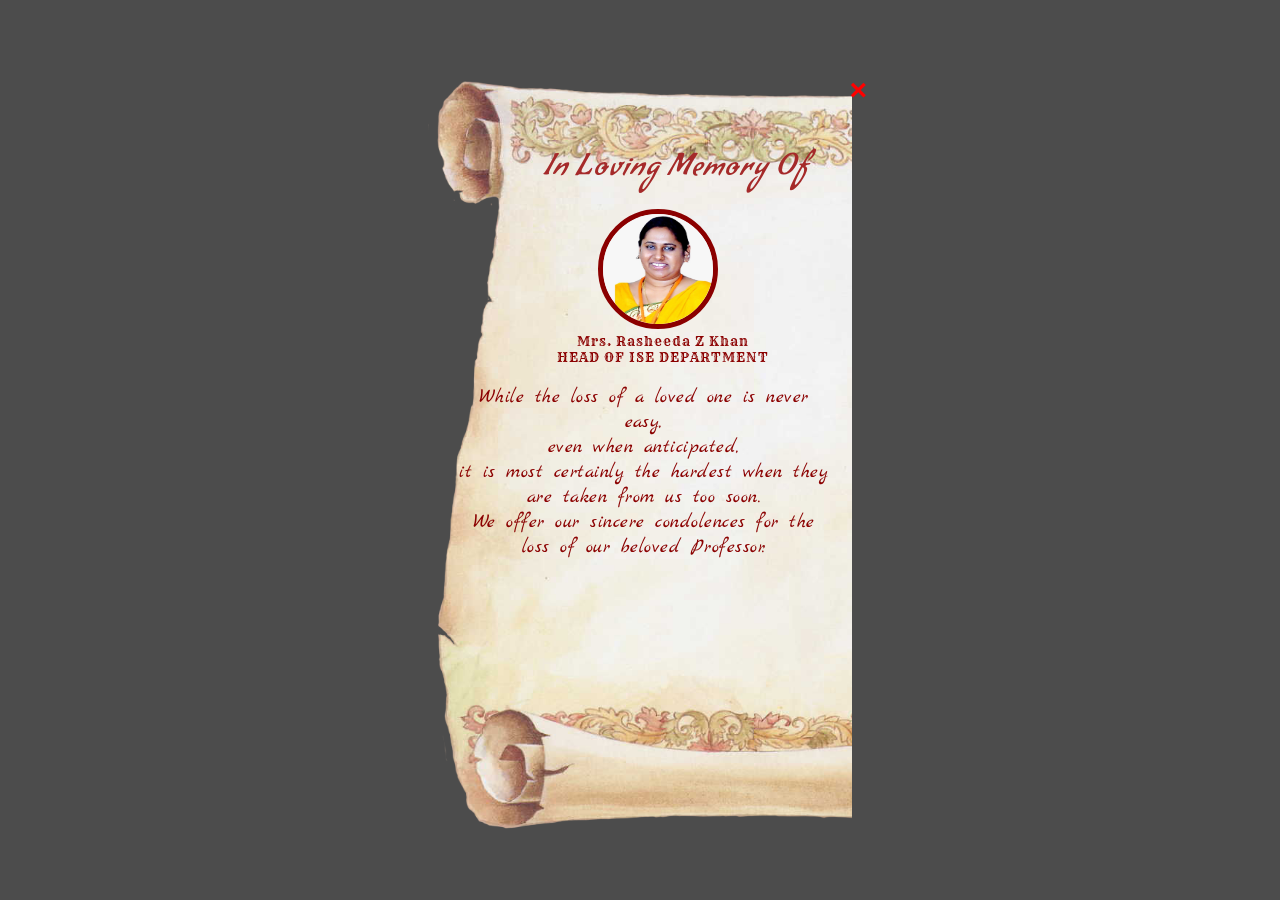
<file: index.html>
<!DOCTYPE html>
<html>
<head>
	<title>pop</title>
	<link rel="stylesheet" href="pop/fonts/font.css">
     <link rel="stylesheet" href="pop/popup.css">
     <script src="pop/script.js"></script>
</head>
<body onload="pop()">
<div id="popup1" class="foreground">
        <div class="popup">
            <div class="popupcontainer">
            <h7>In Loving Memory Of</h7>
            <a class="close" href="index1.php">&times;</a>
            <div class="popupcontent">
                <figure style="text-align: center">
                    <img src="pop/pic.jpg" alt="IMAGE"/>
                    <figcaption>Mrs. Rasheeda Z Khan<br/>HEAD OF ISE DEPARTMENT
                    </figcaption>
                </figure>
                <p>While the loss of a loved one is never easy,<br/> even when anticipated,
                <br/>it is most certainly the hardest when they are taken from us too soon.<br/>
                    We offer our sincere condolences for the loss of our beloved Professor.</p>
            </div>
            </div>
        </div>
    </div>
</body>
</html>
</file>
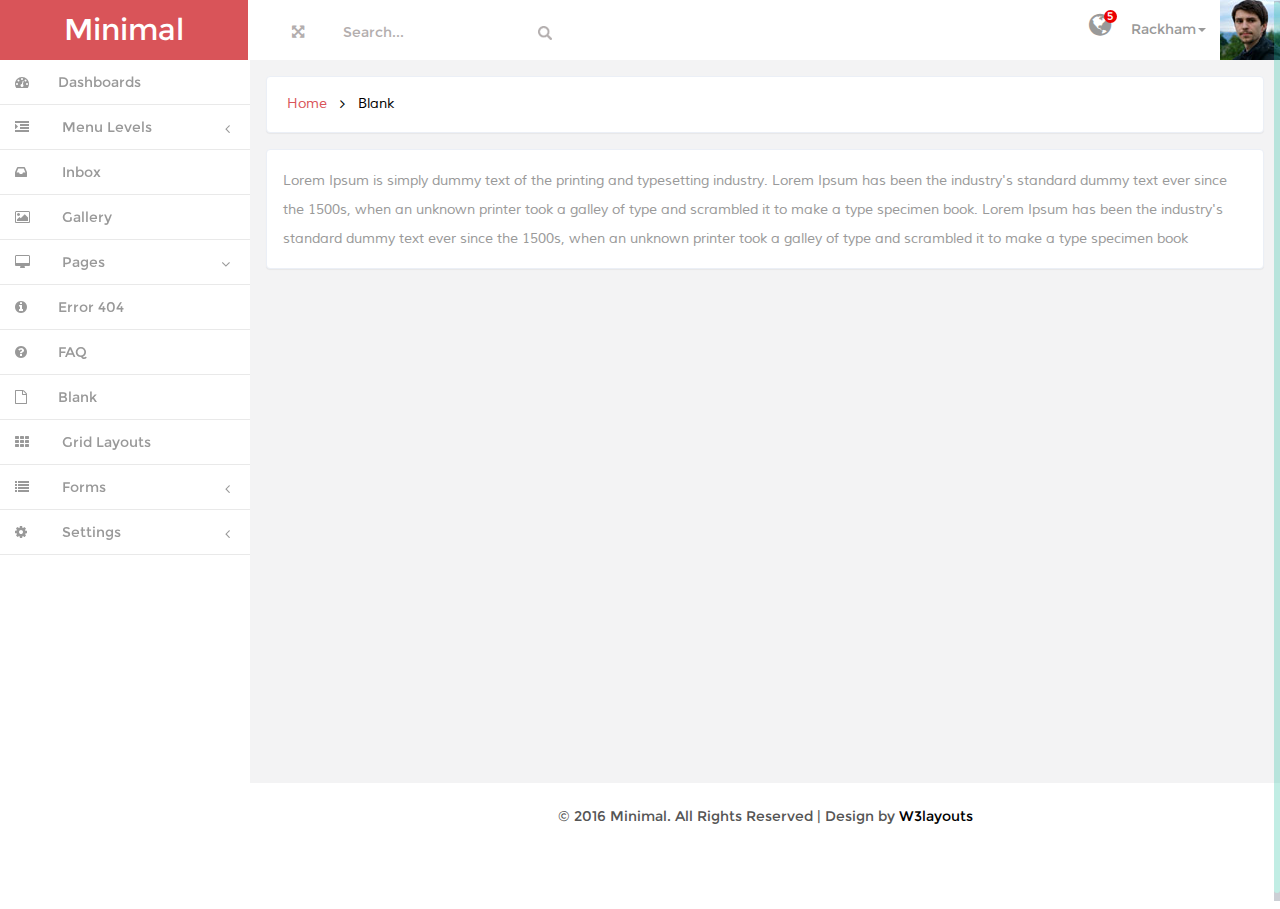
<file: admin/blank.html>
<!DOCTYPE HTML>
<html>
<head>
<title>blank</title>
<meta name="viewport" content="width=device-width, initial-scale=1">
<meta http-equiv="Content-Type" content="text/html; charset=utf-8" />
<meta name="keywords" content="Minimal Responsive web template, Bootstrap Web Templates, Flat Web Templates, Android Compatible web template, 
Smartphone Compatible web template, free webdesigns for Nokia, Samsung, LG, SonyEricsson, Motorola web design" />
<script type="application/x-javascript"> addEventListener("load", function() { setTimeout(hideURLbar, 0); }, false); function hideURLbar(){ window.scrollTo(0,1); } </script>
<link href="css/bootstrap.min.css" rel='stylesheet' type='text/css' />
<!-- Custom Theme files -->
<link href="css/style.css" rel='stylesheet' type='text/css' />
<link href="css/font-awesome.css" rel="stylesheet"> 
<script src="js/jquery.min.js"> </script>
<script src="js/bootstrap.min.js"> </script>
  
<!-- Mainly scripts -->
<script src="js/jquery.metisMenu.js"></script>
<script src="js/jquery.slimscroll.min.js"></script>
<!-- Custom and plugin javascript -->
<link href="css/custom.css" rel="stylesheet">
<script src="js/custom.js"></script>
<script src="js/screenfull.js"></script>
		<script>
		$(function () {
			$('#supported').text('Supported/allowed: ' + !!screenfull.enabled);

			if (!screenfull.enabled) {
				return false;
			}

			

			$('#toggle').click(function () {
				screenfull.toggle($('#container')[0]);
			});
			

			
		});
		</script>



</head>
<body>
<div id="wrapper">
       <!----->
        <nav class="navbar-default navbar-static-top" role="navigation">
             <div class="navbar-header">
                <button type="button" class="navbar-toggle" data-toggle="collapse" data-target=".navbar-collapse">
                    <span class="sr-only">Toggle navigation</span>
                    <span class="icon-bar"></span>
                    <span class="icon-bar"></span>
                    <span class="icon-bar"></span>
                </button>
               <h1> <a class="navbar-brand" href="index.html">Minimal</a></h1>         
			   </div>
			 <div class=" border-bottom">
        	<div class="full-left">
        	  <section class="full-top">
				<button id="toggle"><i class="fa fa-arrows-alt"></i></button>	
			</section>
			<form class=" navbar-left-right">
              <input type="text"  value="Search..." onfocus="this.value = '';" onblur="if (this.value == '') {this.value = 'Search...';}">
              <input type="submit" value="" class="fa fa-search">
            </form>
            <div class="clearfix"> </div>
           </div>
     
       
            <!-- Brand and toggle get grouped for better mobile display -->
		 
		   <!-- Collect the nav links, forms, and other content for toggling -->
		    <div class="drop-men" >
		        <ul class=" nav_1">
		           
		    		<li class="dropdown at-drop">
		              <a href="#" class="dropdown-toggle dropdown-at " data-toggle="dropdown"><i class="fa fa-globe"></i> <span class="number">5</span></a>
		              <ul class="dropdown-menu menu1 " role="menu">
		                <li><a href="#">
		               
		                	<div class="user-new">
		                	<p>New user registered</p>
		                	<span>40 seconds ago</span>
		                	</div>
		                	<div class="user-new-left">
		                
		                	<i class="fa fa-user-plus"></i>
		                	</div>
		                	<div class="clearfix"> </div>
		                	</a></li>
		                <li><a href="#">
		                	<div class="user-new">
		                	<p>Someone special liked this</p>
		                	<span>3 minutes ago</span>
		                	</div>
		                	<div class="user-new-left">
		                
		                	<i class="fa fa-heart"></i>
		                	</div>
		                	<div class="clearfix"> </div>
		                </a></li>
		                <li><a href="#">
		                	<div class="user-new">
		                	<p>John cancelled the event</p>
		                	<span>4 hours ago</span>
		                	</div>
		                	<div class="user-new-left">
		                
		                	<i class="fa fa-times"></i>
		                	</div>
		                	<div class="clearfix"> </div>
		                </a></li>
		                <li><a href="#">
		                	<div class="user-new">
		                	<p>The server is status is stable</p>
		                	<span>yesterday at 08:30am</span>
		                	</div>
		                	<div class="user-new-left">
		                
		                	<i class="fa fa-info"></i>
		                	</div>
		                	<div class="clearfix"> </div>
		                </a></li>
		                <li><a href="#">
		                	<div class="user-new">
		                	<p>New comments waiting approval</p>
		                	<span>Last Week</span>
		                	</div>
		                	<div class="user-new-left">
		                
		                	<i class="fa fa-rss"></i>
		                	</div>
		                	<div class="clearfix"> </div>
		                </a></li>
		                <li><a href="#" class="view">View all messages</a></li>
		              </ul>
		            </li>
					<li class="dropdown">
		              <a href="#" class="dropdown-toggle dropdown-at" data-toggle="dropdown"><span class=" name-caret">Rackham<i class="caret"></i></span><img src="images/wo.jpg"></a>
		              <ul class="dropdown-menu " role="menu">
		                <li><a href="profile.html"><i class="fa fa-user"></i>Edit Profile</a></li>
		                <li><a href="inbox.html"><i class="fa fa-envelope"></i>Inbox</a></li>
		                <li><a href="calendar.html"><i class="fa fa-calendar"></i>Calender</a></li>
		                <li><a href="inbox.html"><i class="fa fa-clipboard"></i>Tasks</a></li>
		              </ul>
		            </li>
		           
		        </ul>
		     </div><!-- /.navbar-collapse -->
			<div class="clearfix">
       
     </div>
	  
		    <div class="navbar-default sidebar" role="navigation">
                <div class="sidebar-nav navbar-collapse">
                <ul class="nav" id="side-menu">
				
                    <li>
                        <a href="index.html" class=" hvr-bounce-to-right"><i class="fa fa-dashboard nav_icon "></i><span class="nav-label">Dashboards</span> </a>
                    </li>
                   
                    <li>
                        <a href="#" class=" hvr-bounce-to-right"><i class="fa fa-indent nav_icon"></i> <span class="nav-label">Menu Levels</span><span class="fa arrow"></span></a>
                        <ul class="nav nav-second-level">
                            <li><a href="graphs.html" class=" hvr-bounce-to-right"> <i class="fa fa-area-chart nav_icon"></i>Graphs</a></li>
                            
                            <li><a href="maps.html" class=" hvr-bounce-to-right"><i class="fa fa-map-marker nav_icon"></i>Maps</a></li>
			
						<li><a href="typography.html" class=" hvr-bounce-to-right"><i class="fa fa-file-text-o nav_icon"></i>Typography</a></li>

					   </ul>
                    </li>
					 <li>
                        <a href="inbox.html" class=" hvr-bounce-to-right"><i class="fa fa-inbox nav_icon"></i> <span class="nav-label">Inbox</span> </a>
                    </li>
                    
                    <li>
                        <a href="gallery.html" class=" hvr-bounce-to-right"><i class="fa fa-picture-o nav_icon"></i> <span class="nav-label">Gallery</span> </a>
                    </li>
                     <li>
                        <a href="#" class=" hvr-bounce-to-right"><i class="fa fa-desktop nav_icon"></i> <span class="nav-label">Pages</span><span class="fa arrow"></span></a>
                        <ul class="nav nav-second-level">
                            <li><a href="404.html" class=" hvr-bounce-to-right"> <i class="fa fa-info-circle nav_icon"></i>Error 404</a></li>
                            <li><a href="faq.html" class=" hvr-bounce-to-right"><i class="fa fa-question-circle nav_icon"></i>FAQ</a></li>
                            <li><a href="blank.html" class=" hvr-bounce-to-right"><i class="fa fa-file-o nav_icon"></i>Blank</a></li>
                       </ul>
                    </li>
                     <li>
                        <a href="layout.html" class=" hvr-bounce-to-right"><i class="fa fa-th nav_icon"></i> <span class="nav-label">Grid Layouts</span> </a>
                    </li>
                   
                    <li>
                        <a href="#" class=" hvr-bounce-to-right"><i class="fa fa-list nav_icon"></i> <span class="nav-label">Forms</span><span class="fa arrow"></span></a>
                        <ul class="nav nav-second-level">
                            <li><a href="forms.html" class=" hvr-bounce-to-right"><i class="fa fa-align-left nav_icon"></i>Basic forms</a></li>
                            <li><a href="validation.html" class=" hvr-bounce-to-right"><i class="fa fa-check-square-o nav_icon"></i>Validation</a></li>
                        </ul>
                    </li>
                   
                    <li>
                        <a href="#" class=" hvr-bounce-to-right"><i class="fa fa-cog nav_icon"></i> <span class="nav-label">Settings</span><span class="fa arrow"></span></a>
                        <ul class="nav nav-second-level">
                            <li><a href="signin.html" class=" hvr-bounce-to-right"><i class="fa fa-sign-in nav_icon"></i>Signin</a></li>
                            <li><a href="signup.html" class=" hvr-bounce-to-right"><i class="fa fa-sign-in nav_icon"></i>Singup</a></li>
                        </ul>
                    </li>
                </ul>
            </div>
			</div>
        </nav>
		 <div id="page-wrapper" class="gray-bg dashbard-1">
       <div class="content-main">
 
 	<!--banner-->	
		     <div class="banner">
		    	<h2>
				<a href="index.html">Home</a>
				<i class="fa fa-angle-right"></i>
				<span>Blank</span>
				</h2>
		    </div>
		<!--//banner-->
 	 <!--faq-->
 	<div class="blank">
	

			<div class="blank-page">
				
	        	<p>Lorem Ipsum is simply dummy text of the printing and typesetting industry. Lorem Ipsum has been the industry's standard dummy text ever since the 1500s, when an unknown printer took a galley of type and scrambled it to make a type specimen book.
	        		Lorem Ipsum has been the industry's standard dummy text ever since the 1500s, when an unknown printer took a galley of type and scrambled it to make a type specimen book</p>
	        </div>
	       </div>
	
	<!--//faq-->
		<!---->
<div class="copy">
            <p> &copy; 2016 Minimal. All Rights Reserved | Design by <a href="http://w3layouts.com/" target="_blank">W3layouts</a> </p>	    </div>
		</div>
		</div>
		<div class="clearfix"> </div>
       </div>
     
<!---->
<!--scrolling js-->
	<script src="js/jquery.nicescroll.js"></script>
	<script src="js/scripts.js"></script>
	<!--//scrolling js-->
</body>
</html>
</file>
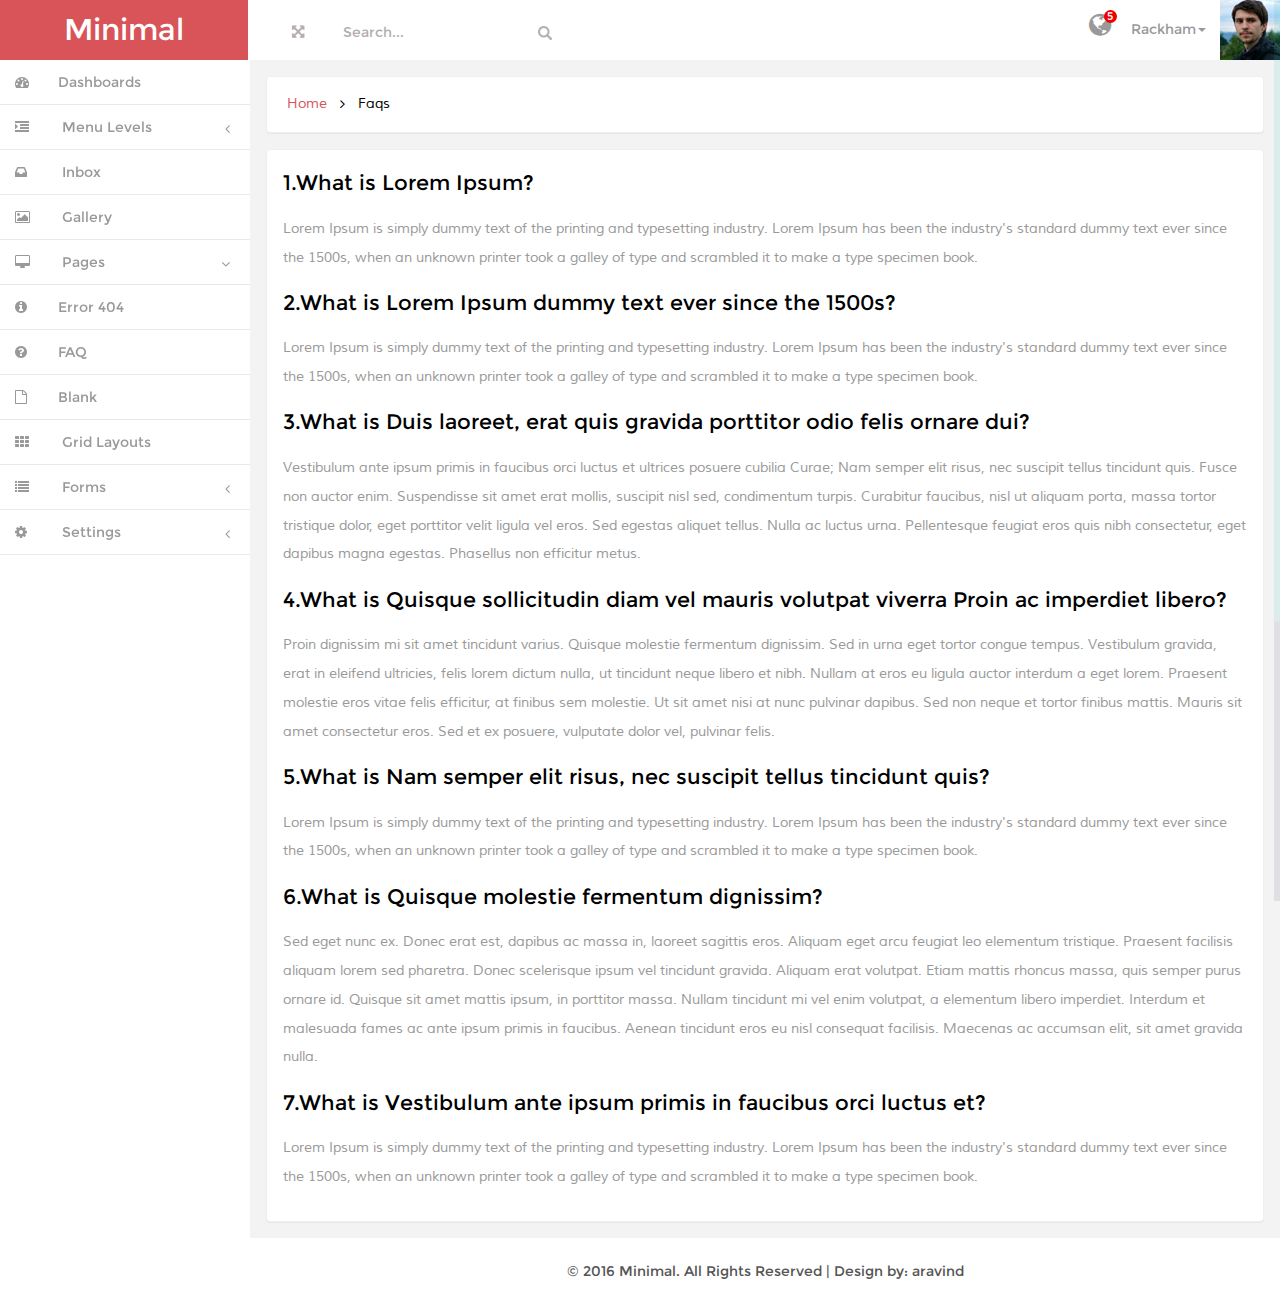
<file: admin/faq.html>
<!DOCTYPE HTML>
<html>
<head>
<title>faq</title>
<meta name="viewport" content="width=device-width, initial-scale=1">
<meta http-equiv="Content-Type" content="text/html; charset=utf-8" />
<meta name="keywords" content="Minimal Responsive web template, Bootstrap Web Templates, Flat Web Templates, Android Compatible web template, 
Smartphone Compatible web template, free webdesigns for Nokia, Samsung, LG, SonyEricsson, Motorola web design" />
<script type="application/x-javascript"> addEventListener("load", function() { setTimeout(hideURLbar, 0); }, false); function hideURLbar(){ window.scrollTo(0,1); } </script>
<link href="css/bootstrap.min.css" rel='stylesheet' type='text/css' />
<!-- Custom Theme files -->
<link href="css/style.css" rel='stylesheet' type='text/css' />
<link href="css/font-awesome.css" rel="stylesheet"> 
<script src="js/jquery.min.js"> </script>
<script src="js/bootstrap.min.js"> </script>
  
<!-- Mainly scripts -->
<script src="js/jquery.metisMenu.js"></script>
<script src="js/jquery.slimscroll.min.js"></script>
<!-- Custom and plugin javascript -->
<link href="css/custom.css" rel="stylesheet">
<script src="js/custom.js"></script>
<script src="js/screenfull.js"></script>
		<script>
		$(function () {
			$('#supported').text('Supported/allowed: ' + !!screenfull.enabled);

			if (!screenfull.enabled) {
				return false;
			}

			

			$('#toggle').click(function () {
				screenfull.toggle($('#container')[0]);
			});
			

			
		});
		</script>



</head>
<body>
<div id="wrapper">
       <!----->
        <nav class="navbar-default navbar-static-top" role="navigation">
             <div class="navbar-header">
                <button type="button" class="navbar-toggle" data-toggle="collapse" data-target=".navbar-collapse">
                    <span class="sr-only">Toggle navigation</span>
                    <span class="icon-bar"></span>
                    <span class="icon-bar"></span>
                    <span class="icon-bar"></span>
                </button>
               <h1> <a class="navbar-brand" href="index.html">Minimal</a></h1>         
			   </div>
			 <div class=" border-bottom">
        	<div class="full-left">
        	  <section class="full-top">
				<button id="toggle"><i class="fa fa-arrows-alt"></i></button>	
			</section>
			<form class=" navbar-left-right">
              <input type="text"  value="Search..." onfocus="this.value = '';" onblur="if (this.value == '') {this.value = 'Search...';}">
              <input type="submit" value="" class="fa fa-search">
            </form>
            <div class="clearfix"> </div>
           </div>
     
       
            <!-- Brand and toggle get grouped for better mobile display -->
		 
		   <!-- Collect the nav links, forms, and other content for toggling -->
		    <div class="drop-men" >
		        <ul class=" nav_1">
		           
		    		<li class="dropdown at-drop">
		              <a href="#" class="dropdown-toggle dropdown-at " data-toggle="dropdown"><i class="fa fa-globe"></i> <span class="number">5</span></a>
		              <ul class="dropdown-menu menu1 " role="menu">
		                <li><a href="#">
		               
		                	<div class="user-new">
		                	<p>New user registered</p>
		                	<span>40 seconds ago</span>
		                	</div>
		                	<div class="user-new-left">
		                
		                	<i class="fa fa-user-plus"></i>
		                	</div>
		                	<div class="clearfix"> </div>
		                	</a></li>
		                <li><a href="#">
		                	<div class="user-new">
		                	<p>Someone special liked this</p>
		                	<span>3 minutes ago</span>
		                	</div>
		                	<div class="user-new-left">
		                
		                	<i class="fa fa-heart"></i>
		                	</div>
		                	<div class="clearfix"> </div>
		                </a></li>
		                <li><a href="#">
		                	<div class="user-new">
		                	<p>John cancelled the event</p>
		                	<span>4 hours ago</span>
		                	</div>
		                	<div class="user-new-left">
		                
		                	<i class="fa fa-times"></i>
		                	</div>
		                	<div class="clearfix"> </div>
		                </a></li>
		                <li><a href="#">
		                	<div class="user-new">
		                	<p>The server is status is stable</p>
		                	<span>yesterday at 08:30am</span>
		                	</div>
		                	<div class="user-new-left">
		                
		                	<i class="fa fa-info"></i>
		                	</div>
		                	<div class="clearfix"> </div>
		                </a></li>
		                <li><a href="#">
		                	<div class="user-new">
		                	<p>New comments waiting approval</p>
		                	<span>Last Week</span>
		                	</div>
		                	<div class="user-new-left">
		                
		                	<i class="fa fa-rss"></i>
		                	</div>
		                	<div class="clearfix"> </div>
		                </a></li>
		                <li><a href="#" class="view">View all messages</a></li>
		              </ul>
		            </li>
					<li class="dropdown">
		              <a href="#" class="dropdown-toggle dropdown-at" data-toggle="dropdown"><span class=" name-caret">Rackham<i class="caret"></i></span><img src="images/wo.jpg"></a>
		              <ul class="dropdown-menu " role="menu">
		                <li><a href="profile.html"><i class="fa fa-user"></i>Edit Profile</a></li>
		                <li><a href="inbox.html"><i class="fa fa-envelope"></i>Inbox</a></li>
		                <li><a href="calendar.html"><i class="fa fa-calendar"></i>Calender</a></li>
		                <li><a href="inbox.html"><i class="fa fa-clipboard"></i>Tasks</a></li>
		              </ul>
		            </li>
		           
		        </ul>
		     </div><!-- /.navbar-collapse -->
			<div class="clearfix">
       
     </div>
	  
		    <div class="navbar-default sidebar" role="navigation">
                <div class="sidebar-nav navbar-collapse">
                <ul class="nav" id="side-menu">
				
                    <li>
                        <a href="index.html" class=" hvr-bounce-to-right"><i class="fa fa-dashboard nav_icon "></i><span class="nav-label">Dashboards</span> </a>
                    </li>
                   
                    <li>
                        <a href="#" class=" hvr-bounce-to-right"><i class="fa fa-indent nav_icon"></i> <span class="nav-label">Menu Levels</span><span class="fa arrow"></span></a>
                        <ul class="nav nav-second-level">
                            <li><a href="graphs.html" class=" hvr-bounce-to-right"> <i class="fa fa-area-chart nav_icon"></i>Graphs</a></li>
                            
                            <li><a href="maps.html" class=" hvr-bounce-to-right"><i class="fa fa-map-marker nav_icon"></i>Maps</a></li>
			
						<li><a href="typography.html" class=" hvr-bounce-to-right"><i class="fa fa-file-text-o nav_icon"></i>Typography</a></li>

					   </ul>
                    </li>
					 <li>
                        <a href="inbox.html" class=" hvr-bounce-to-right"><i class="fa fa-inbox nav_icon"></i> <span class="nav-label">Inbox</span> </a>
                    </li>
                    
                    <li>
                        <a href="gallery.html" class=" hvr-bounce-to-right"><i class="fa fa-picture-o nav_icon"></i> <span class="nav-label">Gallery</span> </a>
                    </li>
                     <li>
                        <a href="#" class=" hvr-bounce-to-right"><i class="fa fa-desktop nav_icon"></i> <span class="nav-label">Pages</span><span class="fa arrow"></span></a>
                        <ul class="nav nav-second-level">
                            <li><a href="404.html" class=" hvr-bounce-to-right"> <i class="fa fa-info-circle nav_icon"></i>Error 404</a></li>
                            <li><a href="faq.html" class=" hvr-bounce-to-right"><i class="fa fa-question-circle nav_icon"></i>FAQ</a></li>
                            <li><a href="blank.html" class=" hvr-bounce-to-right"><i class="fa fa-file-o nav_icon"></i>Blank</a></li>
                       </ul>
                    </li>
                     <li>
                        <a href="layout.html" class=" hvr-bounce-to-right"><i class="fa fa-th nav_icon"></i> <span class="nav-label">Grid Layouts</span> </a>
                    </li>
                   
                    <li>
                        <a href="#" class=" hvr-bounce-to-right"><i class="fa fa-list nav_icon"></i> <span class="nav-label">Forms</span><span class="fa arrow"></span></a>
                        <ul class="nav nav-second-level">
                            <li><a href="forms.html" class=" hvr-bounce-to-right"><i class="fa fa-align-left nav_icon"></i>Basic forms</a></li>
                            <li><a href="validation.html" class=" hvr-bounce-to-right"><i class="fa fa-check-square-o nav_icon"></i>Validation</a></li>
                        </ul>
                    </li>
                   
                    <li>
                        <a href="#" class=" hvr-bounce-to-right"><i class="fa fa-cog nav_icon"></i> <span class="nav-label">Settings</span><span class="fa arrow"></span></a>
                        <ul class="nav nav-second-level">
                            <li><a href="signin.html" class=" hvr-bounce-to-right"><i class="fa fa-sign-in nav_icon"></i>Signin</a></li>
                            <li><a href="signup.html" class=" hvr-bounce-to-right"><i class="fa fa-sign-in nav_icon"></i>Singup</a></li>
                        </ul>
                    </li>
                </ul>
            </div>
			</div>
        </nav>
		 <div id="page-wrapper" class="gray-bg dashbard-1">
       <div class="content-main">
 
 	<!--banner-->	
		   <div class="banner">
				<h2>
				<a href="index.html">Home</a>
				<i class="fa fa-angle-right"></i>
				<span>Faqs</span>
				</h2>
		    </div>
		<!--//banner-->
 	 <!--faq-->
 	<div class="asked">
	

			<div class="questions">
				<h5>1.What is Lorem Ipsum?</h5>
	        	<p>Lorem Ipsum is simply dummy text of the printing and typesetting industry. Lorem Ipsum has been the industry's standard dummy text ever since the 1500s, when an unknown printer took a galley of type and scrambled it to make a type specimen book.</p>
	        </div>
			 <div class="questions">
				<h5>2.What is Lorem Ipsum dummy text ever since the 1500s?</h5>
			    <p>Lorem Ipsum is simply dummy text of the printing and typesetting industry. Lorem Ipsum has been the industry's standard dummy text ever since the 1500s, when an unknown printer took a galley of type and scrambled it to make a type specimen book.</p>
			 </div>	
			  <div class="questions">
				<h5>3.What is Duis laoreet, erat quis gravida porttitor odio felis ornare dui?</h5>
				<p>Vestibulum ante ipsum primis in faucibus orci luctus et ultrices posuere cubilia Curae; Nam semper elit risus, nec suscipit tellus tincidunt quis. Fusce non auctor enim. Suspendisse sit amet erat mollis, suscipit nisl sed, condimentum turpis. Curabitur faucibus, nisl ut aliquam porta, massa tortor tristique dolor, eget porttitor velit ligula vel eros. Sed egestas aliquet tellus. Nulla ac luctus urna. Pellentesque feugiat eros quis nibh consectetur, eget dapibus magna egestas. Phasellus non efficitur metus.</p>
			 </div>	
			  <div class="questions">
				<h5>4.What is Quisque sollicitudin diam vel mauris volutpat viverra Proin ac imperdiet libero?</h5>
				<p>Proin dignissim mi sit amet tincidunt varius. Quisque molestie fermentum dignissim. Sed in urna eget tortor congue tempus. Vestibulum gravida, erat in eleifend ultricies, felis lorem dictum nulla, ut tincidunt neque libero et nibh. Nullam at eros eu ligula auctor interdum a eget lorem. Praesent molestie eros vitae felis efficitur, at finibus sem molestie. Ut sit amet nisi at nunc pulvinar dapibus. Sed non neque et tortor finibus mattis. Mauris sit amet consectetur eros. Sed et ex posuere, vulputate dolor vel, pulvinar felis. </p>
			 </div>	
			 
			  <div class="questions">
				<h5>5.What is Nam semper elit risus, nec suscipit tellus tincidunt quis?</h5>
			    <p>Lorem Ipsum is simply dummy text of the printing and typesetting industry. Lorem Ipsum has been the industry's standard dummy text ever since the 1500s, when an unknown printer took a galley of type and scrambled it to make a type specimen book.</p>
			 </div>	
			  <div class="questions">
				<h5>6.What is Quisque molestie fermentum dignissim?</h5>
				<p>Sed eget nunc ex. Donec erat est, dapibus ac massa in, laoreet sagittis eros. Aliquam eget arcu feugiat leo elementum tristique. Praesent facilisis aliquam lorem sed pharetra. Donec scelerisque ipsum vel tincidunt gravida. Aliquam erat volutpat. Etiam mattis rhoncus massa, quis semper purus ornare id. Quisque sit amet mattis ipsum, in porttitor massa. Nullam tincidunt mi vel enim volutpat, a elementum libero imperdiet. Interdum et malesuada fames ac ante ipsum primis in faucibus. Aenean tincidunt eros eu nisl consequat facilisis. Maecenas ac accumsan elit, sit amet gravida nulla.</p>
			 </div>	
			  <div class="questions">
				<h5>7.What is Vestibulum ante ipsum primis in faucibus orci luctus et?</h5>
			    <p>Lorem Ipsum is simply dummy text of the printing and typesetting industry. Lorem Ipsum has been the industry's standard dummy text ever since the 1500s, when an unknown printer took a galley of type and scrambled it to make a type specimen book.</p>
			 </div>				    

</div>
	<!--//faq-->
		<!---->
<div class="copy">
            <p> &copy; 2016 Minimal. All Rights Reserved | Design by: aravind</p>	    </div>
		</div>
		</div>
		<div class="clearfix"> </div>
       </div>
     
<!---->
<!--scrolling js-->
	<script src="js/jquery.nicescroll.js"></script>
	<script src="js/scripts.js"></script>
	<!--//scrolling js-->
</body>
</html>
</file>
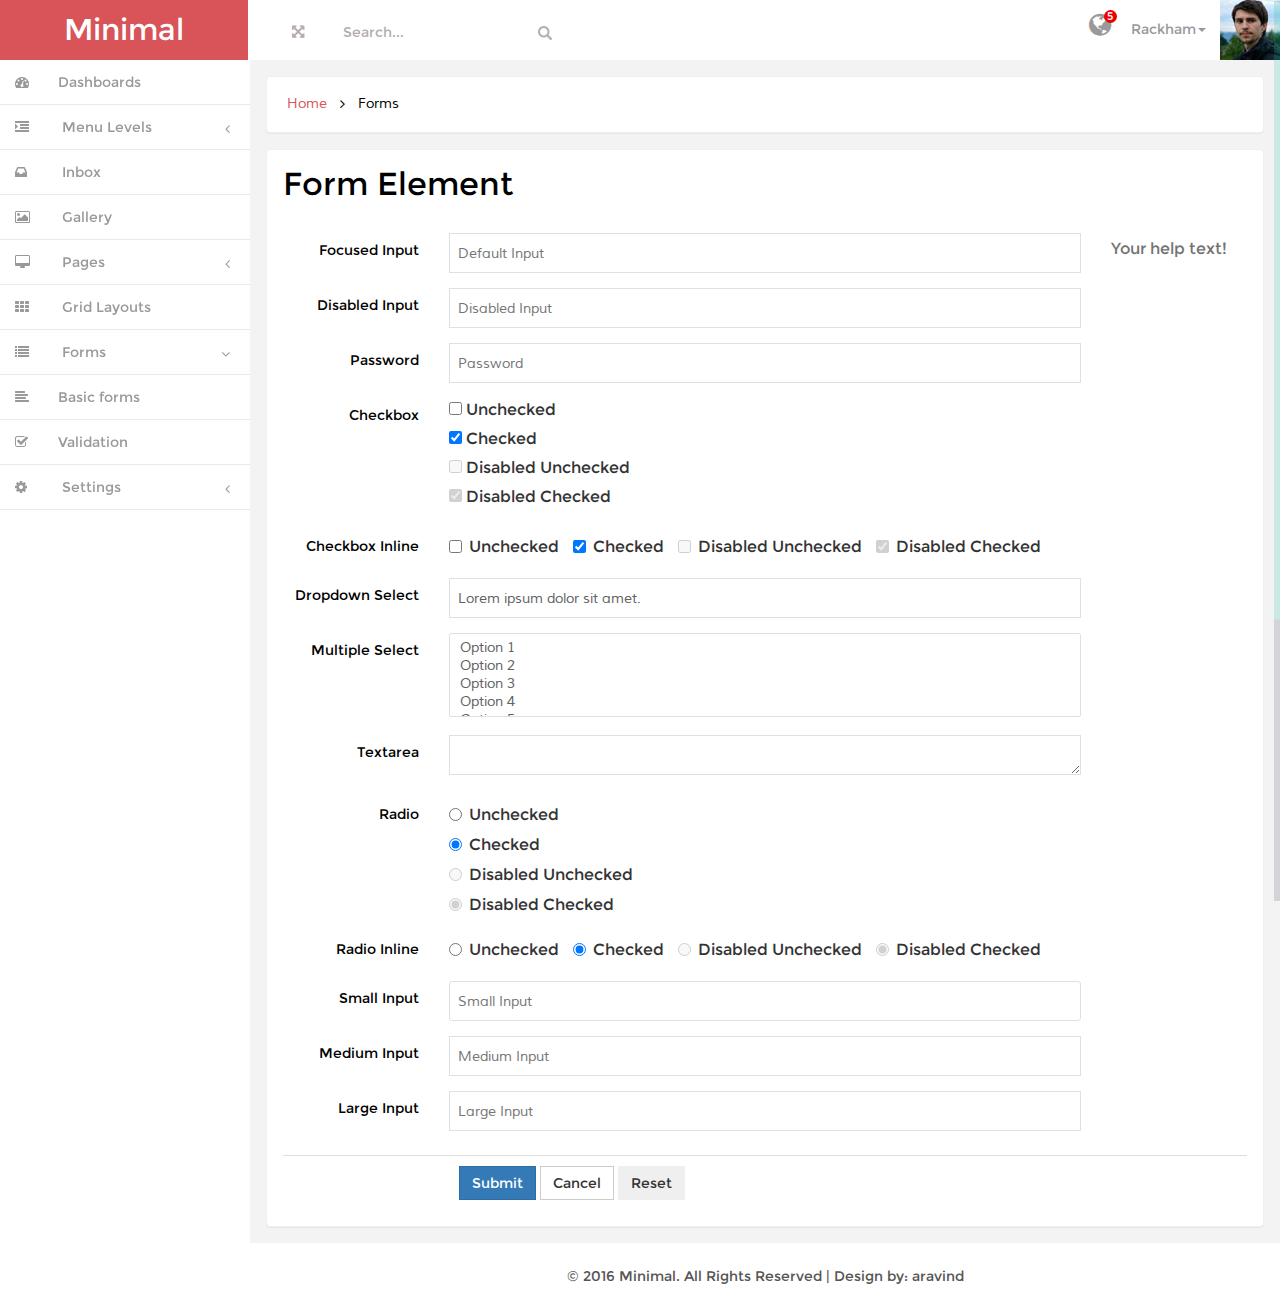
<file: admin/forms.html>
<!DOCTYPE HTML>
<html>
<head>
<title>forms</title>
<meta name="viewport" content="width=device-width, initial-scale=1">
<meta http-equiv="Content-Type" content="text/html; charset=utf-8" />
<meta name="keywords" content="Minimal Responsive web template, Bootstrap Web Templates, Flat Web Templates, Android Compatible web template, 
Smartphone Compatible web template, free webdesigns for Nokia, Samsung, LG, SonyEricsson, Motorola web design" />
<script type="application/x-javascript"> addEventListener("load", function() { setTimeout(hideURLbar, 0); }, false); function hideURLbar(){ window.scrollTo(0,1); } </script>
<link href="css/bootstrap.min.css" rel='stylesheet' type='text/css' />
<!-- Custom Theme files -->
<link href="css/style.css" rel='stylesheet' type='text/css' />
<link href="css/font-awesome.css" rel="stylesheet"> 
<script src="js/jquery.min.js"> </script>
<script src="js/bootstrap.min.js"> </script>
  
<!-- Mainly scripts -->
<script src="js/jquery.metisMenu.js"></script>
<script src="js/jquery.slimscroll.min.js"></script>
<!-- Custom and plugin javascript -->
<link href="css/custom.css" rel="stylesheet">
<script src="js/custom.js"></script>
<script src="js/screenfull.js"></script>
		<script>
		$(function () {
			$('#supported').text('Supported/allowed: ' + !!screenfull.enabled);

			if (!screenfull.enabled) {
				return false;
			}

			

			$('#toggle').click(function () {
				screenfull.toggle($('#container')[0]);
			});
			

			
		});
		</script>

<!----->

</head>
<body>
<div id="wrapper">
     <!----->
        <nav class="navbar-default navbar-static-top" role="navigation">
             <div class="navbar-header">
                <button type="button" class="navbar-toggle" data-toggle="collapse" data-target=".navbar-collapse">
                    <span class="sr-only">Toggle navigation</span>
                    <span class="icon-bar"></span>
                    <span class="icon-bar"></span>
                    <span class="icon-bar"></span>
                </button>
               <h1> <a class="navbar-brand" href="index.html">Minimal</a></h1>         
			   </div>
			 <div class=" border-bottom">
        	<div class="full-left">
        	  <section class="full-top">
				<button id="toggle"><i class="fa fa-arrows-alt"></i></button>	
			</section>
			<form class=" navbar-left-right">
              <input type="text"  value="Search..." onfocus="this.value = '';" onblur="if (this.value == '') {this.value = 'Search...';}">
              <input type="submit" value="" class="fa fa-search">
            </form>
            <div class="clearfix"> </div>
           </div>
     
       
            <!-- Brand and toggle get grouped for better mobile display -->
		 
		   <!-- Collect the nav links, forms, and other content for toggling -->
		    <div class="drop-men" >
		        <ul class=" nav_1">
		           
		    		<li class="dropdown at-drop">
		              <a href="#" class="dropdown-toggle dropdown-at " data-toggle="dropdown"><i class="fa fa-globe"></i> <span class="number">5</span></a>
		              <ul class="dropdown-menu menu1 " role="menu">
		                <li><a href="#">
		               
		                	<div class="user-new">
		                	<p>New user registered</p>
		                	<span>40 seconds ago</span>
		                	</div>
		                	<div class="user-new-left">
		                
		                	<i class="fa fa-user-plus"></i>
		                	</div>
		                	<div class="clearfix"> </div>
		                	</a></li>
		                <li><a href="#">
		                	<div class="user-new">
		                	<p>Someone special liked this</p>
		                	<span>3 minutes ago</span>
		                	</div>
		                	<div class="user-new-left">
		                
		                	<i class="fa fa-heart"></i>
		                	</div>
		                	<div class="clearfix"> </div>
		                </a></li>
		                <li><a href="#">
		                	<div class="user-new">
		                	<p>John cancelled the event</p>
		                	<span>4 hours ago</span>
		                	</div>
		                	<div class="user-new-left">
		                
		                	<i class="fa fa-times"></i>
		                	</div>
		                	<div class="clearfix"> </div>
		                </a></li>
		                <li><a href="#">
		                	<div class="user-new">
		                	<p>The server is status is stable</p>
		                	<span>yesterday at 08:30am</span>
		                	</div>
		                	<div class="user-new-left">
		                
		                	<i class="fa fa-info"></i>
		                	</div>
		                	<div class="clearfix"> </div>
		                </a></li>
		                <li><a href="#">
		                	<div class="user-new">
		                	<p>New comments waiting approval</p>
		                	<span>Last Week</span>
		                	</div>
		                	<div class="user-new-left">
		                
		                	<i class="fa fa-rss"></i>
		                	</div>
		                	<div class="clearfix"> </div>
		                </a></li>
		                <li><a href="#" class="view">View all messages</a></li>
		              </ul>
		            </li>
					<li class="dropdown">
		              <a href="#" class="dropdown-toggle dropdown-at" data-toggle="dropdown"><span class=" name-caret">Rackham<i class="caret"></i></span><img src="images/wo.jpg"></a>
		              <ul class="dropdown-menu " role="menu">
		                <li><a href="profile.html"><i class="fa fa-user"></i>Edit Profile</a></li>
		                <li><a href="inbox.html"><i class="fa fa-envelope"></i>Inbox</a></li>
		                <li><a href="calendar.html"><i class="fa fa-calendar"></i>Calender</a></li>
		                <li><a href="inbox.html"><i class="fa fa-clipboard"></i>Tasks</a></li>
		              </ul>
		            </li>
		           
		        </ul>
		     </div><!-- /.navbar-collapse -->
			<div class="clearfix">
       
     </div>
	  
		    <div class="navbar-default sidebar" role="navigation">
                <div class="sidebar-nav navbar-collapse">
                <ul class="nav" id="side-menu">
				
                    <li>
                        <a href="index.html" class=" hvr-bounce-to-right"><i class="fa fa-dashboard nav_icon "></i><span class="nav-label">Dashboards</span> </a>
                    </li>
                   
                    <li>
                        <a href="#" class=" hvr-bounce-to-right"><i class="fa fa-indent nav_icon"></i> <span class="nav-label">Menu Levels</span><span class="fa arrow"></span></a>
                        <ul class="nav nav-second-level">
                            <li><a href="graphs.html" class=" hvr-bounce-to-right"> <i class="fa fa-area-chart nav_icon"></i>Graphs</a></li>
                            
                            <li><a href="maps.html" class=" hvr-bounce-to-right"><i class="fa fa-map-marker nav_icon"></i>Maps</a></li>
			
						<li><a href="typography.html" class=" hvr-bounce-to-right"><i class="fa fa-file-text-o nav_icon"></i>Typography</a></li>

					   </ul>
                    </li>
					 <li>
                        <a href="inbox.html" class=" hvr-bounce-to-right"><i class="fa fa-inbox nav_icon"></i> <span class="nav-label">Inbox</span> </a>
                    </li>
                    
                    <li>
                        <a href="gallery.html" class=" hvr-bounce-to-right"><i class="fa fa-picture-o nav_icon"></i> <span class="nav-label">Gallery</span> </a>
                    </li>
                     <li>
                        <a href="#" class=" hvr-bounce-to-right"><i class="fa fa-desktop nav_icon"></i> <span class="nav-label">Pages</span><span class="fa arrow"></span></a>
                        <ul class="nav nav-second-level">
                            <li><a href="404.html" class=" hvr-bounce-to-right"> <i class="fa fa-info-circle nav_icon"></i>Error 404</a></li>
                            <li><a href="faq.html" class=" hvr-bounce-to-right"><i class="fa fa-question-circle nav_icon"></i>FAQ</a></li>
                            <li><a href="blank.html" class=" hvr-bounce-to-right"><i class="fa fa-file-o nav_icon"></i>Blank</a></li>
                       </ul>
                    </li>
                     <li>
                        <a href="layout.html" class=" hvr-bounce-to-right"><i class="fa fa-th nav_icon"></i> <span class="nav-label">Grid Layouts</span> </a>
                    </li>
                   
                    <li>
                        <a href="#" class=" hvr-bounce-to-right"><i class="fa fa-list nav_icon"></i> <span class="nav-label">Forms</span><span class="fa arrow"></span></a>
                        <ul class="nav nav-second-level">
                            <li><a href="forms.html" class=" hvr-bounce-to-right"><i class="fa fa-align-left nav_icon"></i>Basic forms</a></li>
                            <li><a href="validation.html" class=" hvr-bounce-to-right"><i class="fa fa-check-square-o nav_icon"></i>Validation</a></li>
                        </ul>
                    </li>
                   
                    <li>
                        <a href="#" class=" hvr-bounce-to-right"><i class="fa fa-cog nav_icon"></i> <span class="nav-label">Settings</span><span class="fa arrow"></span></a>
                        <ul class="nav nav-second-level">
                            <li><a href="signin.html" class=" hvr-bounce-to-right"><i class="fa fa-sign-in nav_icon"></i>Signin</a></li>
                            <li><a href="signup.html" class=" hvr-bounce-to-right"><i class="fa fa-sign-in nav_icon"></i>Singup</a></li>
                        </ul>
                    </li>
                </ul>
            </div>
			</div>
        </nav>
		 <div id="page-wrapper" class="gray-bg dashbard-1">
       <div class="content-main">
 
 	<!--banner-->	
		     <div class="banner">
		    	<h2>
				<a href="index.html">Home</a>
				<i class="fa fa-angle-right"></i>
				<span>Forms</span>
				</h2>
		    </div>
		<!--//banner-->
 	<!--grid-->
 	<div class="grid-form">
 		


<!---->



<!---->
  <div class="grid-form1">
  	       <h3>Form Element</h3>
  	         <div class="tab-content">
						<div class="tab-pane active" id="horizontal-form">
							<form class="form-horizontal">
								<div class="form-group">
									<label for="focusedinput" class="col-sm-2 control-label">Focused Input</label>
									<div class="col-sm-8">
										<input type="text" class="form-control1" id="focusedinput" placeholder="Default Input">
									</div>
									<div class="col-sm-2">
										<p class="help-block">Your help text!</p>
									</div>
								</div>
								<div class="form-group">
									<label for="disabledinput" class="col-sm-2 control-label">Disabled Input</label>
									<div class="col-sm-8">
										<input disabled="" type="text" class="form-control1" id="disabledinput" placeholder="Disabled Input">
									</div>
								</div>
								<div class="form-group">
									<label for="inputPassword" class="col-sm-2 control-label">Password</label>
									<div class="col-sm-8">
										<input type="password" class="form-control1" id="inputPassword" placeholder="Password">
									</div>
								</div>
								<div class="form-group">
									<label for="checkbox" class="col-sm-2 control-label">Checkbox</label>
									<div class="col-sm-8">
										<div class="checkbox-inline1"><label><input type="checkbox"> Unchecked</label></div>
										<div class="checkbox-inline1"><label><input type="checkbox" checked=""> Checked</label></div>
										<div class="checkbox-inline1"><label><input type="checkbox" disabled=""> Disabled Unchecked</label></div>
										<div class="checkbox-inline1"><label><input type="checkbox" disabled="" checked=""> Disabled Checked</label></div>
									</div>
								</div>
								<div class="form-group">
									<label for="checkbox" class="col-sm-2 control-label">Checkbox Inline</label>
									<div class="col-sm-8">
										<div class="checkbox-inline"><label><input type="checkbox"> Unchecked</label></div>
										<div class="checkbox-inline"><label><input type="checkbox" checked=""> Checked</label></div>
										<div class="checkbox-inline"><label><input type="checkbox" disabled=""> Disabled Unchecked</label></div>
										<div class="checkbox-inline"><label><input type="checkbox" disabled="" checked=""> Disabled Checked</label></div>
									</div>
								</div>
								<div class="form-group">
									<label for="selector1" class="col-sm-2 control-label">Dropdown Select</label>
									<div class="col-sm-8"><select name="selector1" id="selector1" class="form-control1">
										<option>Lorem ipsum dolor sit amet.</option>
										<option>Dolore, ab unde modi est!</option>
										<option>Illum, fuga minus sit eaque.</option>
										<option>Consequatur ducimus maiores voluptatum minima.</option>
									</select></div>
								</div>
								<div class="form-group">
									<label class="col-sm-2 control-label">Multiple Select</label>
									<div class="col-sm-8">
										<select multiple="" class="form-control1">
											<option>Option 1</option>
											<option>Option 2</option>
											<option>Option 3</option>
											<option>Option 4</option>
											<option>Option 5</option>
										</select>
									</div>
								</div>
								<div class="form-group">
									<label for="txtarea1" class="col-sm-2 control-label">Textarea</label>
									<div class="col-sm-8"><textarea name="txtarea1" id="txtarea1" cols="50" rows="4" class="form-control1"></textarea></div>
								</div>
								<div class="form-group">
									<label for="radio" class="col-sm-2 control-label">Radio</label>
									<div class="col-sm-8">
										<div class="radio block"><label><input type="radio"> Unchecked</label></div>
										<div class="radio block"><label><input type="radio" checked=""> Checked</label></div>
										<div class="radio block"><label><input type="radio" disabled=""> Disabled Unchecked</label></div>
										<div class="radio block"><label><input type="radio" disabled="" checked=""> Disabled Checked</label></div>
									</div>
								</div>
								<div class="form-group">
									<label for="radio" class="col-sm-2 control-label">Radio Inline</label>
									<div class="col-sm-8">
										<div class="radio-inline"><label><input type="radio"> Unchecked</label></div>
										<div class="radio-inline"><label><input type="radio" checked=""> Checked</label></div>
										<div class="radio-inline"><label><input type="radio" disabled=""> Disabled Unchecked</label></div>
										<div class="radio-inline"><label><input type="radio" disabled="" checked=""> Disabled Checked</label></div>
									</div>
								</div>
								<div class="form-group">
									<label for="smallinput" class="col-sm-2 control-label label-input-sm">Small Input</label>
									<div class="col-sm-8">
										<input type="text" class="form-control1 input-sm" id="smallinput" placeholder="Small Input">
									</div>
								</div>
								<div class="form-group">
									<label for="mediuminput" class="col-sm-2 control-label">Medium Input</label>
									<div class="col-sm-8">
										<input type="text" class="form-control1" id="mediuminput" placeholder="Medium Input">
									</div>
								</div>
								<div class="form-group mb-n">
									<label for="largeinput" class="col-sm-2 control-label label-input-lg">Large Input</label>
									<div class="col-sm-8">
										<input type="text" class="form-control1 input-lg" id="largeinput" placeholder="Large Input">
									</div>
								</div>
							</form>
						</div>
					</div>
					
					<div class="bs-example" data-example-id="form-validation-states">
   
  </div>
  
	
      
      <div class="panel-footer">
		<div class="row">
			<div class="col-sm-8 col-sm-offset-2">
				<button class="btn-primary btn">Submit</button>
				<button class="btn-default btn">Cancel</button>
				<button class="btn-inverse btn">Reset</button>
			</div>
		</div>
	 </div>
    </form>
  </div>
 	</div>
 	<!--//grid-->
		<!---->
<div class="copy">
            <p> &copy; 2016 Minimal. All Rights Reserved | Design by: aravind</p>	    </div>
		</div>
		</div>
		<div class="clearfix"> </div>
       </div>
     <!--scrolling js-->
	<script src="js/jquery.nicescroll.js"></script>
	<script src="js/scripts.js"></script>
	<!--//scrolling js-->
<!---->

</body>
</html>
</file>
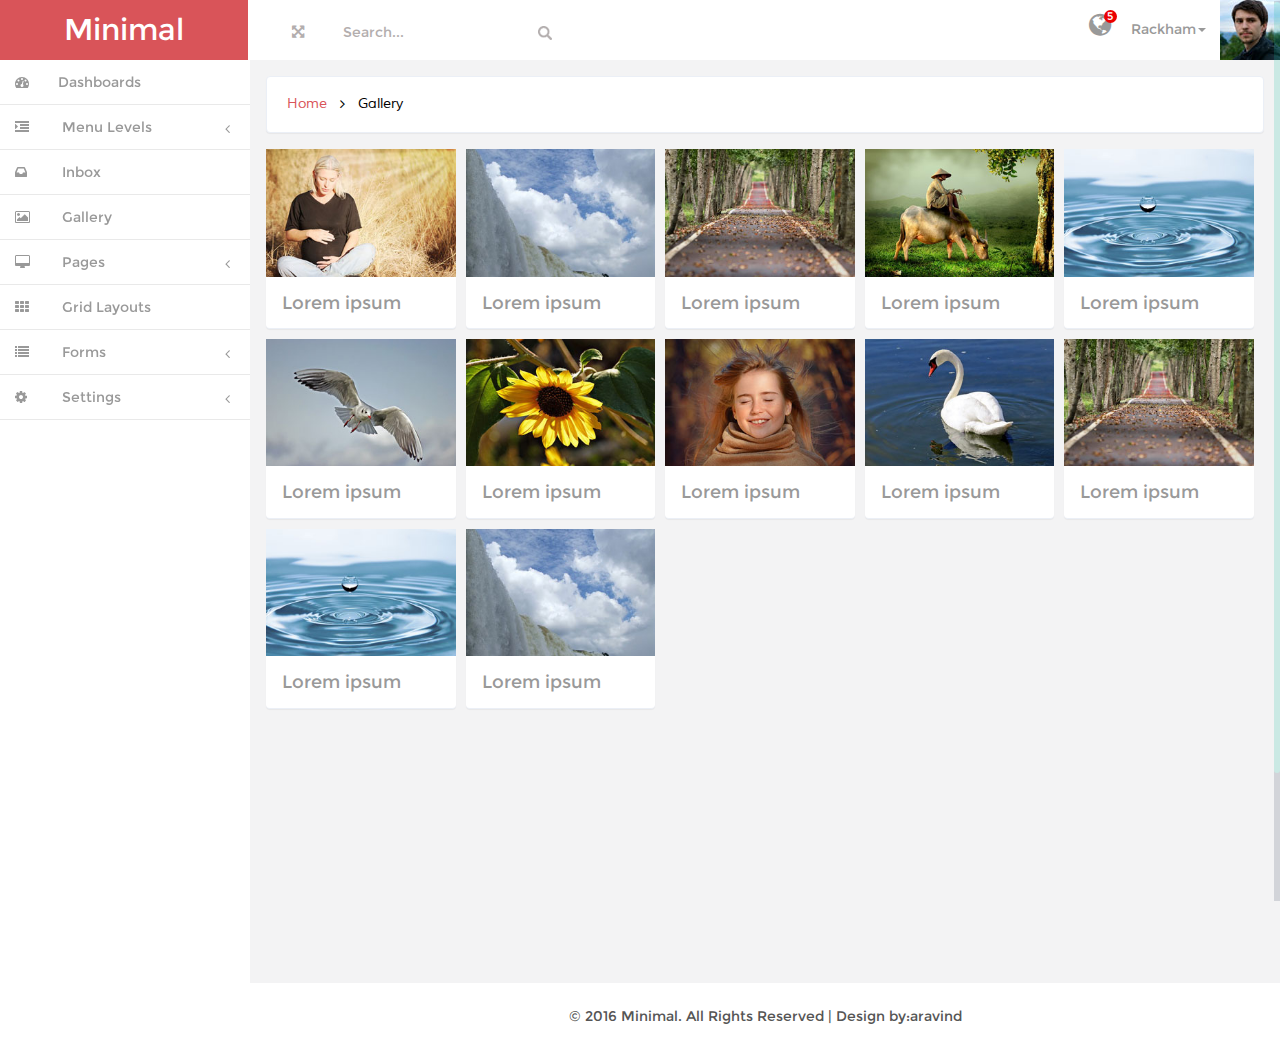
<file: admin/gallery.html>
<!DOCTYPE HTML>
<html>
<head>
<title>gallery</title>
<meta name="viewport" content="width=device-width, initial-scale=1">
<meta http-equiv="Content-Type" content="text/html; charset=utf-8" />
<meta name="keywords" content="Minimal Responsive web template, Bootstrap Web Templates, Flat Web Templates, Android Compatible web template, 
Smartphone Compatible web template, free webdesigns for Nokia, Samsung, LG, SonyEricsson, Motorola web design" />
<script type="application/x-javascript"> addEventListener("load", function() { setTimeout(hideURLbar, 0); }, false); function hideURLbar(){ window.scrollTo(0,1); } </script>
<link href="css/bootstrap.min.css" rel='stylesheet' type='text/css' />
<!--<link href="css/bootstrap.css" rel='stylesheet' type='text/css' />-->
<!-- Custom Theme files -->
<link href="css/style.css" rel='stylesheet' type='text/css' />
<link href="css/font-awesome.css" rel="stylesheet"> 
<script src="js/jquery.min.js"> </script>
<script src="js/bootstrap.min.js"> </script>
  
<!-- Mainly scripts -->
<script src="js/jquery.metisMenu.js"></script>
<script src="js/jquery.slimscroll.min.js"></script>
<!-- Custom and plugin javascript -->
<link href="css/custom.css" rel="stylesheet">
<script src="js/custom.js"></script>
<script src="js/screenfull.js"></script>
		<script>
		$(function () {
			$('#supported').text('Supported/allowed: ' + !!screenfull.enabled);

			if (!screenfull.enabled) {
				return false;
			}

			

			$('#toggle').click(function () {
				screenfull.toggle($('#container')[0]);
			});
			

			
		});
		</script>



</head>
<body>
<div id="wrapper">
        <!----->
        <nav class="navbar-default navbar-static-top" role="navigation">
             <div class="navbar-header">
                <button type="button" class="navbar-toggle" data-toggle="collapse" data-target=".navbar-collapse">
                    <span class="sr-only">Toggle navigation</span>
                    <span class="icon-bar"></span>
                    <span class="icon-bar"></span>
                    <span class="icon-bar"></span>
                </button>
               <h1> <a class="navbar-brand" href="index.html">Minimal</a></h1>         
			   </div>
			 <div class=" border-bottom">
        	<div class="full-left">
        	  <section class="full-top">
				<button id="toggle"><i class="fa fa-arrows-alt"></i></button>	
			</section>
			<form class=" navbar-left-right">
              <input type="text"  value="Search..." onfocus="this.value = '';" onblur="if (this.value == '') {this.value = 'Search...';}">
              <input type="submit" value="" class="fa fa-search">
            </form>
            <div class="clearfix"> </div>
           </div>
     
       
            <!-- Brand and toggle get grouped for better mobile display -->
		 
		   <!-- Collect the nav links, forms, and other content for toggling -->
		    <div class="drop-men" >
		        <ul class=" nav_1">
		           
		    		<li class="dropdown at-drop">
		              <a href="#" class="dropdown-toggle dropdown-at " data-toggle="dropdown"><i class="fa fa-globe"></i> <span class="number">5</span></a>
		              <ul class="dropdown-menu menu1 " role="menu">
		                <li><a href="#">
		               
		                	<div class="user-new">
		                	<p>New user registered</p>
		                	<span>40 seconds ago</span>
		                	</div>
		                	<div class="user-new-left">
		                
		                	<i class="fa fa-user-plus"></i>
		                	</div>
		                	<div class="clearfix"> </div>
		                	</a></li>
		                <li><a href="#">
		                	<div class="user-new">
		                	<p>Someone special liked this</p>
		                	<span>3 minutes ago</span>
		                	</div>
		                	<div class="user-new-left">
		                
		                	<i class="fa fa-heart"></i>
		                	</div>
		                	<div class="clearfix"> </div>
		                </a></li>
		                <li><a href="#">
		                	<div class="user-new">
		                	<p>John cancelled the event</p>
		                	<span>4 hours ago</span>
		                	</div>
		                	<div class="user-new-left">
		                
		                	<i class="fa fa-times"></i>
		                	</div>
		                	<div class="clearfix"> </div>
		                </a></li>
		                <li><a href="#">
		                	<div class="user-new">
		                	<p>The server is status is stable</p>
		                	<span>yesterday at 08:30am</span>
		                	</div>
		                	<div class="user-new-left">
		                
		                	<i class="fa fa-info"></i>
		                	</div>
		                	<div class="clearfix"> </div>
		                </a></li>
		                <li><a href="#">
		                	<div class="user-new">
		                	<p>New comments waiting approval</p>
		                	<span>Last Week</span>
		                	</div>
		                	<div class="user-new-left">
		                
		                	<i class="fa fa-rss"></i>
		                	</div>
		                	<div class="clearfix"> </div>
		                </a></li>
		                <li><a href="#" class="view">View all messages</a></li>
		              </ul>
		            </li>
					<li class="dropdown">
		              <a href="#" class="dropdown-toggle dropdown-at" data-toggle="dropdown"><span class=" name-caret">Rackham<i class="caret"></i></span><img src="images/wo.jpg"></a>
		              <ul class="dropdown-menu " role="menu">
		                <li><a href="profile.html"><i class="fa fa-user"></i>Edit Profile</a></li>
		                <li><a href="inbox.html"><i class="fa fa-envelope"></i>Inbox</a></li>
		                <li><a href="calendar.html"><i class="fa fa-calendar"></i>Calender</a></li>
		                <li><a href="inbox.html"><i class="fa fa-clipboard"></i>Tasks</a></li>
		              </ul>
		            </li>
		           
		        </ul>
		     </div><!-- /.navbar-collapse -->
			<div class="clearfix">
       
     </div>
	  
		    <div class="navbar-default sidebar" role="navigation">
                <div class="sidebar-nav navbar-collapse">
                <ul class="nav" id="side-menu">
				
                    <li>
                        <a href="index.html" class=" hvr-bounce-to-right"><i class="fa fa-dashboard nav_icon "></i><span class="nav-label">Dashboards</span> </a>
                    </li>
                   
                    <li>
                        <a href="#" class=" hvr-bounce-to-right"><i class="fa fa-indent nav_icon"></i> <span class="nav-label">Menu Levels</span><span class="fa arrow"></span></a>
                        <ul class="nav nav-second-level">
                            <li><a href="graphs.html" class=" hvr-bounce-to-right"> <i class="fa fa-area-chart nav_icon"></i>Graphs</a></li>
                            
                            <li><a href="maps.html" class=" hvr-bounce-to-right"><i class="fa fa-map-marker nav_icon"></i>Maps</a></li>
			
						<li><a href="typography.html" class=" hvr-bounce-to-right"><i class="fa fa-file-text-o nav_icon"></i>Typography</a></li>

					   </ul>
                    </li>
					 <li>
                        <a href="inbox.html" class=" hvr-bounce-to-right"><i class="fa fa-inbox nav_icon"></i> <span class="nav-label">Inbox</span> </a>
                    </li>
                    
                    <li>
                        <a href="gallery.html" class=" hvr-bounce-to-right"><i class="fa fa-picture-o nav_icon"></i> <span class="nav-label">Gallery</span> </a>
                    </li>
                     <li>
                        <a href="#" class=" hvr-bounce-to-right"><i class="fa fa-desktop nav_icon"></i> <span class="nav-label">Pages</span><span class="fa arrow"></span></a>
                        <ul class="nav nav-second-level">
                            <li><a href="404.html" class=" hvr-bounce-to-right"> <i class="fa fa-info-circle nav_icon"></i>Error 404</a></li>
                            <li><a href="faq.html" class=" hvr-bounce-to-right"><i class="fa fa-question-circle nav_icon"></i>FAQ</a></li>
                            <li><a href="blank.html" class=" hvr-bounce-to-right"><i class="fa fa-file-o nav_icon"></i>Blank</a></li>
                       </ul>
                    </li>
                     <li>
                        <a href="layout.html" class=" hvr-bounce-to-right"><i class="fa fa-th nav_icon"></i> <span class="nav-label">Grid Layouts</span> </a>
                    </li>
                   
                    <li>
                        <a href="#" class=" hvr-bounce-to-right"><i class="fa fa-list nav_icon"></i> <span class="nav-label">Forms</span><span class="fa arrow"></span></a>
                        <ul class="nav nav-second-level">
                            <li><a href="forms.html" class=" hvr-bounce-to-right"><i class="fa fa-align-left nav_icon"></i>Basic forms</a></li>
                            <li><a href="validation.html" class=" hvr-bounce-to-right"><i class="fa fa-check-square-o nav_icon"></i>Validation</a></li>
                        </ul>
                    </li>
                   
                    <li>
                        <a href="#" class=" hvr-bounce-to-right"><i class="fa fa-cog nav_icon"></i> <span class="nav-label">Settings</span><span class="fa arrow"></span></a>
                        <ul class="nav nav-second-level">
                            <li><a href="signin.html" class=" hvr-bounce-to-right"><i class="fa fa-sign-in nav_icon"></i>Signin</a></li>
                            <li><a href="signup.html" class=" hvr-bounce-to-right"><i class="fa fa-sign-in nav_icon"></i>Singup</a></li>
                        </ul>
                    </li>
                </ul>
            </div>
			</div>
        </nav>
		 <div id="page-wrapper" class="gray-bg dashbard-1">
       <div class="content-main">
 
 	<!--banner-->	
		    <div class="banner">
		    	<h2>
			<a href="index.html">Home</a>
			<i class="fa fa-angle-right"></i>
				<span>Gallery</span>
				</h2>
		    </div>
		<!--//banner-->
 	 <!--gallery-->
 	 <div class="gallery">
 	 	<div class="col-md">
 	 		<div class="gallery-img">
 	 		<a href="images/ga.jpg" class="b-link-stripe b-animate-go  swipebox"  title="Image Title" >
				 <img class="img-responsive " src="images/ga.jpg" alt="" />   
					<span class="zoom-icon"> </span> </a>
			</a>
			</div>	
 	 		<div class="text-gallery">
 	 			<h6>Lorem ipsum</h6>
 	 		</div>
 	 	</div>
 	 	<div class="col-md">
 	 		<div class="gallery-img">
 	 		<a href="images/ga1.jpg" class="b-link-stripe b-animate-go  swipebox"  title="Image Title" >
				 <img class="img-responsive " src="images/ga1.jpg" alt="" />   
					<span class="zoom-icon"> </span> </a>
			</a>
			</div>	
 	 		<div class="text-gallery">
 	 			<h6>Lorem ipsum</h6>
 	 		</div>
 	 	</div>
 	 	<div class="col-md">
 	 		<div class="gallery-img">
 	 		<a href="images/ga2.jpg" class="b-link-stripe b-animate-go  swipebox"  title="Image Title" >
				 <img class="img-responsive " src="images/ga2.jpg" alt="" />   
					<span class="zoom-icon"> </span> </a>
			</a>
			</div>	
 	 		<div class="text-gallery">
 	 			<h6>Lorem ipsum</h6>
 	 		</div>
 	 	</div>
 	 	<div class="col-md">
 	 		<div class="gallery-img">
 	 		<a href="images/ga3.jpg" class="b-link-stripe b-animate-go  swipebox"  title="Image Title" >
				 <img class="img-responsive " src="images/ga3.jpg" alt="" />   
					<span class="zoom-icon"> </span> </a>
			</a>
			</div>	
 	 		<div class="text-gallery">
 	 			<h6>Lorem ipsum</h6>
 	 		</div>
 	 	</div>
 	 	<div class="col-md">
 	 		<div class="gallery-img">
 	 		<a href="images/ga4.jpg" class="b-link-stripe b-animate-go  swipebox"  title="Image Title" >
				 <img class="img-responsive " src="images/ga4.jpg" alt="" />   
					<span class="zoom-icon"> </span> </a>
			</a>
			</div>	
 	 		<div class="text-gallery">
 	 			<h6>Lorem ipsum</h6>
 	 		</div>
 	 	</div>
 	 	<div class="col-md">
 	 		<div class="gallery-img">
 	 		<a href="images/ga5.jpg" class="b-link-stripe b-animate-go  swipebox"  title="Image Title" >
				 <img class="img-responsive " src="images/ga5.jpg" alt="" />   
					<span class="zoom-icon"> </span> </a>
			</a>
			</div>	
 	 		<div class="text-gallery">
 	 			<h6>Lorem ipsum</h6>
 	 		</div>
 	 	</div>
 	 	<div class="col-md">
 	 		<div class="gallery-img">
 	 		<a href="images/ga6.jpg" class="b-link-stripe b-animate-go  swipebox"  title="Image Title" >
				 <img class="img-responsive " src="images/ga6.jpg" alt="" />   
					<span class="zoom-icon"> </span> </a>
			</a>
			</div>	
 	 		<div class="text-gallery">
 	 			<h6>Lorem ipsum</h6>
 	 		</div>
 	 	</div>
 	 	<div class="col-md">
 	 		<div class="gallery-img">
 	 		<a href="images/ga7.jpg" class="b-link-stripe b-animate-go  swipebox"  title="Image Title" >
				 <img class="img-responsive " src="images/ga7.jpg" alt="" />   
					<span class="zoom-icon"> </span> </a>
			</a>
			</div>	
 	 		<div class="text-gallery">
 	 			<h6>Lorem ipsum</h6>
 	 		</div>
 	 	</div>
 	 	<div class="col-md">
 	 		<div class="gallery-img">
 	 		<a href="images/ga8.jpg" class="b-link-stripe b-animate-go  swipebox"  title="Image Title" >
				 <img class="img-responsive " src="images/ga8.jpg" alt="" />   
					<span class="zoom-icon"> </span> </a>
			</a>
			</div>	
 	 		<div class="text-gallery">
 	 			<h6>Lorem ipsum</h6>
 	 		</div>
 	 	</div>
 	 	<div class="col-md">
 	 		<div class="gallery-img">
 	 		<a href="images/ga2.jpg" class="b-link-stripe b-animate-go  swipebox"  title="Image Title" >
				 <img class="img-responsive " src="images/ga2.jpg" alt="" />   
					<span class="zoom-icon"> </span> </a>
			</a>
			</div>	
 	 		<div class="text-gallery">
 	 			<h6>Lorem ipsum</h6>
 	 		</div>
 	 	</div>
 	 	<div class="col-md">
 	 		<div class="gallery-img">
 	 		<a href="images/ga4.jpg" class="b-link-stripe b-animate-go  swipebox"  title="Image Title" >
				 <img class="img-responsive " src="images/ga4.jpg" alt="" />   
					<span class="zoom-icon"> </span> </a>
			</a>
			</div>	
 	 		<div class="text-gallery">
 	 			<h6>Lorem ipsum</h6>
 	 		</div>
 	 	</div>
 	 	<div class="col-md">
 	 		<div class="gallery-img">
 	 		<a href="images/ga1.jpg" class="b-link-stripe b-animate-go  swipebox"  title="Image Title" >
				 <img class="img-responsive " src="images/ga1.jpg" alt="" />   
					<span class="zoom-icon"> </span> </a>
			</a>
			</div>	
 	 		<div class="text-gallery">
 	 			<h6>Lorem ipsum</h6>
 	 		</div>
 	 	</div>
 	 	
 	 	 <div class="clearfix"> </div>
 	 </div>
	<!--//gallery-->
		<!---->
<div class="copy">
            <p> &copy; 2016 Minimal. All Rights Reserved | Design by:aravind</p>	    </div>
		</div>
		</div>
		<div class="clearfix"> </div>
       </div>
     
<!---->
<link rel="stylesheet" href="css/swipebox.css">
	<script src="js/jquery.swipebox.min.js"></script> 
	    <script type="text/javascript">
			jQuery(function($) {
				$(".swipebox").swipebox();
			});
</script>
<!--scrolling js-->
	<script src="js/jquery.nicescroll.js"></script>
	<script src="js/scripts.js"></script>
	<!--//scrolling js-->

</body>
</html>
</file>
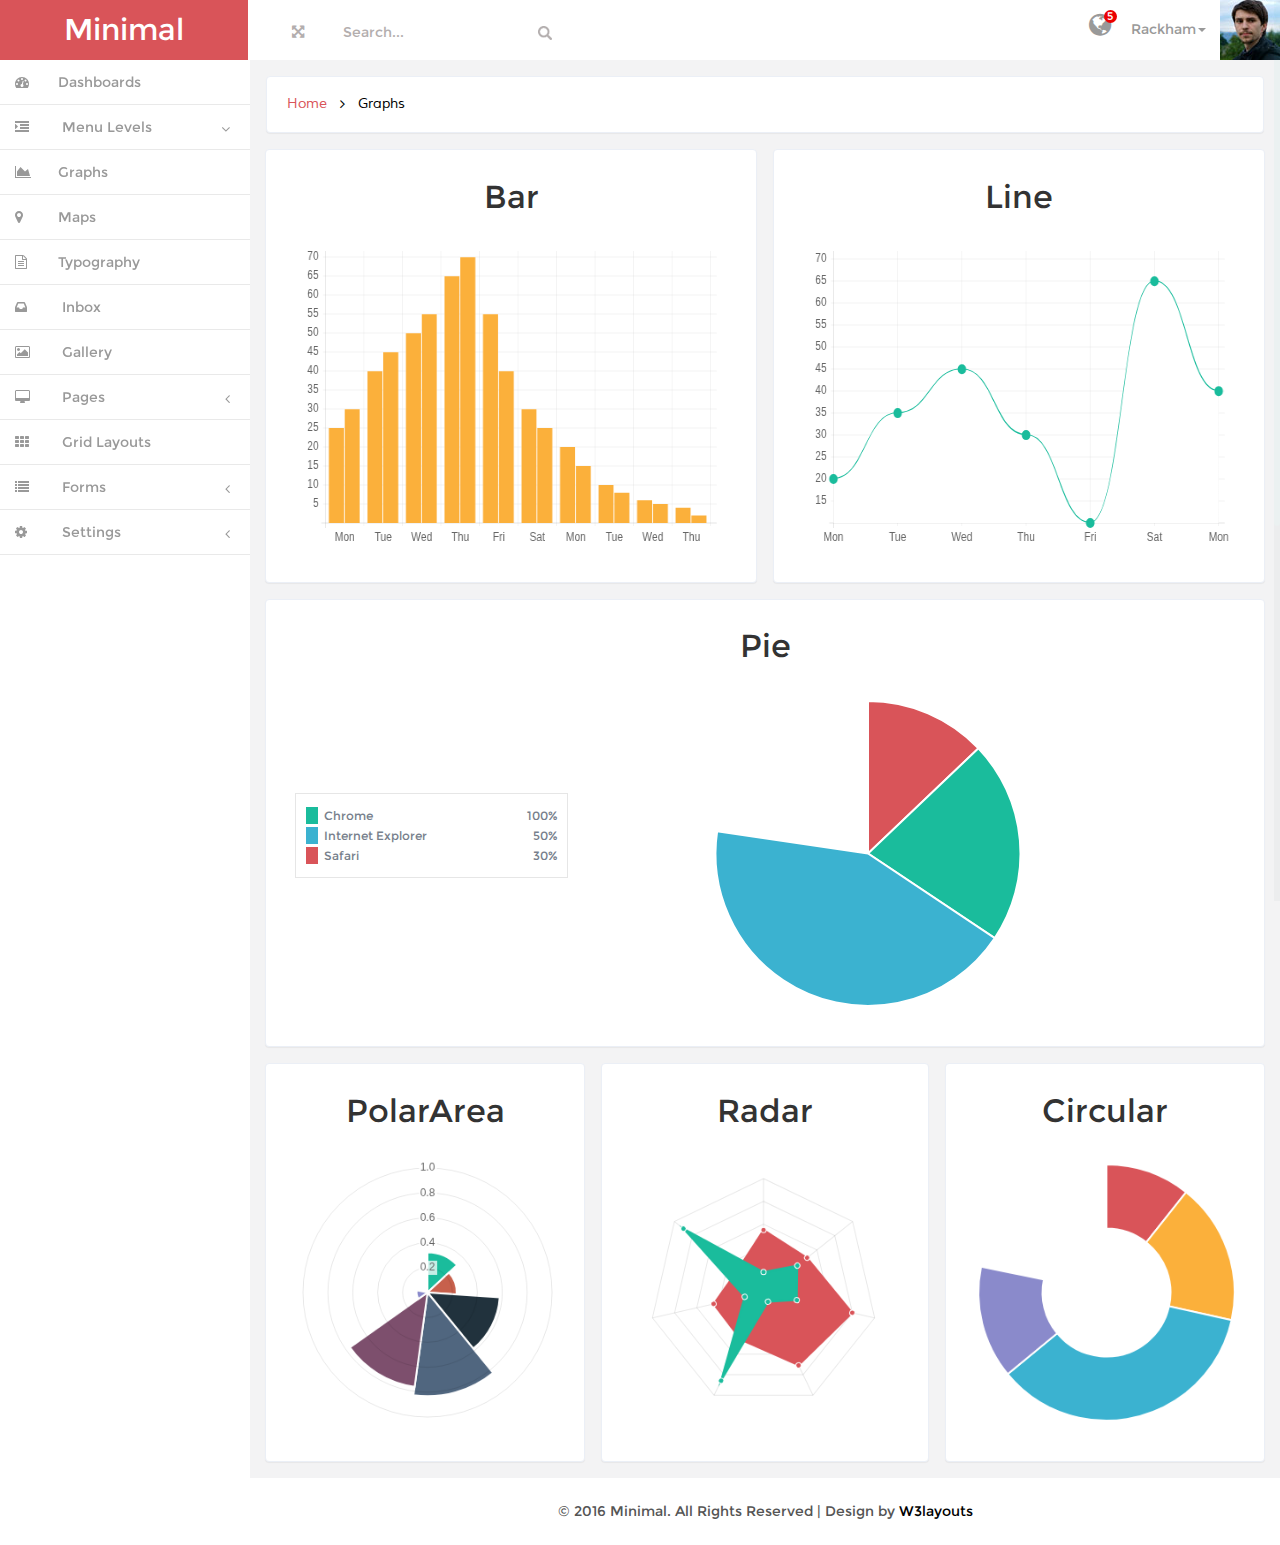
<file: admin/graphs.html>
<!DOCTYPE HTML>
<html>
<head>
<title>Minimal an Admin Panel Category Flat Bootstrap Resposive Website Template | Graphs :: w3layouts</title>
<meta name="viewport" content="width=device-width, initial-scale=1">
<meta http-equiv="Content-Type" content="text/html; charset=utf-8" />
<meta name="keywords" content="Minimal Responsive web template, Bootstrap Web Templates, Flat Web Templates, Android Compatible web template, 
Smartphone Compatible web template, free webdesigns for Nokia, Samsung, LG, SonyEricsson, Motorola web design" />
<script type="application/x-javascript"> addEventListener("load", function() { setTimeout(hideURLbar, 0); }, false); function hideURLbar(){ window.scrollTo(0,1); } </script>
<link href="css/bootstrap.min.css" rel='stylesheet' type='text/css' />
<!-- Custom Theme files -->
<link href="css/style.css" rel='stylesheet' type='text/css' />
<link href="css/font-awesome.css" rel="stylesheet"> 
<script src="js/jquery.min.js"> </script>
<script src="js/Chart.js"></script>
</head>
<body>
<div id="wrapper">
       <!----->
        <nav class="navbar-default navbar-static-top" role="navigation">
             <div class="navbar-header">
                <button type="button" class="navbar-toggle" data-toggle="collapse" data-target=".navbar-collapse">
                    <span class="sr-only">Toggle navigation</span>
                    <span class="icon-bar"></span>
                    <span class="icon-bar"></span>
                    <span class="icon-bar"></span>
                </button>
               <h1> <a class="navbar-brand" href="index.html">Minimal</a></h1>         
			   </div>
			 <div class=" border-bottom">
        	<div class="full-left">
        	  <section class="full-top">
				<button id="toggle"><i class="fa fa-arrows-alt"></i></button>	
			</section>
			<form class=" navbar-left-right">
              <input type="text"  value="Search..." onfocus="this.value = '';" onblur="if (this.value == '') {this.value = 'Search...';}">
              <input type="submit" value="" class="fa fa-search">
            </form>
            <div class="clearfix"> </div>
           </div>
     
       
            <!-- Brand and toggle get grouped for better mobile display -->
		 
		   <!-- Collect the nav links, forms, and other content for toggling -->
		    <div class="drop-men" >
		        <ul class=" nav_1">
		           
		    		<li class="dropdown at-drop">
		              <a href="#" class="dropdown-toggle dropdown-at " data-toggle="dropdown"><i class="fa fa-globe"></i> <span class="number">5</span></a>
		              <ul class="dropdown-menu menu1 " role="menu">
		                <li><a href="#">
		               
		                	<div class="user-new">
		                	<p>New user registered</p>
		                	<span>40 seconds ago</span>
		                	</div>
		                	<div class="user-new-left">
		                
		                	<i class="fa fa-user-plus"></i>
		                	</div>
		                	<div class="clearfix"> </div>
		                	</a></li>
		                <li><a href="#">
		                	<div class="user-new">
		                	<p>Someone special liked this</p>
		                	<span>3 minutes ago</span>
		                	</div>
		                	<div class="user-new-left">
		                
		                	<i class="fa fa-heart"></i>
		                	</div>
		                	<div class="clearfix"> </div>
		                </a></li>
		                <li><a href="#">
		                	<div class="user-new">
		                	<p>John cancelled the event</p>
		                	<span>4 hours ago</span>
		                	</div>
		                	<div class="user-new-left">
		                
		                	<i class="fa fa-times"></i>
		                	</div>
		                	<div class="clearfix"> </div>
		                </a></li>
		                <li><a href="#">
		                	<div class="user-new">
		                	<p>The server is status is stable</p>
		                	<span>yesterday at 08:30am</span>
		                	</div>
		                	<div class="user-new-left">
		                
		                	<i class="fa fa-info"></i>
		                	</div>
		                	<div class="clearfix"> </div>
		                </a></li>
		                <li><a href="#">
		                	<div class="user-new">
		                	<p>New comments waiting approval</p>
		                	<span>Last Week</span>
		                	</div>
		                	<div class="user-new-left">
		                
		                	<i class="fa fa-rss"></i>
		                	</div>
		                	<div class="clearfix"> </div>
		                </a></li>
		                <li><a href="#" class="view">View all messages</a></li>
		              </ul>
		            </li>
					<li class="dropdown">
		              <a href="#" class="dropdown-toggle dropdown-at" data-toggle="dropdown"><span class=" name-caret">Rackham<i class="caret"></i></span><img src="images/wo.jpg"></a>
		              <ul class="dropdown-menu " role="menu">
		                <li><a href="profile.html"><i class="fa fa-user"></i>Edit Profile</a></li>
		                <li><a href="inbox.html"><i class="fa fa-envelope"></i>Inbox</a></li>
		                <li><a href="calendar.html"><i class="fa fa-calendar"></i>Calender</a></li>
		                <li><a href="inbox.html"><i class="fa fa-clipboard"></i>Tasks</a></li>
		              </ul>
		            </li>
		           
		        </ul>
		     </div><!-- /.navbar-collapse -->
			<div class="clearfix">
       
     </div>
	  
		    <div class="navbar-default sidebar" role="navigation">
                <div class="sidebar-nav navbar-collapse">
                <ul class="nav" id="side-menu">
				
                    <li>
                        <a href="index.html" class=" hvr-bounce-to-right"><i class="fa fa-dashboard nav_icon "></i><span class="nav-label">Dashboards</span> </a>
                    </li>
                   
                    <li>
                        <a href="#" class=" hvr-bounce-to-right"><i class="fa fa-indent nav_icon"></i> <span class="nav-label">Menu Levels</span><span class="fa arrow"></span></a>
                        <ul class="nav nav-second-level">
                            <li><a href="graphs.html" class=" hvr-bounce-to-right"> <i class="fa fa-area-chart nav_icon"></i>Graphs</a></li>
                            
                            <li><a href="maps.html" class=" hvr-bounce-to-right"><i class="fa fa-map-marker nav_icon"></i>Maps</a></li>
			
						<li><a href="typography.html" class=" hvr-bounce-to-right"><i class="fa fa-file-text-o nav_icon"></i>Typography</a></li>

					   </ul>
                    </li>
					 <li>
                        <a href="inbox.html" class=" hvr-bounce-to-right"><i class="fa fa-inbox nav_icon"></i> <span class="nav-label">Inbox</span> </a>
                    </li>
                    
                    <li>
                        <a href="gallery.html" class=" hvr-bounce-to-right"><i class="fa fa-picture-o nav_icon"></i> <span class="nav-label">Gallery</span> </a>
                    </li>
                     <li>
                        <a href="#" class=" hvr-bounce-to-right"><i class="fa fa-desktop nav_icon"></i> <span class="nav-label">Pages</span><span class="fa arrow"></span></a>
                        <ul class="nav nav-second-level">
                            <li><a href="404.html" class=" hvr-bounce-to-right"> <i class="fa fa-info-circle nav_icon"></i>Error 404</a></li>
                            <li><a href="faq.html" class=" hvr-bounce-to-right"><i class="fa fa-question-circle nav_icon"></i>FAQ</a></li>
                            <li><a href="blank.html" class=" hvr-bounce-to-right"><i class="fa fa-file-o nav_icon"></i>Blank</a></li>
                       </ul>
                    </li>
                     <li>
                        <a href="layout.html" class=" hvr-bounce-to-right"><i class="fa fa-th nav_icon"></i> <span class="nav-label">Grid Layouts</span> </a>
                    </li>
                   
                    <li>
                        <a href="#" class=" hvr-bounce-to-right"><i class="fa fa-list nav_icon"></i> <span class="nav-label">Forms</span><span class="fa arrow"></span></a>
                        <ul class="nav nav-second-level">
                            <li><a href="forms.html" class=" hvr-bounce-to-right"><i class="fa fa-align-left nav_icon"></i>Basic forms</a></li>
                            <li><a href="validation.html" class=" hvr-bounce-to-right"><i class="fa fa-check-square-o nav_icon"></i>Validation</a></li>
                        </ul>
                    </li>
                   
                    <li>
                        <a href="#" class=" hvr-bounce-to-right"><i class="fa fa-cog nav_icon"></i> <span class="nav-label">Settings</span><span class="fa arrow"></span></a>
                        <ul class="nav nav-second-level">
                            <li><a href="signin.html" class=" hvr-bounce-to-right"><i class="fa fa-sign-in nav_icon"></i>Signin</a></li>
                            <li><a href="signup.html" class=" hvr-bounce-to-right"><i class="fa fa-sign-in nav_icon"></i>Singup</a></li>
                        </ul>
                    </li>
                </ul>
            </div>
			</div>
        </nav>
		 <div id="page-wrapper" class="gray-bg dashbard-1">
       <div class="content-main">
 
 	<!--banner-->	
		   <div class="banner">
		    	<h2>
				<a href="index.html">Home</a>
				<i class="fa fa-angle-right"></i>
				<span>Graphs</span>
				</h2>
		    </div>
		<!--//banner-->
	
 	<!--//grid-->
 	<div class="graph">
<div class="graph-grid">
	<div class="col-md-6 graph-1">
		<div class="grid-1">
									<h4>Bar</h4>
									<canvas id="bar1" height="300" width="500" style="width: 500px; height: 300px;"></canvas>
									<script>
										var barChartData = {
											labels : ["Mon","Tue","Wed","Thu","Fri","Sat","Mon","Tue","Wed","Thu"],
											datasets : [
												{
													fillColor : "#FBB03B",
													strokeColor : "#FBB03B",
													data : [25,40,50,65,55,30,20,10,6,4]
												},
												{
													fillColor : "#FBB03B",
													strokeColor : "#FBB03B",
													data : [30,45,55,70,40,25,15,8,5,2]
												}
											]
											
										};
											new Chart(document.getElementById("bar1").getContext("2d")).Bar(barChartData);
									</script>
								</div>
	</div>
	<div class="col-md-6 graph-2">
		<div class="grid-1">
								<h4>Line</h4>
								<canvas id="line1" height="300" width="500" style="width: 500px; height: 300px;"></canvas>
								<script>
										var lineChartData = {
											labels : ["Mon","Tue","Wed","Thu","Fri","Sat","Mon"],
											datasets : [
												{
													fillColor : "#fff",
													strokeColor : "#1ABC9C",
													pointColor : "#1ABC9C",
													pointStrokeColor : "#1ABC9C",
													data : [20,35,45,30,10,65,40]
												}
											]
											
										};
										new Chart(document.getElementById("line1").getContext("2d")).Line(lineChartData);
								</script>
							</div>
	</div>
	<div class="clearfix"> </div>
</div>
	<div class="col-md-12 graph-box1 clearfix">	
							<div class="grid-1">
								<h4>Pie</h4>
								<div class="grid-graph">
									<div class="grid-graph1">
									<div id="os-Win-lbl">Chrome <span>100%</span></div>
									<div id="os-Mac-lbl">Internet Explorer <span> 50%</span></div>
									<div id="os-Other-lbl">Safari<span>30%</span></div>
								 </div>
								 </div>
							<div class="grid-2">
								<canvas id="pie" height="315" width="470" style="width: 470px; height: 315px;"></canvas>
								<script>
									var pieData = [
										{
											value: 30,
											color:"#D95459"
										},
										{
											value : 50,
											color : "#1ABC9C"
										},
										{
											value : 100,
											color : "#3BB2D0"
										}
									
									];
									new Chart(document.getElementById("pie").getContext("2d")).Pie(pieData);
								</script>
							</div>
							<div class="clearfix"> </div>
						</div>
						
					</div>	
<!------------------------------------->
				
					<div class="graph-box">
						<div class="col-md-4 graph-3">
							<div class="grid-1 grid-on">
								<h4>PolarArea</h4>
								<canvas id="polarArea" height="300" width="300" style="width: 300px; height: 300px;"></canvas>
								<script>
									var chartData = [
										{
											value : Math.random(),
											color: "#1ABC9C"
										},
										{
											value : Math.random(),
											color: "#C7604C"
										},
										{
											value : Math.random(),
											color: "#21323D"
										},
										{
											value : Math.random(),
											color: "#50667f"
										},
										{
											value : Math.random(),
											color: "#7D4F6D"
										},
										{
											value : Math.random(),
											color: "#8a8acb"
										}
									];
									new Chart(document.getElementById("polarArea").getContext("2d")).PolarArea(chartData);
								</script>
							</div>
						</div>
							<div class="col-md-4 graph-4 ">
							<div class="grid-1 grid-on">
								<h4>Radar</h4>
								<canvas id="radar" height="300" width="300" style="width: 300px; height: 300px;"></canvas>
									<script>
										var radarChartData = {
											labels : ["","","","","","",""],
											datasets : [
												{
													fillColor : "#D95459",
													strokeColor : "#D95459",
													pointColor : "#D95459",
													pointStrokeColor : "#fff",
													data : [65,59,90,81,56,55,40]
												},
												{
													fillColor : "#1ABC9C",
													strokeColor : "#1ABC9C",
													pointColor : "#1ABC9C",
													pointStrokeColor : "#fff",
													data : [28,48,40,19,96,27,100]
												}
											]
											
										};
										new Chart(document.getElementById("radar").getContext("2d")).Radar(radarChartData);
									</script>
								</div>
						</div>
						<div class="col-md-4 graph-5">
							<div class="grid-1 grid-on">
								<h4>Circular</h4>
								<canvas id="doughnut" height="300" width="300" style="width: 300px; height: 300px;"></canvas>
								<script>
									var doughnutData = [
									{
										value: 30,
										color:"#D95459"
									},
									{
										value : 50,
										color : "#FBB03B"
									},
									{
										value : 100,
										color : "#3BB2D0"
									},
									{
										value : 40,
										color : "#8a8acb"
									},
									];
									new Chart(document.getElementById("doughnut").getContext("2d")).Doughnut(doughnutData);
								</script>
							</div>
						</div>
					
						
						<div class="clearfix"> </div>
					</div>				
				</div>
				
		<!---->
		<div class="copy">
            <p> &copy; 2016 Minimal. All Rights Reserved | Design by <a href="http://w3layouts.com/" target="_blank">W3layouts</a> </p>	    </div>
		</div>
		</div>
		<div class="clearfix"> </div>
       </div>
  
<!---->

<script src="js/bootstrap.min.js"> </script>
  
  
<!-- Mainly scripts -->
<script src="js/jquery.metisMenu.js"></script>
<script src="js/jquery.slimscroll.min.js"></script>
<!-- Custom and plugin javascript -->
<link href="css/custom.css" rel="stylesheet">
<script src="js/custom.js"></script>
<script src="js/screenfull.js"></script>
		<script>
		$(function () {
			$('#supported').text('Supported/allowed: ' + !!screenfull.enabled);

			if (!screenfull.enabled) {
				return false;
			}

			

			$('#toggle').click(function () {
				screenfull.toggle($('#container')[0]);
			});
			

			
		});
		</script>

<!----->

<!--scrolling js-->
	<script src="js/jquery.nicescroll.js"></script>
	<script src="js/scripts.js"></script>
	<!--//scrolling js-->
</body>
</html>
</file>
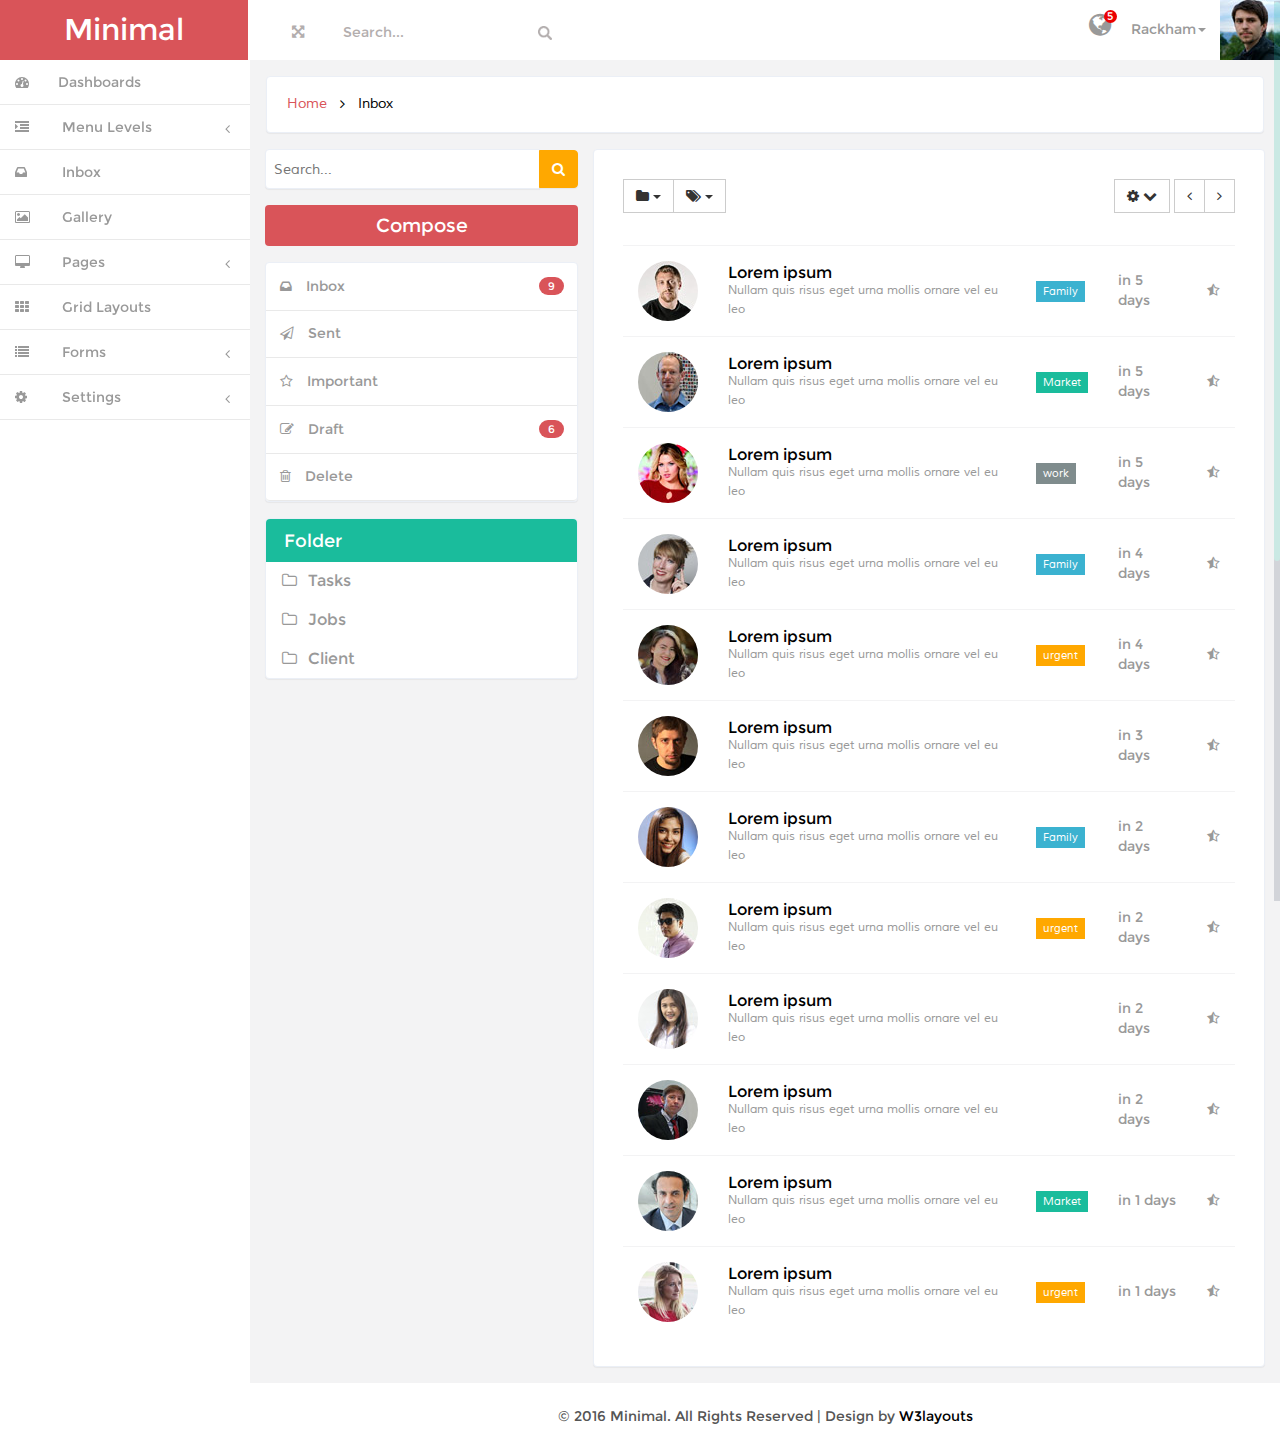
<file: admin/inbox.html>
<!DOCTYPE HTML>
<html>
<head>
<title>Minimal an Admin Panel Category Flat Bootstrap Responsive Website Template | Inbox :: w3layouts</title>
<meta name="viewport" content="width=device-width, initial-scale=1">
<meta http-equiv="Content-Type" content="text/html; charset=utf-8" />
<meta name="keywords" content="Minimal Responsive web template, Bootstrap Web Templates, Flat Web Templates, Android Compatible web template, 
Smartphone Compatible web template, free webdesigns for Nokia, Samsung, LG, SonyEricsson, Motorola web design" />
<script type="application/x-javascript"> addEventListener("load", function() { setTimeout(hideURLbar, 0); }, false); function hideURLbar(){ window.scrollTo(0,1); } </script>
<link href="css/bootstrap.min.css" rel='stylesheet' type='text/css' />
<!-- Custom Theme files -->
<link href="css/style.css" rel='stylesheet' type='text/css' />
<link href="css/font-awesome.css" rel="stylesheet"> 
<script src="js/jquery.min.js"> </script>
<script src="js/bootstrap.min.js"> </script>
  
<!-- Mainly scripts -->
<script src="js/jquery.metisMenu.js"></script>
<script src="js/jquery.slimscroll.min.js"></script>
<!-- Custom and plugin javascript -->
<link href="css/custom.css" rel="stylesheet">
<script src="js/custom.js"></script>
<script src="js/screenfull.js"></script>
		<script>
		$(function () {
			$('#supported').text('Supported/allowed: ' + !!screenfull.enabled);

			if (!screenfull.enabled) {
				return false;
			}

			

			$('#toggle').click(function () {
				screenfull.toggle($('#container')[0]);
			});
			

			
		});
		</script>

</head>
<body>
<div id="wrapper">
       <!----->
        <nav class="navbar-default navbar-static-top" role="navigation">
             <div class="navbar-header">
                <button type="button" class="navbar-toggle" data-toggle="collapse" data-target=".navbar-collapse">
                    <span class="sr-only">Toggle navigation</span>
                    <span class="icon-bar"></span>
                    <span class="icon-bar"></span>
                    <span class="icon-bar"></span>
                </button>
               <h1> <a class="navbar-brand" href="index.html">Minimal</a></h1>         
			   </div>
			 <div class=" border-bottom">
        	<div class="full-left">
        	  <section class="full-top">
				<button id="toggle"><i class="fa fa-arrows-alt"></i></button>	
			</section>
			<form class=" navbar-left-right">
              <input type="text"  value="Search..." onfocus="this.value = '';" onblur="if (this.value == '') {this.value = 'Search...';}">
              <input type="submit" value="" class="fa fa-search">
            </form>
            <div class="clearfix"> </div>
           </div>
     
       
            <!-- Brand and toggle get grouped for better mobile display -->
		 
		   <!-- Collect the nav links, forms, and other content for toggling -->
		    <div class="drop-men" >
		        <ul class=" nav_1">
		           
		    		<li class="dropdown at-drop">
		              <a href="#" class="dropdown-toggle dropdown-at " data-toggle="dropdown"><i class="fa fa-globe"></i> <span class="number">5</span></a>
		              <ul class="dropdown-menu menu1 " role="menu">
		                <li><a href="#">
		               
		                	<div class="user-new">
		                	<p>New user registered</p>
		                	<span>40 seconds ago</span>
		                	</div>
		                	<div class="user-new-left">
		                
		                	<i class="fa fa-user-plus"></i>
		                	</div>
		                	<div class="clearfix"> </div>
		                	</a></li>
		                <li><a href="#">
		                	<div class="user-new">
		                	<p>Someone special liked this</p>
		                	<span>3 minutes ago</span>
		                	</div>
		                	<div class="user-new-left">
		                
		                	<i class="fa fa-heart"></i>
		                	</div>
		                	<div class="clearfix"> </div>
		                </a></li>
		                <li><a href="#">
		                	<div class="user-new">
		                	<p>John cancelled the event</p>
		                	<span>4 hours ago</span>
		                	</div>
		                	<div class="user-new-left">
		                
		                	<i class="fa fa-times"></i>
		                	</div>
		                	<div class="clearfix"> </div>
		                </a></li>
		                <li><a href="#">
		                	<div class="user-new">
		                	<p>The server is status is stable</p>
		                	<span>yesterday at 08:30am</span>
		                	</div>
		                	<div class="user-new-left">
		                
		                	<i class="fa fa-info"></i>
		                	</div>
		                	<div class="clearfix"> </div>
		                </a></li>
		                <li><a href="#">
		                	<div class="user-new">
		                	<p>New comments waiting approval</p>
		                	<span>Last Week</span>
		                	</div>
		                	<div class="user-new-left">
		                
		                	<i class="fa fa-rss"></i>
		                	</div>
		                	<div class="clearfix"> </div>
		                </a></li>
		                <li><a href="#" class="view">View all messages</a></li>
		              </ul>
		            </li>
					<li class="dropdown">
		              <a href="#" class="dropdown-toggle dropdown-at" data-toggle="dropdown"><span class=" name-caret">Rackham<i class="caret"></i></span><img src="images/wo.jpg"></a>
		              <ul class="dropdown-menu " role="menu">
		                <li><a href="profile.html"><i class="fa fa-user"></i>Edit Profile</a></li>
		                <li><a href="inbox.html"><i class="fa fa-envelope"></i>Inbox</a></li>
		                <li><a href="calendar.html"><i class="fa fa-calendar"></i>Calender</a></li>
		                <li><a href="inbox.html"><i class="fa fa-clipboard"></i>Tasks</a></li>
		              </ul>
		            </li>
		           
		        </ul>
		     </div><!-- /.navbar-collapse -->
			<div class="clearfix">
       
     </div>
	  
		    <div class="navbar-default sidebar" role="navigation">
                <div class="sidebar-nav navbar-collapse">
                <ul class="nav" id="side-menu">
				
                    <li>
                        <a href="index.html" class=" hvr-bounce-to-right"><i class="fa fa-dashboard nav_icon "></i><span class="nav-label">Dashboards</span> </a>
                    </li>
                   
                    <li>
                        <a href="#" class=" hvr-bounce-to-right"><i class="fa fa-indent nav_icon"></i> <span class="nav-label">Menu Levels</span><span class="fa arrow"></span></a>
                        <ul class="nav nav-second-level">
                            <li><a href="graphs.html" class=" hvr-bounce-to-right"> <i class="fa fa-area-chart nav_icon"></i>Graphs</a></li>
                            
                            <li><a href="maps.html" class=" hvr-bounce-to-right"><i class="fa fa-map-marker nav_icon"></i>Maps</a></li>
			
						<li><a href="typography.html" class=" hvr-bounce-to-right"><i class="fa fa-file-text-o nav_icon"></i>Typography</a></li>

					   </ul>
                    </li>
					 <li>
                        <a href="inbox.html" class=" hvr-bounce-to-right"><i class="fa fa-inbox nav_icon"></i> <span class="nav-label">Inbox</span> </a>
                    </li>
                    
                    <li>
                        <a href="gallery.html" class=" hvr-bounce-to-right"><i class="fa fa-picture-o nav_icon"></i> <span class="nav-label">Gallery</span> </a>
                    </li>
                     <li>
                        <a href="#" class=" hvr-bounce-to-right"><i class="fa fa-desktop nav_icon"></i> <span class="nav-label">Pages</span><span class="fa arrow"></span></a>
                        <ul class="nav nav-second-level">
                            <li><a href="404.html" class=" hvr-bounce-to-right"> <i class="fa fa-info-circle nav_icon"></i>Error 404</a></li>
                            <li><a href="faq.html" class=" hvr-bounce-to-right"><i class="fa fa-question-circle nav_icon"></i>FAQ</a></li>
                            <li><a href="blank.html" class=" hvr-bounce-to-right"><i class="fa fa-file-o nav_icon"></i>Blank</a></li>
                       </ul>
                    </li>
                     <li>
                        <a href="layout.html" class=" hvr-bounce-to-right"><i class="fa fa-th nav_icon"></i> <span class="nav-label">Grid Layouts</span> </a>
                    </li>
                   
                    <li>
                        <a href="#" class=" hvr-bounce-to-right"><i class="fa fa-list nav_icon"></i> <span class="nav-label">Forms</span><span class="fa arrow"></span></a>
                        <ul class="nav nav-second-level">
                            <li><a href="forms.html" class=" hvr-bounce-to-right"><i class="fa fa-align-left nav_icon"></i>Basic forms</a></li>
                            <li><a href="validation.html" class=" hvr-bounce-to-right"><i class="fa fa-check-square-o nav_icon"></i>Validation</a></li>
                        </ul>
                    </li>
                   
                    <li>
                        <a href="#" class=" hvr-bounce-to-right"><i class="fa fa-cog nav_icon"></i> <span class="nav-label">Settings</span><span class="fa arrow"></span></a>
                        <ul class="nav nav-second-level">
                            <li><a href="signin.html" class=" hvr-bounce-to-right"><i class="fa fa-sign-in nav_icon"></i>Signin</a></li>
                            <li><a href="signup.html" class=" hvr-bounce-to-right"><i class="fa fa-sign-in nav_icon"></i>Singup</a></li>
                        </ul>
                    </li>
                </ul>
            </div>
			</div>
        </nav>
		 <div id="page-wrapper" class="gray-bg dashbard-1">
       <div class="content-main">
 
 	<!--banner-->	
		     <div class="banner">
		    	<h2>
				<a href="index.html">Home</a>
				<i class="fa fa-angle-right"></i>
				<span>Inbox</span>
				</h2>
		    </div>
		<!--//banner-->
 	<!--grid-->
 	 <div class="inbox-mail">
	<div class="col-md-4 compose">
		<form action="#" method="GET">
                <div class="input-group input-group-in">
                    <input type="text" name="search" class="form-control2 input-search" placeholder="Search...">
                    <span class="input-group-btn">
                        <button class="btn btn-success" type="button"><i class="fa fa-search"></i></button>
                    </span>
                </div><!-- Input Group -->
            </form>
            <h2>Compose</h2>
    <nav class="nav-sidebar">
		<ul class="nav tabs">
          <li class="active"><a href="#tab1" data-toggle="tab"><i class="fa fa-inbox"></i>Inbox <span>9</span><div class="clearfix"></div></a></li>
          <li class=""><a href="#tab2" data-toggle="tab"><i class="fa fa-paper-plane-o"></i>Sent</a></li>
          <li class=""><a href="#tab3" data-toggle="tab"><i class="fa fa-star-o"></i>Important</a></li> 
          <li class=""><a href="#tab4" data-toggle="tab"><i class="fa fa-pencil-square-o"></i>Draft <span>6</span><div class="clearfix"></div></a></li>  
          <li class=""><a href="#tab5" data-toggle="tab"><i class="fa fa-trash-o"></i>Delete</a></li>                              
		</ul>
	</nav>
		<div class="content-box">
			<ul>
			<li><span>Folder</span></li>
			<li><a href="#"><i class="fa fa-folder-o"></i>Tasks</a></li>
			<li><a href="#"><i class="fa fa-folder-o"></i>Jobs</a></li>
			<li><a href="#"><i class="fa fa-folder-o"></i>Client</a></li>
			</ul>
        </div>
</div>
<!-- tab content -->
<div class="col-md-8 tab-content tab-content-in">
<div class="tab-pane active text-style" id="tab1">
  <div class="inbox-right">
         	
            <div class="mailbox-content">
               <div class="mail-toolbar clearfix">
			     <div class="float-left">
			       <div class="btn-group m-r-sm mail-hidden-options" style="display: inline-block;">
                                <div class="btn-group">
                                    <a class="btn btn-default dropdown-toggle" data-toggle="dropdown" aria-expanded="false"><i class="fa fa-folder"></i> <span class="caret"></span></a>
                                    <ul class="dropdown-menu dropdown-menu-right" role="menu">
                                        <li><a href="#">Social</a></li>
                                        <li><a href="#">Forums</a></li>
                                        <li><a href="#">Updates</a></li>
                                       
                                        <li><a href="#">Spam</a></li>
                                        <li><a href="#">Trash</a></li>
                                       
                                        <li><a href="#">New</a></li>
                                    </ul>
                                </div>
                                <div class="btn-group">
                                    <a class="btn btn-default dropdown-toggle" data-toggle="dropdown" aria-expanded="false"><i class="fa fa-tags"></i> <span class="caret"></span></a>
                                    <ul class="dropdown-menu dropdown-menu-right" role="menu">
                                        <li><a href="#">Work</a></li>
                                        <li><a href="#">Family</a></li>
                                        <li><a href="#">Social</a></li>
                                       
                                        <li><a href="#">Primary</a></li>
                                        <li><a href="#">Promotions</a></li>
                                        <li><a href="#">Forums</a></li>
                                    </ul>
                                </div>
                            </div>
			        
			        
			    </div>
			    <div class="float-right">
<div class="dropdown">
			            <a href="#" title="" class="btn btn-default" data-toggle="dropdown" aria-expanded="false">
			                <i class="fa fa-cog icon_8"></i>
			                <i class="fa fa-chevron-down icon_8"></i>
			            <div class="ripple-wrapper"></div></a>
			            <ul class="dropdown-menu float-right">
			                <li>
			                    <a href="#" title="">
			                        <i class="fa fa-pencil-square-o icon_9"></i>
			                        Edit
			                    </a>
			                </li>
			                <li>
			                    <a href="#" title="">
			                        <i class="fa fa-calendar icon_9"></i>
			                        Schedule
			                    </a>
			                </li>
			                <li>
			                    <a href="#" title="">
			                        <i class="fa fa-download icon_9"></i>
			                        Download
			                    </a>
			                </li>
			               
			                <li>
			                    <a href="#" class="font-red" title="">
			                        <i class="fa fa-times" icon_9=""></i>
			                        Delete
			                    </a>
			                </li>
			            </ul>
			        </div>
                            
                            <div class="btn-group">
                                <a class="btn btn-default"><i class="fa fa-angle-left"></i></a>
                                <a class="btn btn-default"><i class="fa fa-angle-right"></i></a>
                            </div>
                        
			        
			    </div>
				
               </div>
                <table class="table">
                    <tbody>
                        <tr class="table-row">
                            <td class="table-img">
                               <img src="images/in.jpg" alt="" />
                            </td>
                            <td class="table-text">
                            	<h6> Lorem ipsum</h6>
                                <p>Nullam quis risus eget urna mollis ornare vel eu leo</p>
                            </td>
                            <td>
                            	<span class="fam">Family</span>
                            </td>
                            <td class="march">
                               in 5 days 
                            </td>
                          
                             <td >
							 <i class="fa fa-star-half-o icon-state-warning"></i>
                                
                            </td>
                        </tr>
                       <tr class="table-row">
                            <td class="table-img">
                               <img src="images/in1.jpg" alt="" />
                            </td>
                            <td class="table-text">
                            	<h6> Lorem ipsum</h6>
                                <p>Nullam quis risus eget urna mollis ornare vel eu leo</p>
                            </td>
                            <td>
                            	<span class="mar">Market</span>
                            </td>
                            <td class="march">
                                in 5 days 
                            </td>
                          
                             <td >
                               <i class="fa fa-star-half-o icon-state-warning"></i>
                            </td>
                        </tr>
                        <tr class="table-row">
                            <td class="table-img">
                               <img src="images/in2.jpg" alt="" />
                            </td>
                            <td class="table-text">
                            	<h6> Lorem ipsum</h6>
                                <p>Nullam quis risus eget urna mollis ornare vel eu leo</p>
                            </td>
                            <td>
                            	<span class="work">work</span>
                            </td>
                            <td class="march">
                                in 5 days 
                            </td>
                          
                             <td >
                               <i class="fa fa-star-half-o icon-state-warning"></i>
                            </td>
                        </tr>
                        <tr class="table-row">
                            <td class="table-img">
                               <img src="images/in3.jpg" alt="" />
                            </td>
                            <td class="table-text">
                            	<h6> Lorem ipsum</h6>
                                <p>Nullam quis risus eget urna mollis ornare vel eu leo</p>
                            </td>
                            <td>
                            	<span class="fam">Family</span>
                            </td>
                            <td class="march">
                              in 4 days 
                            </td>
                          
                             <td >
                               <i class="fa fa-star-half-o icon-state-warning"></i>
                            </td>
                        </tr>
                        <tr class="table-row">
                            <td class="table-img">
                               <img src="images/in4.jpg" alt="" />
                            </td>
                            <td class="table-text">
                            	<h6> Lorem ipsum</h6>
                                <p>Nullam quis risus eget urna mollis ornare vel eu leo</p>
                            </td>
                            <td>
                            	<span class="ur">urgent</span>
                            </td>
                            <td class="march">
                                in 4 days 
                            </td>
                          
                             <td >
                               <i class="fa fa-star-half-o icon-state-warning"></i>
                            </td>
                        </tr>
                        <tr class="table-row">
                            <td class="table-img">
                               <img src="images/in5.jpg" alt="" />
                            </td>
                            <td class="table-text">
                            	<h6> Lorem ipsum</h6>
                                <p>Nullam quis risus eget urna mollis ornare vel eu leo</p>
                            </td>
                            <td>
                            	
                            </td>
                            <td class="march">
                                in 3 days  
                            </td>
                          
                             <td >
                               <i class="fa fa-star-half-o icon-state-warning"></i>
                            </td>
                        </tr>
                        <tr class="table-row">
                            <td class="table-img">
                               <img src="images/in6.jpg" alt="" />
                            </td>
                            <td class="table-text">
                            	<h6> Lorem ipsum</h6>
                                <p>Nullam quis risus eget urna mollis ornare vel eu leo</p>
                            </td>
                            <td>
                            	<span class="fam">Family</span>
                            </td>
                            <td class="march">
                               in 2 days  
                            </td>
                          
                             <td >
                               <i class="fa fa-star-half-o icon-state-warning"></i>
                            </td>
                        </tr>
                        <tr class="table-row">
                            <td class="table-img">
                               <img src="images/in7.jpg" alt="" />
                            </td>
                            <td class="table-text">
                            	<h6> Lorem ipsum</h6>
                                <p>Nullam quis risus eget urna mollis ornare vel eu leo</p>
                            </td>
                            <td>
                            	<span class="ur">urgent</span>
                            </td>
                            <td class="march">
                                in 2 days 
                            </td>
                          
                             <td >
                               <i class="fa fa-star-half-o icon-state-warning"></i>
                            </td>
                        </tr>
						<tr class="table-row">
                            <td class="table-img">
                               <img src="images/in8.jpg" alt="" />
                            </td>
                            <td class="table-text">
                            	<h6> Lorem ipsum</h6>
                                <p>Nullam quis risus eget urna mollis ornare vel eu leo</p>
                            </td>
                            <td>
                            
                            </td>
                            <td class="march">
                                in 2 days 
                            </td>
                          
                             <td >
                               <i class="fa fa-star-half-o icon-state-warning"></i>
                            </td>
                        </tr>
						<tr class="table-row">
                            <td class="table-img">
                               <img src="images/in9.jpg" alt="" />
                            </td>
                            <td class="table-text">
                            	<h6> Lorem ipsum</h6>
                                <p>Nullam quis risus eget urna mollis ornare vel eu leo</p>
                            </td>
                            <td>
                            	
                            </td>
                            <td class="march">
                                in 2 days 
                            </td>
                          
                             <td >
                               <i class="fa fa-star-half-o icon-state-warning"></i>
                            </td>
                        </tr>
						<tr class="table-row">
                            <td class="table-img">
                               <img src="images/in10.jpg" alt="" />
                            </td>
                            <td class="table-text">
                            	<h6> Lorem ipsum</h6>
                                <p>Nullam quis risus eget urna mollis ornare vel eu leo</p>
                            </td>
                            <td>
                            	<span class="mar">Market</span>
                            </td>
                            <td class="march">
                                in 1 days 
                            </td>
                          
                             <td >
                               <i class="fa fa-star-half-o icon-state-warning"></i>
                            </td>
                        </tr>
						<tr class="table-row">
                            <td class="table-img">
                               <img src="images/in11.jpg" alt="" />
                            </td>
                            <td class="table-text">
                            	<h6> Lorem ipsum</h6>
                                <p>Nullam quis risus eget urna mollis ornare vel eu leo</p>
                            </td>
                            <td>
                            	<span class="ur">urgent</span>
                            </td>
                            <td class="march">
                                in 1 days 
                            </td>
                          
                             <td >
                               <i class="fa fa-star-half-o icon-state-warning"></i>
                            </td>
                        </tr>
                    </tbody>
                </table>
               </div>
            </div>
</div>
<div class="tab-pane text-style" id="tab2">
	<div class="inbox-right">
         	
            <div class="mailbox-content">
               <div class="mail-toolbar clearfix">
			     <div class="float-left">
			       <div class="btn-group m-r-sm mail-hidden-options" style="display: inline-block;">
                                <div class="btn-group">
                                    <a class="btn btn-default dropdown-toggle" data-toggle="dropdown" aria-expanded="false"><i class="fa fa-folder"></i> <span class="caret"></span></a>
                                    <ul class="dropdown-menu dropdown-menu-right" role="menu">
                                        <li><a href="#">Social</a></li>
                                        <li><a href="#">Forums</a></li>
                                        <li><a href="#">Updates</a></li>
                                       
                                        <li><a href="#">Spam</a></li>
                                        <li><a href="#">Trash</a></li>
                                       
                                        <li><a href="#">New</a></li>
                                    </ul>
                                </div>
                                <div class="btn-group">
                                    <a class="btn btn-default dropdown-toggle" data-toggle="dropdown" aria-expanded="false"><i class="fa fa-tags"></i> <span class="caret"></span></a>
                                    <ul class="dropdown-menu dropdown-menu-right" role="menu">
                                        <li><a href="#">Work</a></li>
                                        <li><a href="#">Family</a></li>
                                        <li><a href="#">Social</a></li>
                                       
                                        <li><a href="#">Primary</a></li>
                                        <li><a href="#">Promotions</a></li>
                                        <li><a href="#">Forums</a></li>
                                    </ul>
                                </div>
                            </div>
			        
			        
			    </div>
			    <div class="float-right">
<div class="dropdown">
			            <a href="#" title="" class="btn btn-default" data-toggle="dropdown" aria-expanded="false">
			                <i class="fa fa-cog icon_8"></i>
			                <i class="fa fa-chevron-down icon_8"></i>
			            <div class="ripple-wrapper"></div></a>
			            <ul class="dropdown-menu float-right">
			                <li>
			                    <a href="#" title="">
			                        <i class="fa fa-pencil-square-o icon_9"></i>
			                        Edit
			                    </a>
			                </li>
			                <li>
			                    <a href="#" title="">
			                        <i class="fa fa-calendar icon_9"></i>
			                        Schedule
			                    </a>
			                </li>
			                <li>
			                    <a href="#" title="">
			                        <i class="fa fa-download icon_9"></i>
			                        Download
			                    </a>
			                </li>
			               
			                <li>
			                    <a href="#" class="font-red" title="">
			                        <i class="fa fa-times" icon_9=""></i>
			                        Delete
			                    </a>
			                </li>
			            </ul>
			        </div>
                            
                            <div class="btn-group">
                                <a class="btn btn-default"><i class="fa fa-angle-left"></i></a>
                                <a class="btn btn-default"><i class="fa fa-angle-right"></i></a>
                            </div>
                        
			        
			    </div>
				
               </div>
                <table class="table">
                    <tbody>
                    
                       <tr class="table-row">
                            <td class="table-img">
                               <img src="images/in1.jpg" alt="" />
                            </td>
                            <td class="table-text">
                            	<h6> Lorem ipsum</h6>
                                <p>Nullam quis risus eget urna mollis ornare vel eu leo</p>
                            </td>
                            <td>
                            	<span class="mar">Market</span>
                            </td>
                            <td class="march">
                                in 5 days 
                            </td>
                          
                             <td >
                               <i class="fa fa-star-half-o icon-state-warning"></i>
                            </td>
                        </tr>
                        <tr class="table-row">
                            <td class="table-img">
                               <img src="images/in2.jpg" alt="" />
                            </td>
                            <td class="table-text">
                            	<h6> Lorem ipsum</h6>
                                <p>Nullam quis risus eget urna mollis ornare vel eu leo</p>
                            </td>
                            <td>
                            	<span class="work">work</span>
                            </td>
                            <td class="march">
                                in 5 days 
                            </td>
                          
                             <td >
                               <i class="fa fa-star-half-o icon-state-warning"></i>
                            </td>
                        </tr>
                        <tr class="table-row">
                            <td class="table-img">
                               <img src="images/in3.jpg" alt="" />
                            </td>
                            <td class="table-text">
                            	<h6> Lorem ipsum</h6>
                                <p>Nullam quis risus eget urna mollis ornare vel eu leo</p>
                            </td>
                            <td>
                            	<span class="fam">Family</span>
                            </td>
                            <td class="march">
                              in 4 days 
                            </td>
                          
                             <td >
                               <i class="fa fa-star-half-o icon-state-warning"></i>
                            </td>
                        </tr>
                        <tr class="table-row">
                            <td class="table-img">
                               <img src="images/in4.jpg" alt="" />
                            </td>
                            <td class="table-text">
                            	<h6> Lorem ipsum</h6>
                                <p>Nullam quis risus eget urna mollis ornare vel eu leo</p>
                            </td>
                            <td>
                            	<span class="ur">urgent</span>
                            </td>
                            <td class="march">
                                in 4 days 
                            </td>
                          
                             <td >
                               <i class="fa fa-star-half-o icon-state-warning"></i>
                            </td>
                        </tr>
                        <tr class="table-row">
                            <td class="table-img">
                               <img src="images/in5.jpg" alt="" />
                            </td>
                            <td class="table-text">
                            	<h6> Lorem ipsum</h6>
                                <p>Nullam quis risus eget urna mollis ornare vel eu leo</p>
                            </td>
                            <td>
                            	
                            </td>
                            <td class="march">
                                in 3 days  
                            </td>
                          
                             <td >
                               <i class="fa fa-star-half-o icon-state-warning"></i>
                            </td>
                        </tr>
                        <tr class="table-row">
                            <td class="table-img">
                               <img src="images/in6.jpg" alt="" />
                            </td>
                            <td class="table-text">
                            	<h6> Lorem ipsum</h6>
                                <p>Nullam quis risus eget urna mollis ornare vel eu leo</p>
                            </td>
                            <td>
                            	<span class="fam">Family</span>
                            </td>
                            <td class="march">
                               in 2 days  
                            </td>
                          
                             <td >
                               <i class="fa fa-star-half-o icon-state-warning"></i>
                            </td>
                        </tr>
                      
                    </tbody>
                </table>
               </div>
            </div>
</div>
<div class="tab-pane text-style" id="tab3">
	<div class="inbox-right">
         	
            <div class="mailbox-content">
               <div class="mail-toolbar clearfix">
			     <div class="float-left">
			       <div class="btn-group m-r-sm mail-hidden-options" style="display: inline-block;">
                                <div class="btn-group">
                                    <a class="btn btn-default dropdown-toggle" data-toggle="dropdown" aria-expanded="false"><i class="fa fa-folder"></i> <span class="caret"></span></a>
                                    <ul class="dropdown-menu dropdown-menu-right" role="menu">
                                        <li><a href="#">Social</a></li>
                                        <li><a href="#">Forums</a></li>
                                        <li><a href="#">Updates</a></li>
                                       
                                        <li><a href="#">Spam</a></li>
                                        <li><a href="#">Trash</a></li>
                                       
                                        <li><a href="#">New</a></li>
                                    </ul>
                                </div>
                                <div class="btn-group">
                                    <a class="btn btn-default dropdown-toggle" data-toggle="dropdown" aria-expanded="false"><i class="fa fa-tags"></i> <span class="caret"></span></a>
                                    <ul class="dropdown-menu dropdown-menu-right" role="menu">
                                        <li><a href="#">Work</a></li>
                                        <li><a href="#">Family</a></li>
                                        <li><a href="#">Social</a></li>
                                       
                                        <li><a href="#">Primary</a></li>
                                        <li><a href="#">Promotions</a></li>
                                        <li><a href="#">Forums</a></li>
                                    </ul>
                                </div>
                            </div>
			        
			        
			    </div>
			    <div class="float-right">
<div class="dropdown">
			            <a href="#" title="" class="btn btn-default" data-toggle="dropdown" aria-expanded="false">
			                <i class="fa fa-cog icon_8"></i>
			                <i class="fa fa-chevron-down icon_8"></i>
			            <div class="ripple-wrapper"></div></a>
			            <ul class="dropdown-menu float-right">
			                <li>
			                    <a href="#" title="">
			                        <i class="fa fa-pencil-square-o icon_9"></i>
			                        Edit
			                    </a>
			                </li>
			                <li>
			                    <a href="#" title="">
			                        <i class="fa fa-calendar icon_9"></i>
			                        Schedule
			                    </a>
			                </li>
			                <li>
			                    <a href="#" title="">
			                        <i class="fa fa-download icon_9"></i>
			                        Download
			                    </a>
			                </li>
			               
			                <li>
			                    <a href="#" class="font-red" title="">
			                        <i class="fa fa-times" icon_9=""></i>
			                        Delete
			                    </a>
			                </li>
			            </ul>
			        </div>
                            
                            <div class="btn-group">
                                <a class="btn btn-default"><i class="fa fa-angle-left"></i></a>
                                <a class="btn btn-default"><i class="fa fa-angle-right"></i></a>
                            </div>
                        
			        
			    </div>
				
               </div>
                <table class="table">
                    <tbody>
                        
                        <tr class="table-row">
                            <td class="table-img">
                               <img src="images/in6.jpg" alt="" />
                            </td>
                            <td class="table-text">
                            	<h6> Lorem ipsum</h6>
                                <p>Nullam quis risus eget urna mollis ornare vel eu leo</p>
                            </td>
                            <td>
                            	<span class="fam">Family</span>
                            </td>
                            <td class="march">
                               in 2 days  
                            </td>
                          
                             <td >
                               <i class="fa fa-star-half-o icon-state-warning"></i>
                            </td>
                        </tr>
                        <tr class="table-row">
                            <td class="table-img">
                               <img src="images/in7.jpg" alt="" />
                            </td>
                            <td class="table-text">
                            	<h6> Lorem ipsum</h6>
                                <p>Nullam quis risus eget urna mollis ornare vel eu leo</p>
                            </td>
                            <td>
                            	<span class="ur">urgent</span>
                            </td>
                            <td class="march">
                                in 2 days 
                            </td>
                          
                             <td >
                               <i class="fa fa-star-half-o icon-state-warning"></i>
                            </td>
                        </tr>
						<tr class="table-row">
                            <td class="table-img">
                               <img src="images/in8.jpg" alt="" />
                            </td>
                            <td class="table-text">
                            	<h6> Lorem ipsum</h6>
                                <p>Nullam quis risus eget urna mollis ornare vel eu leo</p>
                            </td>
                            <td>
                            
                            </td>
                            <td class="march">
                                in 2 days 
                            </td>
                          
                             <td >
                               <i class="fa fa-star-half-o icon-state-warning"></i>
                            </td>
                        </tr>
						<tr class="table-row">
                            <td class="table-img">
                               <img src="images/in9.jpg" alt="" />
                            </td>
                            <td class="table-text">
                            	<h6> Lorem ipsum</h6>
                                <p>Nullam quis risus eget urna mollis ornare vel eu leo</p>
                            </td>
                            <td>
                            	
                            </td>
                            <td class="march">
                                in 2 days 
                            </td>
                          
                             <td >
                               <i class="fa fa-star-half-o icon-state-warning"></i>
                            </td>
                        </tr>
						<tr class="table-row">
                            <td class="table-img">
                               <img src="images/in10.jpg" alt="" />
                            </td>
                            <td class="table-text">
                            	<h6> Lorem ipsum</h6>
                                <p>Nullam quis risus eget urna mollis ornare vel eu leo</p>
                            </td>
                            <td>
                            	<span class="mar">Market</span>
                            </td>
                            <td class="march">
                                in 1 days 
                            </td>
                          
                             <td >
                               <i class="fa fa-star-half-o icon-state-warning"></i>
                            </td>
                        </tr>
						<tr class="table-row">
                            <td class="table-img">
                               <img src="images/in11.jpg" alt="" />
                            </td>
                            <td class="table-text">
                            	<h6> Lorem ipsum</h6>
                                <p>Nullam quis risus eget urna mollis ornare vel eu leo</p>
                            </td>
                            <td>
                            	<span class="ur">urgent</span>
                            </td>
                            <td class="march">
                                in 1 days 
                            </td>
                          
                             <td >
                               <i class="fa fa-star-half-o icon-state-warning"></i>
                            </td>
                        </tr>
                    </tbody>
                </table>
               </div>
            </div>
 </div>
  <div class="tab-pane text-style" id="tab4">
  <div class="inbox-right">
         	
            <div class="mailbox-content">
               <div class="mail-toolbar clearfix">
			     <div class="float-left">
			       <div class="btn-group m-r-sm mail-hidden-options" style="display: inline-block;">
                                <div class="btn-group">
                                    <a class="btn btn-default dropdown-toggle" data-toggle="dropdown" aria-expanded="false"><i class="fa fa-folder"></i> <span class="caret"></span></a>
                                    <ul class="dropdown-menu dropdown-menu-right" role="menu">
                                        <li><a href="#">Social</a></li>
                                        <li><a href="#">Forums</a></li>
                                        <li><a href="#">Updates</a></li>
                                       
                                        <li><a href="#">Spam</a></li>
                                        <li><a href="#">Trash</a></li>
                                       
                                        <li><a href="#">New</a></li>
                                    </ul>
                                </div>
                                <div class="btn-group">
                                    <a class="btn btn-default dropdown-toggle" data-toggle="dropdown" aria-expanded="false"><i class="fa fa-tags"></i> <span class="caret"></span></a>
                                    <ul class="dropdown-menu dropdown-menu-right" role="menu">
                                        <li><a href="#">Work</a></li>
                                        <li><a href="#">Family</a></li>
                                        <li><a href="#">Social</a></li>
                                       
                                        <li><a href="#">Primary</a></li>
                                        <li><a href="#">Promotions</a></li>
                                        <li><a href="#">Forums</a></li>
                                    </ul>
                                </div>
                            </div>
			        
			        
			    </div>
			    <div class="float-right">
<div class="dropdown">
			            <a href="#" title="" class="btn btn-default" data-toggle="dropdown" aria-expanded="false">
			                <i class="fa fa-cog icon_8"></i>
			                <i class="fa fa-chevron-down icon_8"></i>
			            <div class="ripple-wrapper"></div></a>
			            <ul class="dropdown-menu float-right">
			                <li>
			                    <a href="#" title="">
			                        <i class="fa fa-pencil-square-o icon_9"></i>
			                        Edit
			                    </a>
			                </li>
			                <li>
			                    <a href="#" title="">
			                        <i class="fa fa-calendar icon_9"></i>
			                        Schedule
			                    </a>
			                </li>
			                <li>
			                    <a href="#" title="">
			                        <i class="fa fa-download icon_9"></i>
			                        Download
			                    </a>
			                </li>
			               
			                <li>
			                    <a href="#" class="font-red" title="">
			                        <i class="fa fa-times" icon_9=""></i>
			                        Delete
			                    </a>
			                </li>
			            </ul>
			        </div>
                            
                            <div class="btn-group">
                                <a class="btn btn-default"><i class="fa fa-angle-left"></i></a>
                                <a class="btn btn-default"><i class="fa fa-angle-right"></i></a>
                            </div>
                        
			        
			    </div>
				
               </div>
                <table class="table">
                    <tbody>
                        <tr class="table-row">
                            <td class="table-img">
                               <img src="images/in.jpg" alt="" />
                            </td>
                            <td class="table-text">
                            	<h6> Lorem ipsum</h6>
                                <p>Nullam quis risus eget urna mollis ornare vel eu leo</p>
                            </td>
                            <td>
                            	<span class="fam">Family</span>
                            </td>
                            <td class="march">
                               in 5 days 
                            </td>
                          
                             <td >
							 <i class="fa fa-star-half-o icon-state-warning"></i>
                                
                            </td>
                        </tr>
                       <tr class="table-row">
                            <td class="table-img">
                               <img src="images/in1.jpg" alt="" />
                            </td>
                            <td class="table-text">
                            	<h6> Lorem ipsum</h6>
                                <p>Nullam quis risus eget urna mollis ornare vel eu leo</p>
                            </td>
                            <td>
                            	<span class="mar">Market</span>
                            </td>
                            <td class="march">
                                in 5 days 
                            </td>
                          
                             <td >
                               <i class="fa fa-star-half-o icon-state-warning"></i>
                            </td>
                        </tr>
                        <tr class="table-row">
                            <td class="table-img">
                               <img src="images/in2.jpg" alt="" />
                            </td>
                            <td class="table-text">
                            	<h6> Lorem ipsum</h6>
                                <p>Nullam quis risus eget urna mollis ornare vel eu leo</p>
                            </td>
                            <td>
                            	<span class="work">work</span>
                            </td>
                            <td class="march">
                                in 5 days 
                            </td>
                          
                             <td >
                               <i class="fa fa-star-half-o icon-state-warning"></i>
                            </td>
                        </tr>
                        <tr class="table-row">
                            <td class="table-img">
                               <img src="images/in3.jpg" alt="" />
                            </td>
                            <td class="table-text">
                            	<h6> Lorem ipsum</h6>
                                <p>Nullam quis risus eget urna mollis ornare vel eu leo</p>
                            </td>
                            <td>
                            	<span class="fam">Family</span>
                            </td>
                            <td class="march">
                              in 4 days 
                            </td>
                          
                             <td >
                               <i class="fa fa-star-half-o icon-state-warning"></i>
                            </td>
                        </tr>
                        <tr class="table-row">
                            <td class="table-img">
                               <img src="images/in4.jpg" alt="" />
                            </td>
                            <td class="table-text">
                            	<h6> Lorem ipsum</h6>
                                <p>Nullam quis risus eget urna mollis ornare vel eu leo</p>
                            </td>
                            <td>
                            	<span class="ur">urgent</span>
                            </td>
                            <td class="march">
                                in 4 days 
                            </td>
                          
                             <td >
                               <i class="fa fa-star-half-o icon-state-warning"></i>
                            </td>
                        </tr>
                        <tr class="table-row">
                            <td class="table-img">
                               <img src="images/in5.jpg" alt="" />
                            </td>
                            <td class="table-text">
                            	<h6> Lorem ipsum</h6>
                                <p>Nullam quis risus eget urna mollis ornare vel eu leo</p>
                            </td>
                            <td>
                            	
                            </td>
                            <td class="march">
                                in 3 days  
                            </td>
                          
                             <td >
                               <i class="fa fa-star-half-o icon-state-warning"></i>
                            </td>
                        </tr>
                
                    </tbody>
                </table>
               </div>
            </div>
  </div>
  <div class="tab-pane text-style" id="tab5">
  	<div class="inbox-right">
         	
            <div class="mailbox-content">
               <div class="mail-toolbar clearfix">
			     <div class="float-left">
			       <div class="btn-group m-r-sm mail-hidden-options" style="display: inline-block;">
                                <div class="btn-group">
                                    <a class="btn btn-default dropdown-toggle" data-toggle="dropdown" aria-expanded="false"><i class="fa fa-folder"></i> <span class="caret"></span></a>
                                    <ul class="dropdown-menu dropdown-menu-right" role="menu">
                                        <li><a href="#">Social</a></li>
                                        <li><a href="#">Forums</a></li>
                                        <li><a href="#">Updates</a></li>
                                       
                                        <li><a href="#">Spam</a></li>
                                        <li><a href="#">Trash</a></li>
                                       
                                        <li><a href="#">New</a></li>
                                    </ul>
                                </div>
                                <div class="btn-group">
                                    <a class="btn btn-default dropdown-toggle" data-toggle="dropdown" aria-expanded="false"><i class="fa fa-tags"></i> <span class="caret"></span></a>
                                    <ul class="dropdown-menu dropdown-menu-right" role="menu">
                                        <li><a href="#">Work</a></li>
                                        <li><a href="#">Family</a></li>
                                        <li><a href="#">Social</a></li>
                                       
                                        <li><a href="#">Primary</a></li>
                                        <li><a href="#">Promotions</a></li>
                                        <li><a href="#">Forums</a></li>
                                    </ul>
                                </div>
                            </div>
			        
			        
			    </div>
			    <div class="float-right">
<div class="dropdown">
			            <a href="#" title="" class="btn btn-default" data-toggle="dropdown" aria-expanded="false">
			                <i class="fa fa-cog icon_8"></i>
			                <i class="fa fa-chevron-down icon_8"></i>
			            <div class="ripple-wrapper"></div></a>
			            <ul class="dropdown-menu float-right">
			                <li>
			                    <a href="#" title="">
			                        <i class="fa fa-pencil-square-o icon_9"></i>
			                        Edit
			                    </a>
			                </li>
			                <li>
			                    <a href="#" title="">
			                        <i class="fa fa-calendar icon_9"></i>
			                        Schedule
			                    </a>
			                </li>
			                <li>
			                    <a href="#" title="">
			                        <i class="fa fa-download icon_9"></i>
			                        Download
			                    </a>
			                </li>
			               
			                <li>
			                    <a href="#" class="font-red" title="">
			                        <i class="fa fa-times" icon_9=""></i>
			                        Delete
			                    </a>
			                </li>
			            </ul>
			        </div>
                            
                            <div class="btn-group">
                                <a class="btn btn-default"><i class="fa fa-angle-left"></i></a>
                                <a class="btn btn-default"><i class="fa fa-angle-right"></i></a>
                            </div>
                        
			        
			    </div>
				
               </div>
                <table class="table">
                    <tbody>
                       
                       <tr class="table-row">
                            <td class="table-img">
                               <img src="images/in1.jpg" alt="" />
                            </td>
                            <td class="table-text">
                            	<h6> Lorem ipsum</h6>
                                <p>Nullam quis risus eget urna mollis ornare vel eu leo</p>
                            </td>
                            <td>
                            	<span class="mar">Market</span>
                            </td>
                            <td class="march">
                                in 5 days 
                            </td>
                          
                             <td >
                               <i class="fa fa-star-half-o icon-state-warning"></i>
                            </td>
                        </tr>
                       
                        <tr class="table-row">
                            <td class="table-img">
                               <img src="images/in3.jpg" alt="" />
                            </td>
                            <td class="table-text">
                            	<h6> Lorem ipsum</h6>
                                <p>Nullam quis risus eget urna mollis ornare vel eu leo</p>
                            </td>
                            <td>
                            	<span class="fam">Family</span>
                            </td>
                            <td class="march">
                              in 4 days 
                            </td>
                          
                             <td >
                               <i class="fa fa-star-half-o icon-state-warning"></i>
                            </td>
                        </tr>
                       
                        <tr class="table-row">
                            <td class="table-img">
                               <img src="images/in5.jpg" alt="" />
                            </td>
                            <td class="table-text">
                            	<h6> Lorem ipsum</h6>
                                <p>Nullam quis risus eget urna mollis ornare vel eu leo</p>
                            </td>
                            <td>
                            	
                            </td>
                            <td class="march">
                                in 3 days  
                            </td>
                          
                             <td >
                               <i class="fa fa-star-half-o icon-state-warning"></i>
                            </td>
                        </tr>
                       
                        <tr class="table-row">
                            <td class="table-img">
                               <img src="images/in7.jpg" alt="" />
                            </td>
                            <td class="table-text">
                            	<h6> Lorem ipsum</h6>
                                <p>Nullam quis risus eget urna mollis ornare vel eu leo</p>
                            </td>
                            <td>
                            	<span class="ur">urgent</span>
                            </td>
                            <td class="march">
                                in 2 days 
                            </td>
                          
                             <td >
                               <i class="fa fa-star-half-o icon-state-warning"></i>
                            </td>
                        </tr>
						
						<tr class="table-row">
                            <td class="table-img">
                               <img src="images/in10.jpg" alt="" />
                            </td>
                            <td class="table-text">
                            	<h6> Lorem ipsum</h6>
                                <p>Nullam quis risus eget urna mollis ornare vel eu leo</p>
                            </td>
                            <td>
                            	<span class="mar">Market</span>
                            </td>
                            <td class="march">
                                in 1 days 
                            </td>
                          
                             <td >
                               <i class="fa fa-star-half-o icon-state-warning"></i>
                            </td>
                        </tr>
						<tr class="table-row">
                            <td class="table-img">
                               <img src="images/in11.jpg" alt="" />
                            </td>
                            <td class="table-text">
                            	<h6> Lorem ipsum</h6>
                                <p>Nullam quis risus eget urna mollis ornare vel eu leo</p>
                            </td>
                            <td>
                            	<span class="ur">urgent</span>
                            </td>
                            <td class="march">
                                in 1 days 
                            </td>
                          
                             <td >
                               <i class="fa fa-star-half-o icon-state-warning"></i>
                            </td>
                        </tr>
                    </tbody>
                </table>
               </div>
            </div>
</div>
</div>
<div class="clearfix"> </div>
   </div>
    
</div>

 	<!--//grid-->
		<!---->
<div class="copy">
            <p> &copy; 2016 Minimal. All Rights Reserved | Design by <a href="http://w3layouts.com/" target="_blank">W3layouts</a> </p>	    </div>
		</div>
		</div>
		<div class="clearfix"> </div>
       </div>
     
<!---->
<!--scrolling js-->
	<script src="js/jquery.nicescroll.js"></script>
	<script src="js/scripts.js"></script>
	<!--//scrolling js-->
</body>
</html>
</file>
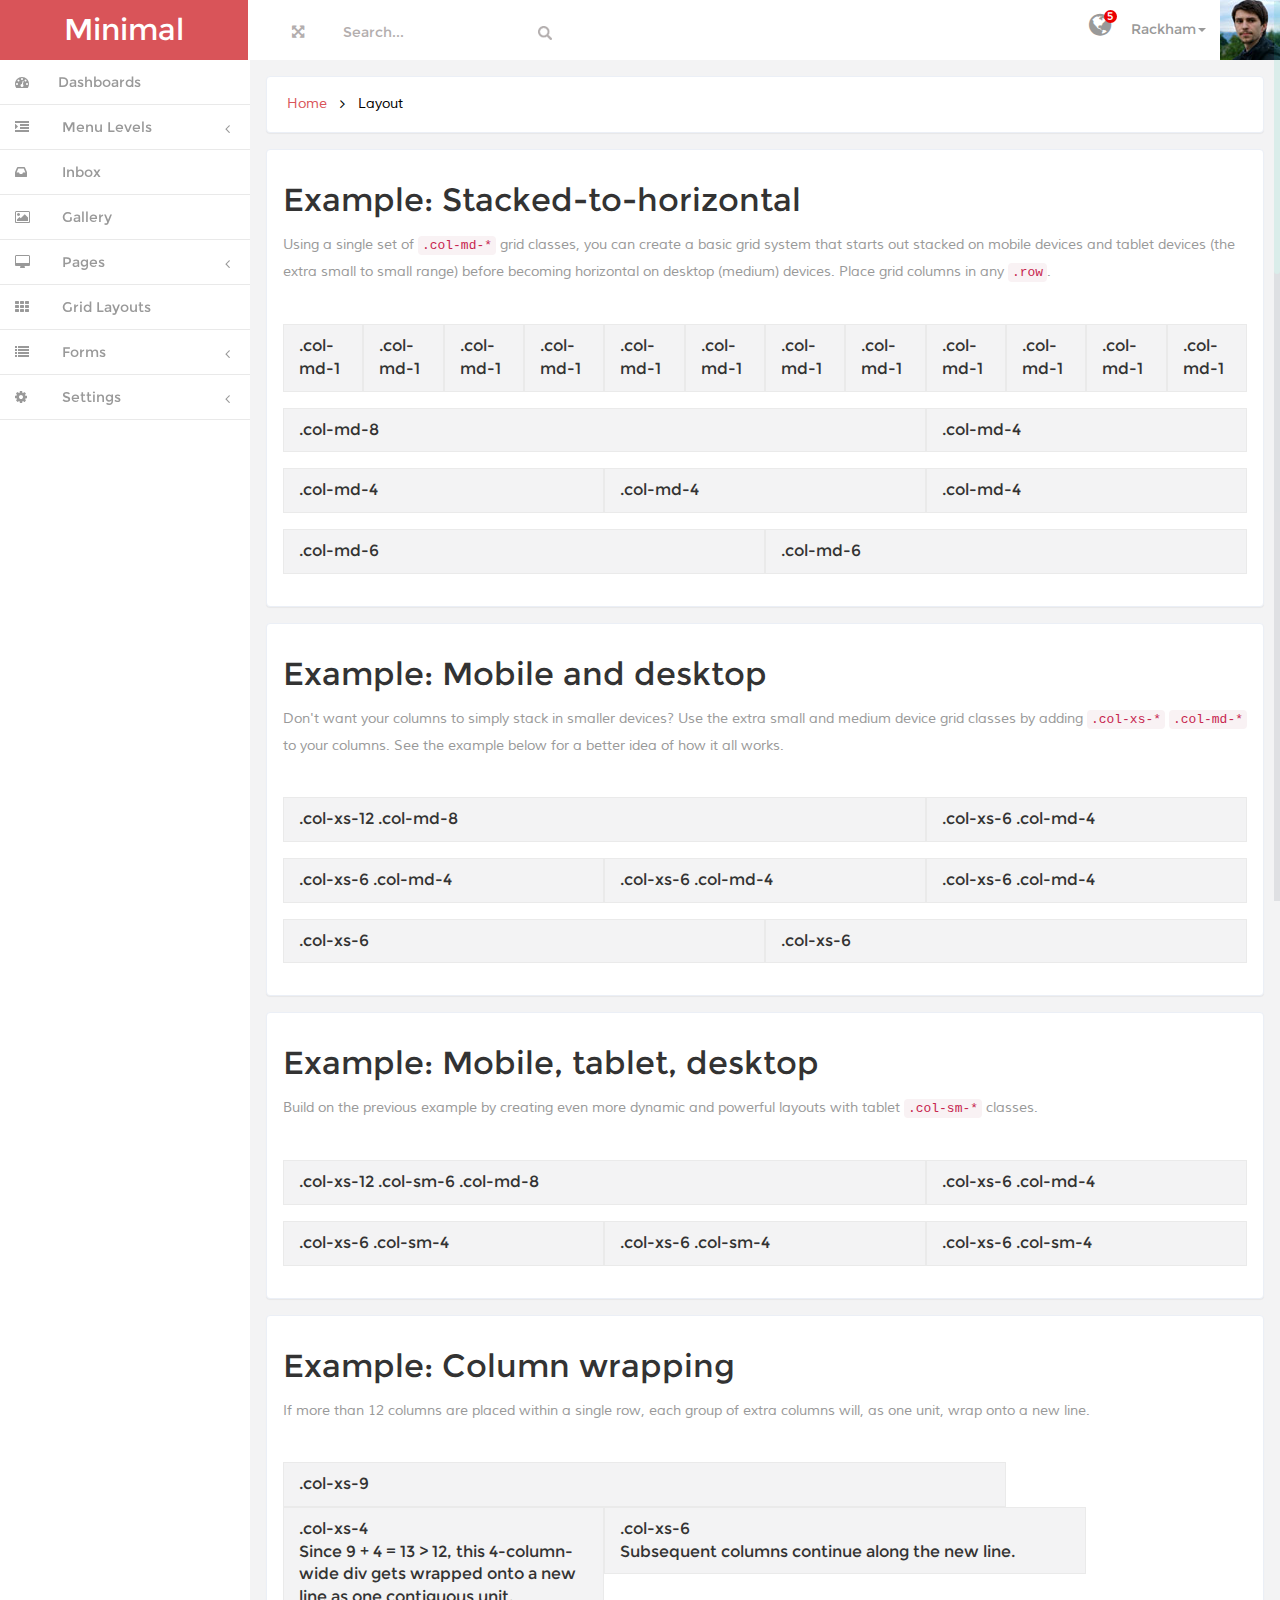
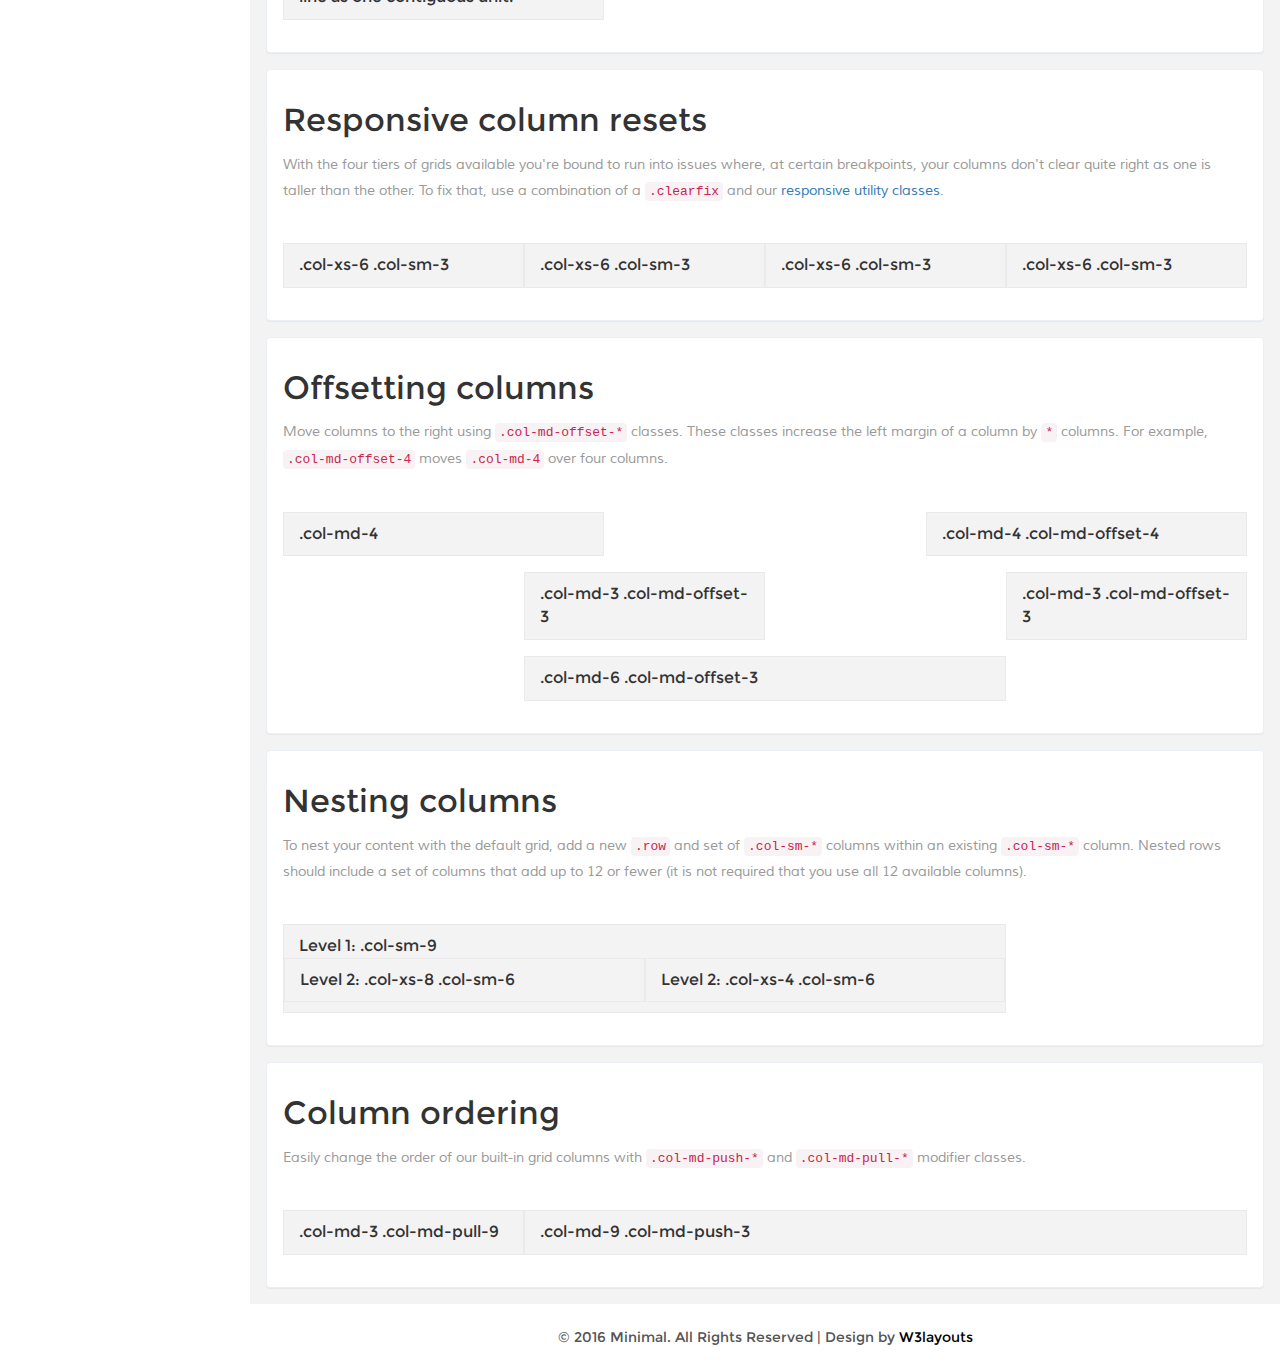
<file: admin/layout.html>
<!DOCTYPE HTML>
<html>
<head>
<title>layout</title>
<meta name="viewport" content="width=device-width, initial-scale=1">
<meta http-equiv="Content-Type" content="text/html; charset=utf-8" />
<meta name="keywords" content="Minimal Responsive web template, Bootstrap Web Templates, Flat Web Templates, Android Compatible web template, 
Smartphone Compatible web template, free webdesigns for Nokia, Samsung, LG, SonyEricsson, Motorola web design" />
<script type="application/x-javascript"> addEventListener("load", function() { setTimeout(hideURLbar, 0); }, false); function hideURLbar(){ window.scrollTo(0,1); } </script>
<link href="css/bootstrap.min.css" rel='stylesheet' type='text/css' />
<!-- Custom Theme files -->
<link href="css/style.css" rel='stylesheet' type='text/css' />
<link href="css/font-awesome.css" rel="stylesheet"> 
<script src="js/jquery.min.js"> </script>
<script src="js/bootstrap.min.js"> </script>
  
<!-- Mainly scripts -->
<script src="js/jquery.metisMenu.js"></script>
<script src="js/jquery.slimscroll.min.js"></script>
<!-- Custom and plugin javascript -->
<link href="css/custom.css" rel="stylesheet">
<script src="js/custom.js"></script>
<script src="js/screenfull.js"></script>
		<script>
		$(function () {
			$('#supported').text('Supported/allowed: ' + !!screenfull.enabled);

			if (!screenfull.enabled) {
				return false;
			}

			

			$('#toggle').click(function () {
				screenfull.toggle($('#container')[0]);
			});
			

			
		});
		</script>



</head>
<body>
<div id="wrapper">
        <!----->
        <nav class="navbar-default navbar-static-top" role="navigation">
             <div class="navbar-header">
                <button type="button" class="navbar-toggle" data-toggle="collapse" data-target=".navbar-collapse">
                    <span class="sr-only">Toggle navigation</span>
                    <span class="icon-bar"></span>
                    <span class="icon-bar"></span>
                    <span class="icon-bar"></span>
                </button>
               <h1> <a class="navbar-brand" href="index.html">Minimal</a></h1>         
			   </div>
			 <div class=" border-bottom">
        	<div class="full-left">
        	  <section class="full-top">
				<button id="toggle"><i class="fa fa-arrows-alt"></i></button>	
			</section>
			<form class=" navbar-left-right">
              <input type="text"  value="Search..." onfocus="this.value = '';" onblur="if (this.value == '') {this.value = 'Search...';}">
              <input type="submit" value="" class="fa fa-search">
            </form>
            <div class="clearfix"> </div>
           </div>
     
       
            <!-- Brand and toggle get grouped for better mobile display -->
		 
		   <!-- Collect the nav links, forms, and other content for toggling -->
		    <div class="drop-men" >
		        <ul class=" nav_1">
		           
		    		<li class="dropdown at-drop">
		              <a href="#" class="dropdown-toggle dropdown-at " data-toggle="dropdown"><i class="fa fa-globe"></i> <span class="number">5</span></a>
		              <ul class="dropdown-menu menu1 " role="menu">
		                <li><a href="#">
		               
		                	<div class="user-new">
		                	<p>New user registered</p>
		                	<span>40 seconds ago</span>
		                	</div>
		                	<div class="user-new-left">
		                
		                	<i class="fa fa-user-plus"></i>
		                	</div>
		                	<div class="clearfix"> </div>
		                	</a></li>
		                <li><a href="#">
		                	<div class="user-new">
		                	<p>Someone special liked this</p>
		                	<span>3 minutes ago</span>
		                	</div>
		                	<div class="user-new-left">
		                
		                	<i class="fa fa-heart"></i>
		                	</div>
		                	<div class="clearfix"> </div>
		                </a></li>
		                <li><a href="#">
		                	<div class="user-new">
		                	<p>John cancelled the event</p>
		                	<span>4 hours ago</span>
		                	</div>
		                	<div class="user-new-left">
		                
		                	<i class="fa fa-times"></i>
		                	</div>
		                	<div class="clearfix"> </div>
		                </a></li>
		                <li><a href="#">
		                	<div class="user-new">
		                	<p>The server is status is stable</p>
		                	<span>yesterday at 08:30am</span>
		                	</div>
		                	<div class="user-new-left">
		                
		                	<i class="fa fa-info"></i>
		                	</div>
		                	<div class="clearfix"> </div>
		                </a></li>
		                <li><a href="#">
		                	<div class="user-new">
		                	<p>New comments waiting approval</p>
		                	<span>Last Week</span>
		                	</div>
		                	<div class="user-new-left">
		                
		                	<i class="fa fa-rss"></i>
		                	</div>
		                	<div class="clearfix"> </div>
		                </a></li>
		                <li><a href="#" class="view">View all messages</a></li>
		              </ul>
		            </li>
					<li class="dropdown">
		              <a href="#" class="dropdown-toggle dropdown-at" data-toggle="dropdown"><span class=" name-caret">Rackham<i class="caret"></i></span><img src="images/wo.jpg"></a>
		              <ul class="dropdown-menu " role="menu">
		                <li><a href="profile.html"><i class="fa fa-user"></i>Edit Profile</a></li>
		                <li><a href="inbox.html"><i class="fa fa-envelope"></i>Inbox</a></li>
		                <li><a href="calendar.html"><i class="fa fa-calendar"></i>Calender</a></li>
		                <li><a href="inbox.html"><i class="fa fa-clipboard"></i>Tasks</a></li>
		              </ul>
		            </li>
		           
		        </ul>
		     </div><!-- /.navbar-collapse -->
			<div class="clearfix">
       
     </div>
	  
		    <div class="navbar-default sidebar" role="navigation">
                <div class="sidebar-nav navbar-collapse">
                <ul class="nav" id="side-menu">
				
                    <li>
                        <a href="index.html" class=" hvr-bounce-to-right"><i class="fa fa-dashboard nav_icon "></i><span class="nav-label">Dashboards</span> </a>
                    </li>
                   
                    <li>
                        <a href="#" class=" hvr-bounce-to-right"><i class="fa fa-indent nav_icon"></i> <span class="nav-label">Menu Levels</span><span class="fa arrow"></span></a>
                        <ul class="nav nav-second-level">
                            <li><a href="graphs.html" class=" hvr-bounce-to-right"> <i class="fa fa-area-chart nav_icon"></i>Graphs</a></li>
                            
                            <li><a href="maps.html" class=" hvr-bounce-to-right"><i class="fa fa-map-marker nav_icon"></i>Maps</a></li>
			
						<li><a href="typography.html" class=" hvr-bounce-to-right"><i class="fa fa-file-text-o nav_icon"></i>Typography</a></li>

					   </ul>
                    </li>
					 <li>
                        <a href="inbox.html" class=" hvr-bounce-to-right"><i class="fa fa-inbox nav_icon"></i> <span class="nav-label">Inbox</span> </a>
                    </li>
                    
                    <li>
                        <a href="gallery.html" class=" hvr-bounce-to-right"><i class="fa fa-picture-o nav_icon"></i> <span class="nav-label">Gallery</span> </a>
                    </li>
                     <li>
                        <a href="#" class=" hvr-bounce-to-right"><i class="fa fa-desktop nav_icon"></i> <span class="nav-label">Pages</span><span class="fa arrow"></span></a>
                        <ul class="nav nav-second-level">
                            <li><a href="404.html" class=" hvr-bounce-to-right"> <i class="fa fa-info-circle nav_icon"></i>Error 404</a></li>
                            <li><a href="faq.html" class=" hvr-bounce-to-right"><i class="fa fa-question-circle nav_icon"></i>FAQ</a></li>
                            <li><a href="blank.html" class=" hvr-bounce-to-right"><i class="fa fa-file-o nav_icon"></i>Blank</a></li>
                       </ul>
                    </li>
                     <li>
                        <a href="layout.html" class=" hvr-bounce-to-right"><i class="fa fa-th nav_icon"></i> <span class="nav-label">Grid Layouts</span> </a>
                    </li>
                   
                    <li>
                        <a href="#" class=" hvr-bounce-to-right"><i class="fa fa-list nav_icon"></i> <span class="nav-label">Forms</span><span class="fa arrow"></span></a>
                        <ul class="nav nav-second-level">
                            <li><a href="forms.html" class=" hvr-bounce-to-right"><i class="fa fa-align-left nav_icon"></i>Basic forms</a></li>
                            <li><a href="validation.html" class=" hvr-bounce-to-right"><i class="fa fa-check-square-o nav_icon"></i>Validation</a></li>
                        </ul>
                    </li>
                   
                    <li>
                        <a href="#" class=" hvr-bounce-to-right"><i class="fa fa-cog nav_icon"></i> <span class="nav-label">Settings</span><span class="fa arrow"></span></a>
                        <ul class="nav nav-second-level">
                            <li><a href="signin.html" class=" hvr-bounce-to-right"><i class="fa fa-sign-in nav_icon"></i>Signin</a></li>
                            <li><a href="signup.html" class=" hvr-bounce-to-right"><i class="fa fa-sign-in nav_icon"></i>Singup</a></li>
                        </ul>
                    </li>
                </ul>
            </div>
			</div>
        </nav>
		 <div id="page-wrapper" class="gray-bg dashbard-1">
       <div class="content-main">
 
 	<!--banner-->	
		    <div class="banner">
		    	<h2>
				<a href="index.html">Home</a>
				<i class="fa fa-angle-right"></i>
				<span>Layout</span>
				</h2>
		    </div>
		<!--//banner-->
 	<!--grid-->
 	<div class="grid-system">
 		<!---->
 		<div class="horz-grid">
 		<div class="grid-hor">
 		<h3 id="grid-example-basic">Example: Stacked-to-horizontal</h3>
 		<p class="">Using a single set of <code>.col-md-*</code> grid classes, 
 			you can create a basic grid system that starts out stacked on mobile devices and tablet devices 
 			(the extra small to small range) 
 			before becoming horizontal on desktop (medium) devices. Place grid columns in any <code>.row</code>.</p>
			</div>
			<!----> 
			
			 <div class="row show-grid">
			  <div class="col-md-1">.col-md-1</div>
			  <div class="col-md-1">.col-md-1</div>
			  <div class="col-md-1">.col-md-1</div>
			  <div class="col-md-1">.col-md-1</div>
			  <div class="col-md-1">.col-md-1</div>
			  <div class="col-md-1">.col-md-1</div>
			  <div class="col-md-1">.col-md-1</div>
			  <div class="col-md-1">.col-md-1</div>
			  <div class="col-md-1">.col-md-1</div>
			  <div class="col-md-1">.col-md-1</div>
			  <div class="col-md-1">.col-md-1</div>
			  <div class="col-md-1">.col-md-1</div>
			</div>
			<div class="row show-grid">
			  <div class="col-md-8">.col-md-8</div>
			  <div class="col-md-4">.col-md-4</div>
			</div>
			<div class="row show-grid">
			  <div class="col-md-4">.col-md-4</div>
			  <div class="col-md-4">.col-md-4</div>
			  <div class="col-md-4">.col-md-4</div>
			</div>
			<div class="row show-grid">
			  <div class="col-md-6">.col-md-6</div>
			  <div class="col-md-6">.col-md-6</div>
			</div>
		</div>
			<!---->
				<div class="horz-grid">
			<div class="grid-hor">
			<h3 id="grid-example-mixed">Example: Mobile and desktop</h3>
			<p>Don't want your columns to simply stack in smaller devices? Use the extra small 
				and medium device grid classes by adding <code>.col-xs-*</code> <code>.col-md-*</code> to your columns. See the example below for
				 a better idea of how it all works.</p>
				</div>
			<!---->
			<!-- Stack the columns on mobile by making one full-width and the other half-width -->
			<div class="row show-grid">
			  <div class="col-xs-12 col-md-8">.col-xs-12 .col-md-8</div>
			  <div class="col-xs-6 col-md-4">.col-xs-6 .col-md-4</div>
			</div>
			
			<!-- Columns start at 50% wide on mobile and bump up to 33.3% wide on desktop -->
			<div class="row show-grid">
			  <div class="col-xs-6 col-md-4">.col-xs-6 .col-md-4</div>
			  <div class="col-xs-6 col-md-4">.col-xs-6 .col-md-4</div>
			  <div class="col-xs-6 col-md-4">.col-xs-6 .col-md-4</div>
			</div>
			
			<!-- Columns are always 50% wide, on mobile and desktop -->
			<div class="row show-grid">
			  <div class="col-xs-6">.col-xs-6</div>
			  <div class="col-xs-6">.col-xs-6</div>
			</div>
		</div>
			<!---->
				<div class="horz-grid">
			<div class="grid-hor">
			<h3 id="grid-example-mixed-complete">Example: Mobile, tablet, desktop</h3>
			<p>Build on the previous example by creating even more dynamic and powerful layouts with tablet
				 <code>.col-sm-*</code> classes.</p>
				</div>
			<!---->
			<div class="row show-grid">
			  <div class="col-xs-12 col-sm-6 col-md-8">.col-xs-12 .col-sm-6 .col-md-8</div>
			  <div class="col-xs-6 col-md-4">.col-xs-6 .col-md-4</div>
			</div>
			<div class="row show-grid">
			  <div class="col-xs-6 col-sm-4">.col-xs-6 .col-sm-4</div>
			  <div class="col-xs-6 col-sm-4">.col-xs-6 .col-sm-4</div>
			  <!-- Optional: clear the XS cols if their content doesn't match in height -->
			  <div class="clearfix visible-xs-block"></div>
			  <div class="col-xs-6 col-sm-4">.col-xs-6 .col-sm-4</div>
			</div>
		</div>
			<!---->
				<div class="horz-grid">
			<div class="grid-hor">
			<h3 id="grid-example-wrapping">Example: Column wrapping</h3>
			<p>If more than 12 columns are placed within a single row, each group of extra columns will, 
				as one unit, wrap onto a new line.</p>
			</div>
				
			<!---->
			<div class="row show-grid">
			  <div class="col-xs-9">.col-xs-9</div>
			  <div class="col-xs-4">.col-xs-4<br>Since 9 + 4 = 13 &gt; 12, this 4-column-wide div gets wrapped onto a new line as one contiguous unit.</div>
			  <div class="col-xs-6">.col-xs-6<br>Subsequent columns continue along the new line.</div>
			</div>
		</div>
			<!---->
				<div class="horz-grid">
			<div class="grid-hor">
			<h3 id="grid-responsive-resets">Responsive column resets</h3>
			<p>With the four tiers of grids available you're bound to run into issues where,
				 at certain breakpoints, your columns don't clear quite right as one is taller than the other.
				  To fix that, use a combination of a <code>.clearfix</code> and our 
				<a href="#responsive-utilities">responsive utility classes</a>.</p>
			</div>
			<!---->
			<div class="row show-grid">
			  <div class="col-xs-6 col-sm-3">.col-xs-6 .col-sm-3</div>
			  <div class="col-xs-6 col-sm-3">.col-xs-6 .col-sm-3</div>
			
			  <!-- Add the extra clearfix for only the required viewport -->
			  <div class="clearfix visible-xs-block"></div>
			
			  <div class="col-xs-6 col-sm-3">.col-xs-6 .col-sm-3</div>
			  <div class="col-xs-6 col-sm-3">.col-xs-6 .col-sm-3</div>
			</div>
		</div>
			<!---->
				<div class="horz-grid">
			<div class="grid-hor">
			<h3 id="grid-offsetting">Offsetting columns</h3>
			<p>Move columns to the right using <code>.col-md-offset-*</code> classes. These classes increase the left margin of a column by <code>*</code> columns. For example, <code>.col-md-offset-4</code> moves <code>.col-md-4</code> over four columns.</p>
			</div>
			<!---->
			<div class="row show-grid">
			  <div class="col-md-4">.col-md-4</div>
			  <div class="col-md-4 col-md-offset-4">.col-md-4 .col-md-offset-4</div>
			</div>
			<div class="row show-grid">
			  <div class="col-md-3 col-md-offset-3">.col-md-3 .col-md-offset-3</div>
			  <div class="col-md-3 col-md-offset-3">.col-md-3 .col-md-offset-3</div>
			</div>
			<div class="row show-grid">
			  <div class="col-md-6 col-md-offset-3">.col-md-6 .col-md-offset-3</div>
			</div>
		</div>
			<!---->
				<div class="horz-grid">
			<div class="grid-hor">
			<h3 id="grid-nesting">Nesting columns</h3>
			<p>To nest your content with the default grid, add a new <code>.row</code> and set of <code>.col-sm-*</code> 
				columns within an existing <code>.col-sm-*</code> column. Nested rows should include a set of columns that add up to 12 or fewer 
				(it is not required that you use all 12 available columns).</p>
			</div>
			<!---->
			<div class="row show-grid">
  <div class="col-sm-9">
    Level 1: .col-sm-9
    <div class="row">
      <div class="col-xs-8 col-sm-6">
        Level 2: .col-xs-8 .col-sm-6
      </div>
      <div class="col-xs-4 col-sm-6">
        Level 2: .col-xs-4 .col-sm-6
      </div>
    </div>
  </div>
</div>
</div>
<!---->
	<div class="horz-grid">
<div class="grid-hor">
<h3 id="grid-column-ordering">Column ordering</h3>
<p>Easily change the order of our built-in grid columns with <code>.col-md-push-*</code> and 
	<code>.col-md-pull-*</code> modifier classes.</p>
 </div>
 	<!---->
 	<div class="row show-grid">
  <div class="col-md-9 col-md-push-3">.col-md-9 .col-md-push-3</div>
  <div class="col-md-3 col-md-pull-9">.col-md-3 .col-md-pull-9</div>
</div>
</div>
</div>
 	<!--//grid-->
		<!---->
<div class="copy">
            <p> &copy; 2016 Minimal. All Rights Reserved | Design by <a href="http://w3layouts.com/" target="_blank">W3layouts</a> </p>	    </div>
		</div>
		</div>
		<div class="clearfix"> </div>
       </div>
     
<!---->
<!--scrolling js-->
	<script src="js/jquery.nicescroll.js"></script>
	<script src="js/scripts.js"></script>
	<!--//scrolling js-->
</body>
</html>
</file>
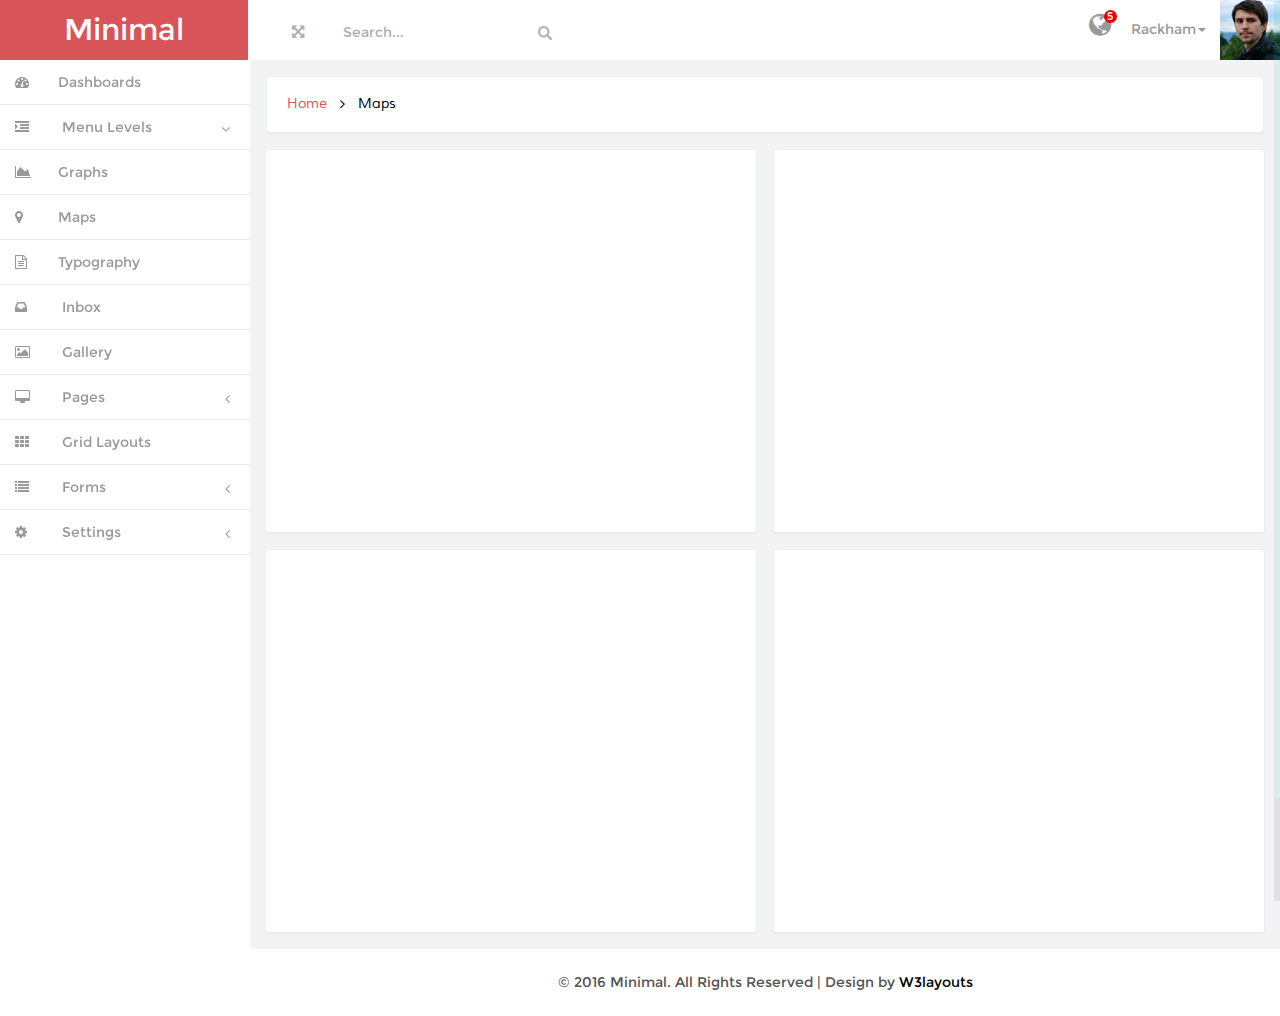
<file: admin/maps.html>
<!DOCTYPE HTML>
<html>
<head>
<title>maps</title>
<meta name="viewport" content="width=device-width, initial-scale=1">
<meta http-equiv="Content-Type" content="text/html; charset=utf-8" />
<meta name="keywords" content="Minimal Responsive web template, Bootstrap Web Templates, Flat Web Templates, Android Compatible web template, 
Smartphone Compatible web template, free webdesigns for Nokia, Samsung, LG, SonyEricsson, Motorola web design" />
<script type="application/x-javascript"> addEventListener("load", function() { setTimeout(hideURLbar, 0); }, false); function hideURLbar(){ window.scrollTo(0,1); } </script>
<link href="css/bootstrap.min.css" rel='stylesheet' type='text/css' />
<!-- Custom Theme files -->
<link href="css/style.css" rel='stylesheet' type='text/css' />
<link href="css/font-awesome.css" rel="stylesheet"> 
<script src="js/jquery.min.js"> </script>
<script src="js/bootstrap.min.js"> </script>
  
<!-- Mainly scripts -->
<script src="js/jquery.metisMenu.js"></script>
<script src="js/jquery.slimscroll.min.js"></script>
<!-- Custom and plugin javascript -->
<link href="css/custom.css" rel="stylesheet">
<script src="js/custom.js"></script>
<script src="js/screenfull.js"></script>
		<script>
		$(function () {
			$('#supported').text('Supported/allowed: ' + !!screenfull.enabled);

			if (!screenfull.enabled) {
				return false;
			}

			

			$('#toggle').click(function () {
				screenfull.toggle($('#container')[0]);
			});
			

			
		});
		</script>


<!---->
 <script type="text/javascript" src="//maps.google.com/maps/api/js?sensor=true"></script>
  <script type="text/javascript" src="js/gmaps.js"></script>
  <link rel="stylesheet" type="text/css" href="css/examples.css" />
</head>
<body>
<div id="wrapper">
        <!----->
        <nav class="navbar-default navbar-static-top" role="navigation">
             <div class="navbar-header">
                <button type="button" class="navbar-toggle" data-toggle="collapse" data-target=".navbar-collapse">
                    <span class="sr-only">Toggle navigation</span>
                    <span class="icon-bar"></span>
                    <span class="icon-bar"></span>
                    <span class="icon-bar"></span>
                </button>
               <h1> <a class="navbar-brand" href="index.html">Minimal</a></h1>         
			   </div>
			 <div class=" border-bottom">
        	<div class="full-left">
        	  <section class="full-top">
				<button id="toggle"><i class="fa fa-arrows-alt"></i></button>	
			</section>
			<form class=" navbar-left-right">
              <input type="text"  value="Search..." onfocus="this.value = '';" onblur="if (this.value == '') {this.value = 'Search...';}">
              <input type="submit" value="" class="fa fa-search">
            </form>
            <div class="clearfix"> </div>
           </div>
     
       
            <!-- Brand and toggle get grouped for better mobile display -->
		 
		   <!-- Collect the nav links, forms, and other content for toggling -->
		    <div class="drop-men" >
		        <ul class=" nav_1">
		           
		    		<li class="dropdown at-drop">
		              <a href="#" class="dropdown-toggle dropdown-at " data-toggle="dropdown"><i class="fa fa-globe"></i> <span class="number">5</span></a>
		              <ul class="dropdown-menu menu1 " role="menu">
		                <li><a href="#">
		               
		                	<div class="user-new">
		                	<p>New user registered</p>
		                	<span>40 seconds ago</span>
		                	</div>
		                	<div class="user-new-left">
		                
		                	<i class="fa fa-user-plus"></i>
		                	</div>
		                	<div class="clearfix"> </div>
		                	</a></li>
		                <li><a href="#">
		                	<div class="user-new">
		                	<p>Someone special liked this</p>
		                	<span>3 minutes ago</span>
		                	</div>
		                	<div class="user-new-left">
		                
		                	<i class="fa fa-heart"></i>
		                	</div>
		                	<div class="clearfix"> </div>
		                </a></li>
		                <li><a href="#">
		                	<div class="user-new">
		                	<p>John cancelled the event</p>
		                	<span>4 hours ago</span>
		                	</div>
		                	<div class="user-new-left">
		                
		                	<i class="fa fa-times"></i>
		                	</div>
		                	<div class="clearfix"> </div>
		                </a></li>
		                <li><a href="#">
		                	<div class="user-new">
		                	<p>The server is status is stable</p>
		                	<span>yesterday at 08:30am</span>
		                	</div>
		                	<div class="user-new-left">
		                
		                	<i class="fa fa-info"></i>
		                	</div>
		                	<div class="clearfix"> </div>
		                </a></li>
		                <li><a href="#">
		                	<div class="user-new">
		                	<p>New comments waiting approval</p>
		                	<span>Last Week</span>
		                	</div>
		                	<div class="user-new-left">
		                
		                	<i class="fa fa-rss"></i>
		                	</div>
		                	<div class="clearfix"> </div>
		                </a></li>
		                <li><a href="#" class="view">View all messages</a></li>
		              </ul>
		            </li>
					<li class="dropdown">
		              <a href="#" class="dropdown-toggle dropdown-at" data-toggle="dropdown"><span class=" name-caret">Rackham<i class="caret"></i></span><img src="images/wo.jpg"></a>
		              <ul class="dropdown-menu " role="menu">
		                <li><a href="profile.html"><i class="fa fa-user"></i>Edit Profile</a></li>
		                <li><a href="inbox.html"><i class="fa fa-envelope"></i>Inbox</a></li>
		                <li><a href="calendar.html"><i class="fa fa-calendar"></i>Calender</a></li>
		                <li><a href="inbox.html"><i class="fa fa-clipboard"></i>Tasks</a></li>
		              </ul>
		            </li>
		           
		        </ul>
		     </div><!-- /.navbar-collapse -->
			<div class="clearfix">
       
     </div>
	  
		    <div class="navbar-default sidebar" role="navigation">
                <div class="sidebar-nav navbar-collapse">
                <ul class="nav" id="side-menu">
				
                    <li>
                        <a href="index.html" class=" hvr-bounce-to-right"><i class="fa fa-dashboard nav_icon "></i><span class="nav-label">Dashboards</span> </a>
                    </li>
                   
                    <li>
                        <a href="#" class=" hvr-bounce-to-right"><i class="fa fa-indent nav_icon"></i> <span class="nav-label">Menu Levels</span><span class="fa arrow"></span></a>
                        <ul class="nav nav-second-level">
                            <li><a href="graphs.html" class=" hvr-bounce-to-right"> <i class="fa fa-area-chart nav_icon"></i>Graphs</a></li>
                            
                            <li><a href="maps.html" class=" hvr-bounce-to-right"><i class="fa fa-map-marker nav_icon"></i>Maps</a></li>
			
						<li><a href="typography.html" class=" hvr-bounce-to-right"><i class="fa fa-file-text-o nav_icon"></i>Typography</a></li>

					   </ul>
                    </li>
					 <li>
                        <a href="inbox.html" class=" hvr-bounce-to-right"><i class="fa fa-inbox nav_icon"></i> <span class="nav-label">Inbox</span> </a>
                    </li>
                    
                    <li>
                        <a href="gallery.html" class=" hvr-bounce-to-right"><i class="fa fa-picture-o nav_icon"></i> <span class="nav-label">Gallery</span> </a>
                    </li>
                     <li>
                        <a href="#" class=" hvr-bounce-to-right"><i class="fa fa-desktop nav_icon"></i> <span class="nav-label">Pages</span><span class="fa arrow"></span></a>
                        <ul class="nav nav-second-level">
                            <li><a href="404.html" class=" hvr-bounce-to-right"> <i class="fa fa-info-circle nav_icon"></i>Error 404</a></li>
                            <li><a href="faq.html" class=" hvr-bounce-to-right"><i class="fa fa-question-circle nav_icon"></i>FAQ</a></li>
                            <li><a href="blank.html" class=" hvr-bounce-to-right"><i class="fa fa-file-o nav_icon"></i>Blank</a></li>
                       </ul>
                    </li>
                     <li>
                        <a href="layout.html" class=" hvr-bounce-to-right"><i class="fa fa-th nav_icon"></i> <span class="nav-label">Grid Layouts</span> </a>
                    </li>
                   
                    <li>
                        <a href="#" class=" hvr-bounce-to-right"><i class="fa fa-list nav_icon"></i> <span class="nav-label">Forms</span><span class="fa arrow"></span></a>
                        <ul class="nav nav-second-level">
                            <li><a href="forms.html" class=" hvr-bounce-to-right"><i class="fa fa-align-left nav_icon"></i>Basic forms</a></li>
                            <li><a href="validation.html" class=" hvr-bounce-to-right"><i class="fa fa-check-square-o nav_icon"></i>Validation</a></li>
                        </ul>
                    </li>
                   
                    <li>
                        <a href="#" class=" hvr-bounce-to-right"><i class="fa fa-cog nav_icon"></i> <span class="nav-label">Settings</span><span class="fa arrow"></span></a>
                        <ul class="nav nav-second-level">
                            <li><a href="signin.html" class=" hvr-bounce-to-right"><i class="fa fa-sign-in nav_icon"></i>Signin</a></li>
                            <li><a href="signup.html" class=" hvr-bounce-to-right"><i class="fa fa-sign-in nav_icon"></i>Singup</a></li>
                        </ul>
                    </li>
                </ul>
            </div>
			</div>
        </nav>
		 <div id="page-wrapper" class="gray-bg dashbard-1">
       <div class="content-main">
 
 	<!--banner-->	
		  <div class="banner">
		    	<h2>
				<a href="index.html">Home</a>
				<i class="fa fa-angle-right"></i>
				<span>Maps</span>
				</h2>
		    </div>
		<!--//banner-->
 	<!--grid-->
 	<div class="map-grid">
 	<div class="map-system">
 		<div class="col-md-6 map-1">
	
    <div class="span11">
      <div id="map2"></div>
  
	</div>
	 
	 <script type="text/javascript">
    var map;
    $(document).ready(function(){
      map = new GMaps({
        el: '#map2',
        lat: -12.043333,
        lng: -77.028333,
        zoomControl : true,
        zoomControlOpt: {
            style : 'SMALL',
            position: 'TOP_LEFT'
        },
        panControl : false,
        streetViewControl : false,
        mapTypeControl: false,
        overviewMapControl: false
      });
    });
  </script>
 		</div>
 		<div class="col-md-6 map-2">
		
      <div class="span11">
        <div id="map1"></div>
      
	  </div>
	    <script>
        $(function () {
          var map = new GMaps({
          el: "#map1",
          lat: 41.895465,
          lng: 12.482324,
          zoom: 5, 
          zoomControl : true,
          zoomControlOpt: {
            style : "SMALL",
            position: "TOP_LEFT"
          },
          panControl : true,
          streetViewControl : false,
          mapTypeControl: false,
          overviewMapControl: false
        });
        
        var styles = [
            {
              stylers: [
                { hue: "#00ffe6" },
                { saturation: -20 }
              ]
            }, {
                featureType: "road",
                elementType: "geometry",
                stylers: [
                    { lightness: 100 },
                    { visibility: "simplified" }
              ]
            }, {
                featureType: "road",
                elementType: "labels",
                stylers: [
                    { visibility: "off" }
              ]
            }
        ];
        
        map.addStyle({
            styledMapName:"Styled Map",
            styles: styles,
            mapTypeId: "map_style"  
        });
        
        map.setStyle("map_style");
      });
    </script>
	
		</div>
 		<div class="clearfix"> </div>
 		
	</div>
	<div class="map-system">
 	
 		<div class="col-md-6 map-1">
 
    <div class="span11">
      <div id="map3"></div>
    </div>

	</div>
	 <script type="text/javascript">
    var map;
    $(document).ready(function(){
      map = new GMaps({
        el: '#map3',
        lat: -12.043333,
        lng: -77.028333,
        mapTypeControlOptions: {
          mapTypeIds : ["hybrid", "roadmap", "satellite", "terrain", "osm", "cloudmade"]
        }
      });
      map.addMapType("osm", {
        getTileUrl: function(coord, zoom) {
          return "http://tile.openstreetmap.org/" + zoom + "/" + coord.x + "/" + coord.y + ".png";
        },
        tileSize: new google.maps.Size(256, 256),
        name: "OpenStreetMap",
        maxZoom: 18
      });
      map.addMapType("cloudmade", {
        getTileUrl: function(coord, zoom) {
          return "http://b.tile.cloudmade.com/8ee2a50541944fb9bcedded5165f09d9/1/256/" + zoom + "/" + coord.x + "/" + coord.y + ".png";
        },
        tileSize: new google.maps.Size(256, 256),
        name: "CloudMade",
        maxZoom: 18
      });
      map.setMapTypeId("osm");
    });
  </script>
  	<div class="col-md-6 map-2">
		
     <div class="span11">
      <div id="map"></div>
    </div>
	   <script type="text/javascript">
    var map;

    var getTile = function(coord, zoom, ownerDocument) {
      var div = ownerDocument.createElement('div');
      div.innerHTML = coord;
      div.style.width = this.tileSize.width + 'px';
      div.style.height = this.tileSize.height + 'px';
      div.style.background = 'rgba(250, 250, 250, 0.55)';
      div.style.fontFamily = 'Monaco, Andale Mono, Courier New, monospace';
      div.style.fontSize = '10';
      div.style.fontWeight = 'bolder';
      div.style.border = 'dotted 1px #aaa';
      div.style.textAlign = 'center';
      div.style.lineHeight = this.tileSize.height + 'px';
      return div;
    };

    $(document).ready(function(){
      map = new GMaps({
        el: '#map',
        lat: -12.043333,
        lng: -77.028333
      });
      map.addOverlayMapType({
        index: 0,
        tileSize: new google.maps.Size(256, 256),
        getTile: getTile
      });
    });
  </script>
		</div>
 		<div class="clearfix"> </div>
 		
	</div>
	
	</div>
 	<!--//grid-->
		<!---->
<div class="copy">
            <p> &copy; 2016 Minimal. All Rights Reserved | Design by <a href="http://w3layouts.com/" target="_blank">W3layouts</a> </p>	    </div>
		</div>
		</div>
		<div class="clearfix"> </div>
       </div>
     
<!---->
<!--scrolling js-->
	<script src="js/jquery.nicescroll.js"></script>
	<script src="js/scripts.js"></script>
	<!--//scrolling js-->
</body>
</html>
</file>
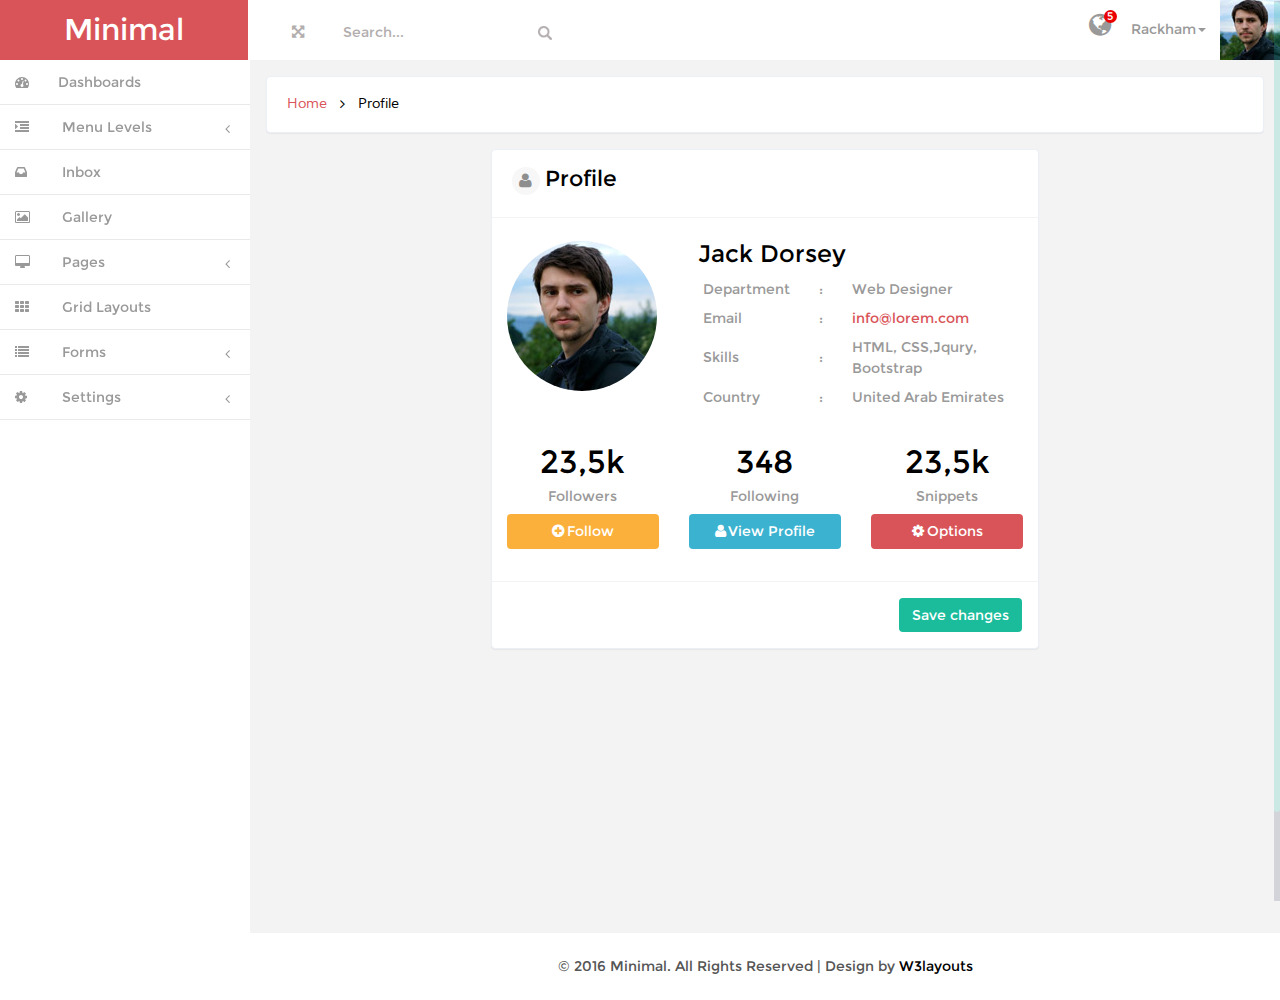
<file: admin/profile.html>
<!DOCTYPE HTML>
<html>
<head>
<title>profile</title>
<meta name="viewport" content="width=device-width, initial-scale=1">
<meta http-equiv="Content-Type" content="text/html; charset=utf-8" />
<meta name="keywords" content="Minimal Responsive web template, Bootstrap Web Templates, Flat Web Templates, Android Compatible web template, 
Smartphone Compatible web template, free webdesigns for Nokia, Samsung, LG, SonyEricsson, Motorola web design" />
<script type="application/x-javascript"> addEventListener("load", function() { setTimeout(hideURLbar, 0); }, false); function hideURLbar(){ window.scrollTo(0,1); } </script>
<link href="css/bootstrap.min.css" rel='stylesheet' type='text/css' />
<!--<link href="css/bootstrap.css" rel='stylesheet' type='text/css' />-->
<!-- Custom Theme files -->
<link href="css/style.css" rel='stylesheet' type='text/css' />
<link href="css/font-awesome.css" rel="stylesheet"> 
<script src="js/jquery.min.js"> </script>
<script src="js/bootstrap.min.js"> </script>
  
<!-- Mainly scripts -->
<script src="js/jquery.metisMenu.js"></script>
<script src="js/jquery.slimscroll.min.js"></script>
<!-- Custom and plugin javascript -->
<link href="css/custom.css" rel="stylesheet">
<script src="js/custom.js"></script>
<script src="js/screenfull.js"></script>
		<script>
		$(function () {
			$('#supported').text('Supported/allowed: ' + !!screenfull.enabled);

			if (!screenfull.enabled) {
				return false;
			}

			

			$('#toggle').click(function () {
				screenfull.toggle($('#container')[0]);
			});
			

			
		});
		</script>



</head>
<body>
<div id="wrapper">
      <!----->
        <nav class="navbar-default navbar-static-top" role="navigation">
             <div class="navbar-header">
                <button type="button" class="navbar-toggle" data-toggle="collapse" data-target=".navbar-collapse">
                    <span class="sr-only">Toggle navigation</span>
                    <span class="icon-bar"></span>
                    <span class="icon-bar"></span>
                    <span class="icon-bar"></span>
                </button>
               <h1> <a class="navbar-brand" href="index.html">Minimal</a></h1>         
			   </div>
			 <div class=" border-bottom">
        	<div class="full-left">
        	  <section class="full-top">
				<button id="toggle"><i class="fa fa-arrows-alt"></i></button>	
			</section>
			<form class=" navbar-left-right">
              <input type="text"  value="Search..." onfocus="this.value = '';" onblur="if (this.value == '') {this.value = 'Search...';}">
              <input type="submit" value="" class="fa fa-search">
            </form>
            <div class="clearfix"> </div>
           </div>
     
       
            <!-- Brand and toggle get grouped for better mobile display -->
		 
		   <!-- Collect the nav links, forms, and other content for toggling -->
		    <div class="drop-men" >
		        <ul class=" nav_1">
		           
		    		<li class="dropdown at-drop">
		              <a href="#" class="dropdown-toggle dropdown-at " data-toggle="dropdown"><i class="fa fa-globe"></i> <span class="number">5</span></a>
		              <ul class="dropdown-menu menu1 " role="menu">
		                <li><a href="#">
		               
		                	<div class="user-new">
		                	<p>New user registered</p>
		                	<span>40 seconds ago</span>
		                	</div>
		                	<div class="user-new-left">
		                
		                	<i class="fa fa-user-plus"></i>
		                	</div>
		                	<div class="clearfix"> </div>
		                	</a></li>
		                <li><a href="#">
		                	<div class="user-new">
		                	<p>Someone special liked this</p>
		                	<span>3 minutes ago</span>
		                	</div>
		                	<div class="user-new-left">
		                
		                	<i class="fa fa-heart"></i>
		                	</div>
		                	<div class="clearfix"> </div>
		                </a></li>
		                <li><a href="#">
		                	<div class="user-new">
		                	<p>John cancelled the event</p>
		                	<span>4 hours ago</span>
		                	</div>
		                	<div class="user-new-left">
		                
		                	<i class="fa fa-times"></i>
		                	</div>
		                	<div class="clearfix"> </div>
		                </a></li>
		                <li><a href="#">
		                	<div class="user-new">
		                	<p>The server is status is stable</p>
		                	<span>yesterday at 08:30am</span>
		                	</div>
		                	<div class="user-new-left">
		                
		                	<i class="fa fa-info"></i>
		                	</div>
		                	<div class="clearfix"> </div>
		                </a></li>
		                <li><a href="#">
		                	<div class="user-new">
		                	<p>New comments waiting approval</p>
		                	<span>Last Week</span>
		                	</div>
		                	<div class="user-new-left">
		                
		                	<i class="fa fa-rss"></i>
		                	</div>
		                	<div class="clearfix"> </div>
		                </a></li>
		                <li><a href="#" class="view">View all messages</a></li>
		              </ul>
		            </li>
					<li class="dropdown">
		              <a href="#" class="dropdown-toggle dropdown-at" data-toggle="dropdown"><span class=" name-caret">Rackham<i class="caret"></i></span><img src="images/wo.jpg"></a>
		              <ul class="dropdown-menu " role="menu">
		                <li><a href="profile.html"><i class="fa fa-user"></i>Edit Profile</a></li>
		                <li><a href="inbox.html"><i class="fa fa-envelope"></i>Inbox</a></li>
		                <li><a href="calendar.html"><i class="fa fa-calendar"></i>Calender</a></li>
		                <li><a href="inbox.html"><i class="fa fa-clipboard"></i>Tasks</a></li>
		              </ul>
		            </li>
		           
		        </ul>
		     </div><!-- /.navbar-collapse -->
			<div class="clearfix">
       
     </div>
	  
		    <div class="navbar-default sidebar" role="navigation">
                <div class="sidebar-nav navbar-collapse">
                <ul class="nav" id="side-menu">
				
                    <li>
                        <a href="index.html" class=" hvr-bounce-to-right"><i class="fa fa-dashboard nav_icon "></i><span class="nav-label">Dashboards</span> </a>
                    </li>
                   
                    <li>
                        <a href="#" class=" hvr-bounce-to-right"><i class="fa fa-indent nav_icon"></i> <span class="nav-label">Menu Levels</span><span class="fa arrow"></span></a>
                        <ul class="nav nav-second-level">
                            <li><a href="graphs.html" class=" hvr-bounce-to-right"> <i class="fa fa-area-chart nav_icon"></i>Graphs</a></li>
                            
                            <li><a href="maps.html" class=" hvr-bounce-to-right"><i class="fa fa-map-marker nav_icon"></i>Maps</a></li>
			
						<li><a href="typography.html" class=" hvr-bounce-to-right"><i class="fa fa-file-text-o nav_icon"></i>Typography</a></li>

					   </ul>
                    </li>
					 <li>
                        <a href="inbox.html" class=" hvr-bounce-to-right"><i class="fa fa-inbox nav_icon"></i> <span class="nav-label">Inbox</span> </a>
                    </li>
                    
                    <li>
                        <a href="gallery.html" class=" hvr-bounce-to-right"><i class="fa fa-picture-o nav_icon"></i> <span class="nav-label">Gallery</span> </a>
                    </li>
                     <li>
                        <a href="#" class=" hvr-bounce-to-right"><i class="fa fa-desktop nav_icon"></i> <span class="nav-label">Pages</span><span class="fa arrow"></span></a>
                        <ul class="nav nav-second-level">
                            <li><a href="404.html" class=" hvr-bounce-to-right"> <i class="fa fa-info-circle nav_icon"></i>Error 404</a></li>
                            <li><a href="faq.html" class=" hvr-bounce-to-right"><i class="fa fa-question-circle nav_icon"></i>FAQ</a></li>
                            <li><a href="blank.html" class=" hvr-bounce-to-right"><i class="fa fa-file-o nav_icon"></i>Blank</a></li>
                       </ul>
                    </li>
                     <li>
                        <a href="layout.html" class=" hvr-bounce-to-right"><i class="fa fa-th nav_icon"></i> <span class="nav-label">Grid Layouts</span> </a>
                    </li>
                   
                    <li>
                        <a href="#" class=" hvr-bounce-to-right"><i class="fa fa-list nav_icon"></i> <span class="nav-label">Forms</span><span class="fa arrow"></span></a>
                        <ul class="nav nav-second-level">
                            <li><a href="forms.html" class=" hvr-bounce-to-right"><i class="fa fa-align-left nav_icon"></i>Basic forms</a></li>
                            <li><a href="validation.html" class=" hvr-bounce-to-right"><i class="fa fa-check-square-o nav_icon"></i>Validation</a></li>
                        </ul>
                    </li>
                   
                    <li>
                        <a href="#" class=" hvr-bounce-to-right"><i class="fa fa-cog nav_icon"></i> <span class="nav-label">Settings</span><span class="fa arrow"></span></a>
                        <ul class="nav nav-second-level">
                            <li><a href="signin.html" class=" hvr-bounce-to-right"><i class="fa fa-sign-in nav_icon"></i>Signin</a></li>
                            <li><a href="signup.html" class=" hvr-bounce-to-right"><i class="fa fa-sign-in nav_icon"></i>Singup</a></li>
                        </ul>
                    </li>
                </ul>
            </div>
			</div>
        </nav>
		 <div id="page-wrapper" class="gray-bg dashbard-1">
       <div class="content-main">
 
 	<!--banner-->	
		    <div class="banner">
		    	<h2>
				<a href="index.html">Home</a>
				<i class="fa fa-angle-right"></i>
				<span>Profile</span>
				</h2>
		    </div>
		<!--//banner-->
 	 <!--gallery-->
 	 <div class=" profile">

		<div class="profile-bottom">
			<h3><i class="fa fa-user"></i>Profile</h3>
			<div class="profile-bottom-top">
			<div class="col-md-4 profile-bottom-img">
				<img src="images/pr.jpg" alt="">
			</div>
			<div class="col-md-8 profile-text">
				<h6>Jack Dorsey</h6>
				<table>
				<tr><td>Department</td>  
				<td>:</td>  
				<td>Web Designer</td></tr>
				
				<tr>
				<td>Email</td>
				<td> :</td>
				<td><a href="info@gmail.com">info@lorem.com</a></td>
				</tr>
				<tr>
				<td>Skills</td>
				<td> :</td>
				<td> HTML, CSS,Jqury, Bootstrap</td>
				</tr>
				<tr>
				<td>Country </td>
				<td>:</td>
				<td> United Arab Emirates</td>
				</tr>
				</table>
			</div>
			<div class="clearfix"></div>
			</div>
			<div class="profile-bottom-bottom">
			<div class="col-md-4 profile-fo">
				<h4>23,5k</h4>
				<p>Followers</p>
				<a href="#" class="pro"><i class="fa fa-plus-circle"></i>Follow</a>
			</div>
			<div class="col-md-4 profile-fo">
				<h4>348</h4>
				<p>Following</p>
				<a href="#" class="pro1"><i class="fa fa-user"></i>View Profile</a>
			</div>
			<div class="col-md-4 profile-fo">
				<h4>23,5k</h4>
				<p>Snippets</p>
				<a href="#"><i class="fa fa-cog"></i>Options</a>
			</div>
			<div class="clearfix"></div>
			</div>
			<div class="profile-btn">

                <button type="button" href="#" class="btn bg-red">Save changes</button>
           <div class="clearfix"></div>
			</div>
			 
			
		</div>
	</div>
	<!--//gallery-->
		<!---->
<div class="copy">
            <p> &copy; 2016 Minimal. All Rights Reserved | Design by <a href="http://w3layouts.com/" target="_blank">W3layouts</a> </p>	    </div>
		</div>
		</div>
		<div class="clearfix"> </div>
       </div>
     
<!---->

<!--scrolling js-->
	<script src="js/jquery.nicescroll.js"></script>
	<script src="js/scripts.js"></script>
	<!--//scrolling js-->

</body>
</html>
</file>
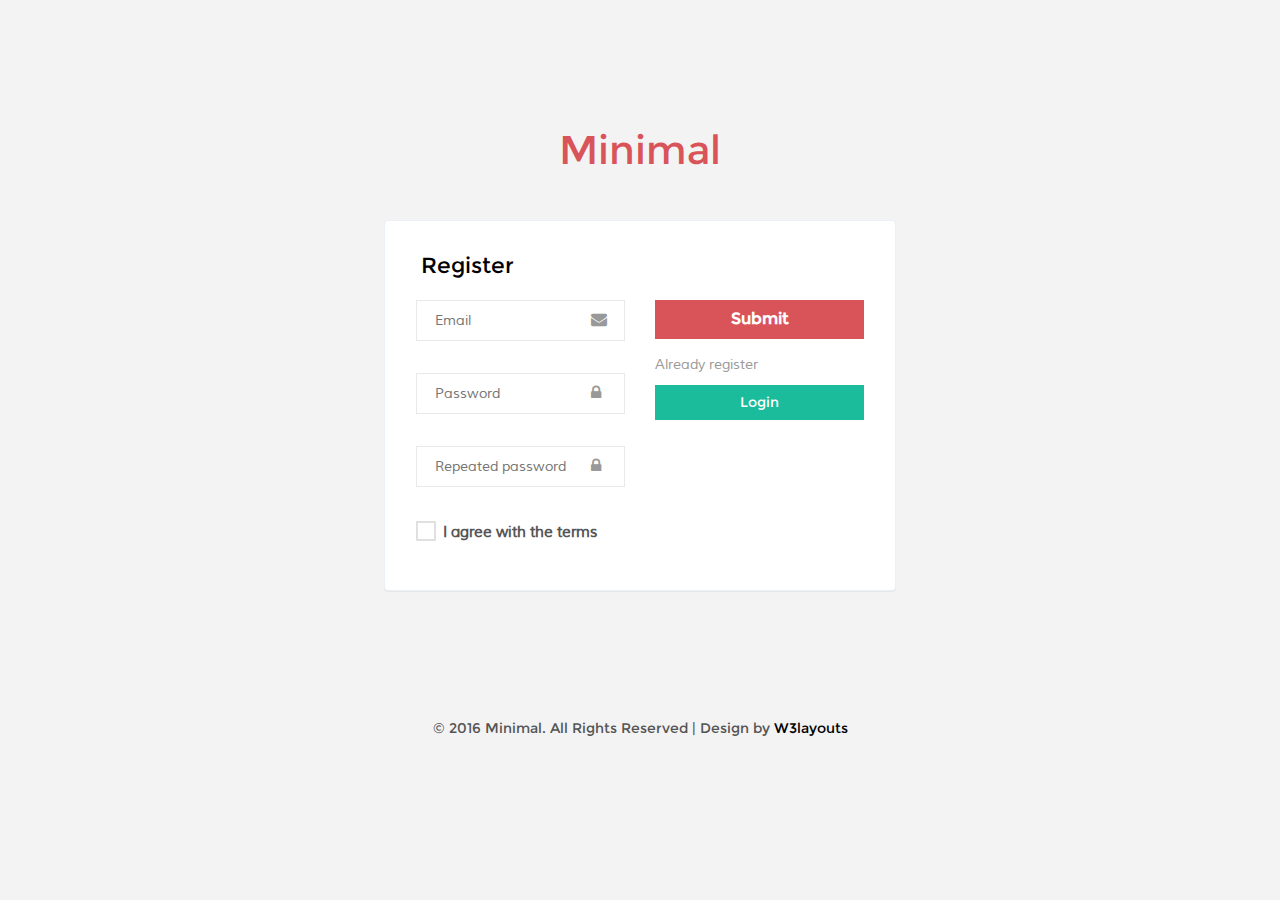
<file: admin/signup.html>
<!DOCTYPE HTML>
<html>
<head>
<title>signup</title>
<meta name="viewport" content="width=device-width, initial-scale=1">
<meta http-equiv="Content-Type" content="text/html; charset=utf-8" />
<meta name="keywords" content="Minimal Responsive web template, Bootstrap Web Templates, Flat Web Templates, Android Compatible web template, 
Smartphone Compatible web template, free webdesigns for Nokia, Samsung, LG, SonyEricsson, Motorola web design" />
<script type="application/x-javascript"> addEventListener("load", function() { setTimeout(hideURLbar, 0); }, false); function hideURLbar(){ window.scrollTo(0,1); } </script>
<link href="css/bootstrap.min.css" rel='stylesheet' type='text/css' />
<!-- Custom Theme files -->
<link href="css/style.css" rel='stylesheet' type='text/css' />
<link href="css/font-awesome.css" rel="stylesheet"> 
<script src="js/jquery.min.js"> </script>
<script src="js/bootstrap.min.js"> </script>
</head>
<body>
	<div class="login">
		<h1><a href="index.html">Minimal </a></h1>
		<div class="login-bottom">
			<h2>Register</h2>
			<div class="col-md-6">
				<div class="login-mail">
					<input type="text" placeholder="Email" required="">
					<i class="fa fa-envelope"></i>
				</div>
				<div class="login-mail">
					<input type="password" placeholder="Password" required="">
					<i class="fa fa-lock"></i>
				</div>
				<div class="login-mail">
					<input type="password" placeholder="Repeated password" required="">
					<i class="fa fa-lock"></i>
				</div>
				  <a class="news-letter" href="#">
						 <label class="checkbox1"><input type="checkbox" name="checkbox" ><i> </i>I agree with the terms</label>
					   </a>
	
			</div>
			<div class="col-md-6 login-do">
				<label class="hvr-shutter-in-horizontal login-sub">
					<input type="submit" value="Submit">
					</label>
					<p>Already register</p>
				<a href="signin.html" class="hvr-shutter-in-horizontal">Login</a>
			</div>
			<div class="clearfix"> </div>
		</div>
	</div>
		<!---->
<div class="copy-right">
            <p> &copy; 2016 Minimal. All Rights Reserved | Design by <a href="http://w3layouts.com/" target="_blank">W3layouts</a> </p>	    </div>
	  
<!---->
<!--scrolling js-->
	<script src="js/jquery.nicescroll.js"></script>
	<script src="js/scripts.js"></script>
	<!--//scrolling js-->
</body>
</html>
</file>
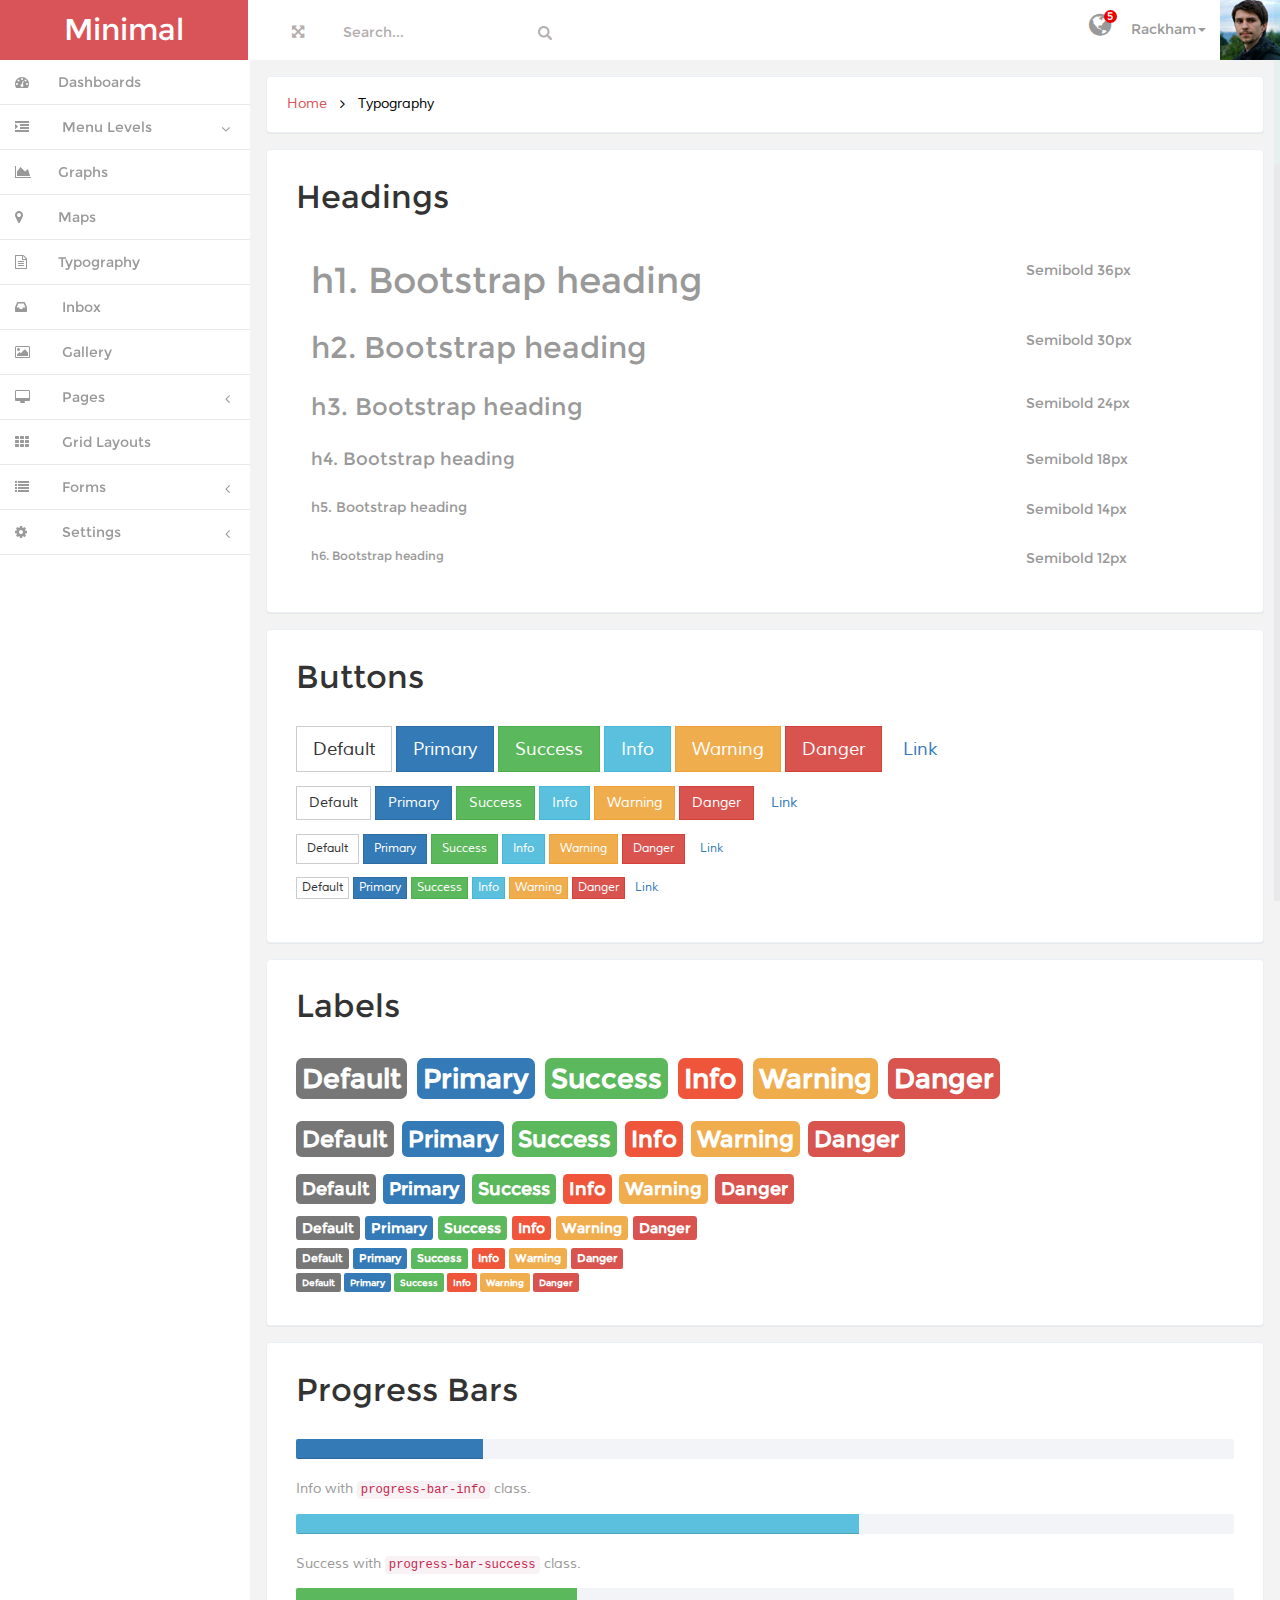
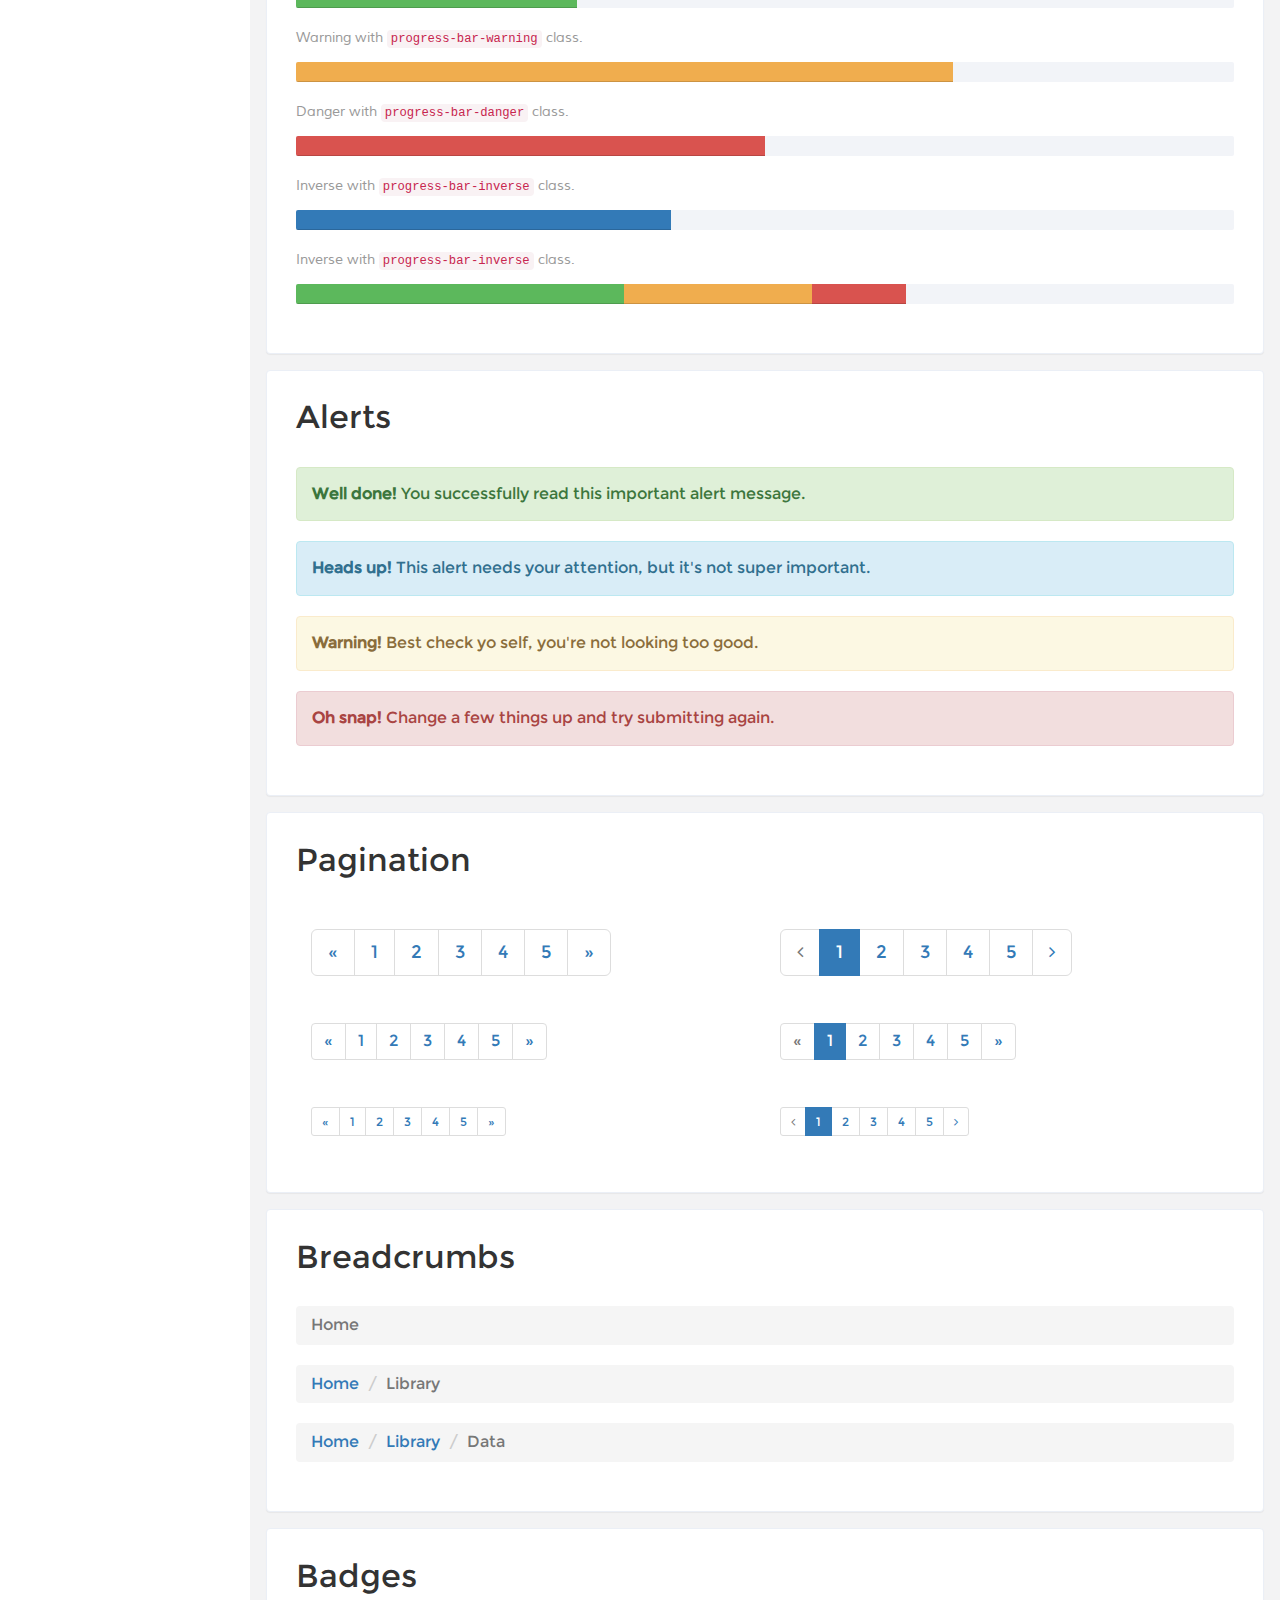
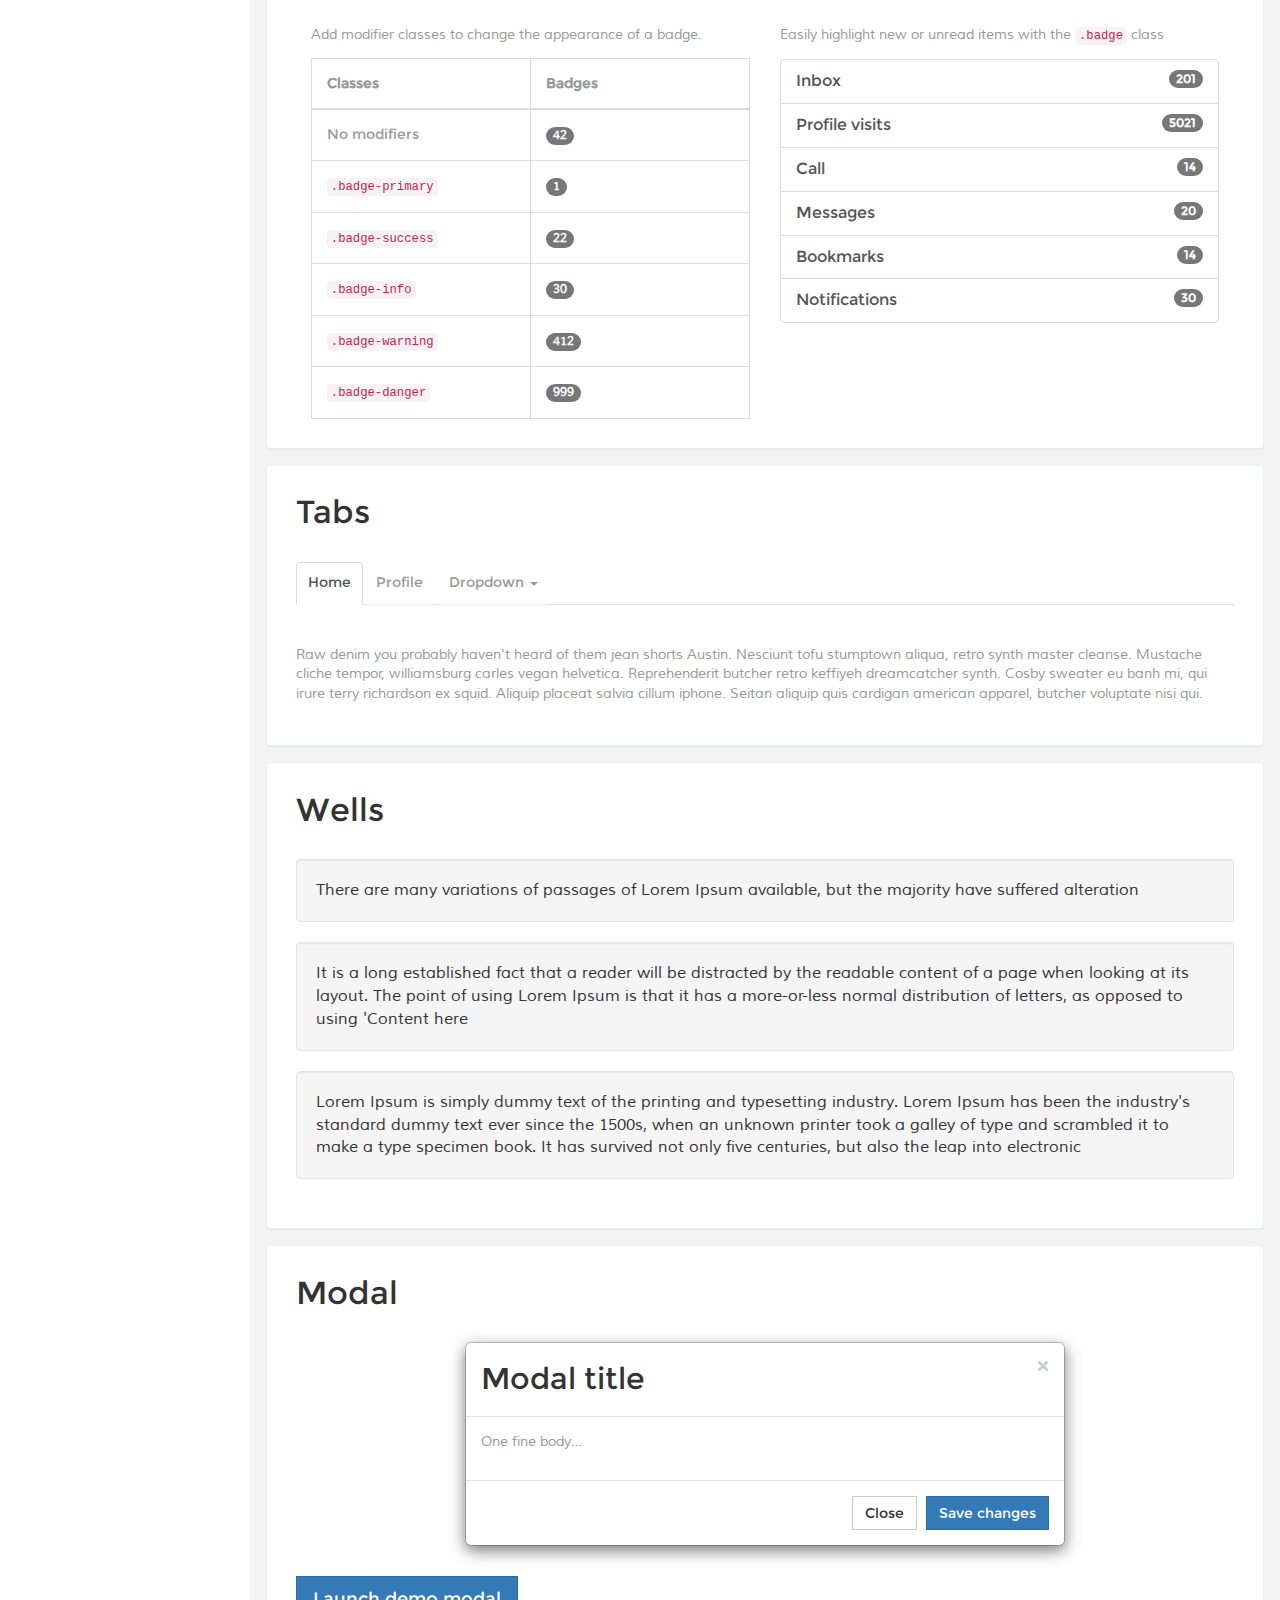
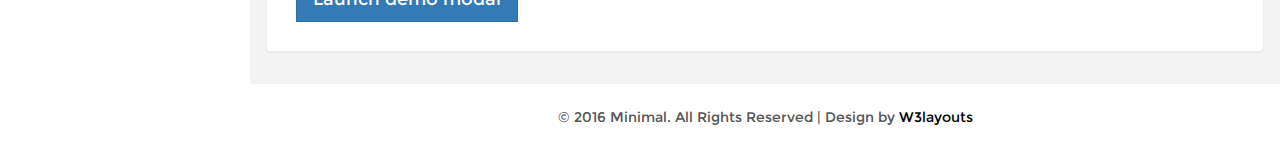
<file: admin/typography.html>
<!DOCTYPE HTML>
<html>
<head>
<title>typo</title>
<meta name="viewport" content="width=device-width, initial-scale=1">
<meta http-equiv="Content-Type" content="text/html; charset=utf-8" />
<meta name="keywords" content="Minimal Responsive web template, Bootstrap Web Templates, Flat Web Templates, Android Compatible web template, 
Smartphone Compatible web template, free webdesigns for Nokia, Samsung, LG, SonyEricsson, Motorola web design" />
<script type="application/x-javascript"> addEventListener("load", function() { setTimeout(hideURLbar, 0); }, false); function hideURLbar(){ window.scrollTo(0,1); } </script>
<link href="css/bootstrap.min.css" rel='stylesheet' type='text/css' />
<!-- Custom Theme files -->
<link href="css/style.css" rel='stylesheet' type='text/css' />
<link href="css/font-awesome.css" rel="stylesheet"> 
<script src="js/jquery.min.js"> </script>
<script src="js/bootstrap.min.js"> </script>
  
<!-- Mainly scripts -->
<script src="js/jquery.metisMenu.js"></script>
<script src="js/jquery.slimscroll.min.js"></script>
<!-- Custom and plugin javascript -->
<link href="css/custom.css" rel="stylesheet">
<script src="js/custom.js"></script>
<script src="js/screenfull.js"></script>
		<script>
		$(function () {
			$('#supported').text('Supported/allowed: ' + !!screenfull.enabled);

			if (!screenfull.enabled) {
				return false;
			}

			

			$('#toggle').click(function () {
				screenfull.toggle($('#container')[0]);
			});
			

			
		});
		</script>


</head>
<body>
<div id="wrapper">
     <!----->
        <nav class="navbar-default navbar-static-top" role="navigation">
             <div class="navbar-header">
                <button type="button" class="navbar-toggle" data-toggle="collapse" data-target=".navbar-collapse">
                    <span class="sr-only">Toggle navigation</span>
                    <span class="icon-bar"></span>
                    <span class="icon-bar"></span>
                    <span class="icon-bar"></span>
                </button>
               <h1> <a class="navbar-brand" href="index.html">Minimal</a></h1>         
			   </div>
			 <div class=" border-bottom">
        	<div class="full-left">
        	  <section class="full-top">
				<button id="toggle"><i class="fa fa-arrows-alt"></i></button>	
			</section>
			<form class=" navbar-left-right">
              <input type="text"  value="Search..." onfocus="this.value = '';" onblur="if (this.value == '') {this.value = 'Search...';}">
              <input type="submit" value="" class="fa fa-search">
            </form>
            <div class="clearfix"> </div>
           </div>
     
       
            <!-- Brand and toggle get grouped for better mobile display -->
		 
		   <!-- Collect the nav links, forms, and other content for toggling -->
		    <div class="drop-men" >
		        <ul class=" nav_1">
		           
		    		<li class="dropdown at-drop">
		              <a href="#" class="dropdown-toggle dropdown-at " data-toggle="dropdown"><i class="fa fa-globe"></i> <span class="number">5</span></a>
		              <ul class="dropdown-menu menu1 " role="menu">
		                <li><a href="#">
		               
		                	<div class="user-new">
		                	<p>New user registered</p>
		                	<span>40 seconds ago</span>
		                	</div>
		                	<div class="user-new-left">
		                
		                	<i class="fa fa-user-plus"></i>
		                	</div>
		                	<div class="clearfix"> </div>
		                	</a></li>
		                <li><a href="#">
		                	<div class="user-new">
		                	<p>Someone special liked this</p>
		                	<span>3 minutes ago</span>
		                	</div>
		                	<div class="user-new-left">
		                
		                	<i class="fa fa-heart"></i>
		                	</div>
		                	<div class="clearfix"> </div>
		                </a></li>
		                <li><a href="#">
		                	<div class="user-new">
		                	<p>John cancelled the event</p>
		                	<span>4 hours ago</span>
		                	</div>
		                	<div class="user-new-left">
		                
		                	<i class="fa fa-times"></i>
		                	</div>
		                	<div class="clearfix"> </div>
		                </a></li>
		                <li><a href="#">
		                	<div class="user-new">
		                	<p>The server is status is stable</p>
		                	<span>yesterday at 08:30am</span>
		                	</div>
		                	<div class="user-new-left">
		                
		                	<i class="fa fa-info"></i>
		                	</div>
		                	<div class="clearfix"> </div>
		                </a></li>
		                <li><a href="#">
		                	<div class="user-new">
		                	<p>New comments waiting approval</p>
		                	<span>Last Week</span>
		                	</div>
		                	<div class="user-new-left">
		                
		                	<i class="fa fa-rss"></i>
		                	</div>
		                	<div class="clearfix"> </div>
		                </a></li>
		                <li><a href="#" class="view">View all messages</a></li>
		              </ul>
		            </li>
					<li class="dropdown">
		              <a href="#" class="dropdown-toggle dropdown-at" data-toggle="dropdown"><span class=" name-caret">Rackham<i class="caret"></i></span><img src="images/wo.jpg"></a>
		              <ul class="dropdown-menu " role="menu">
		                <li><a href="profile.html"><i class="fa fa-user"></i>Edit Profile</a></li>
		                <li><a href="inbox.html"><i class="fa fa-envelope"></i>Inbox</a></li>
		                <li><a href="calendar.html"><i class="fa fa-calendar"></i>Calender</a></li>
		                <li><a href="inbox.html"><i class="fa fa-clipboard"></i>Tasks</a></li>
		              </ul>
		            </li>
		           
		        </ul>
		     </div><!-- /.navbar-collapse -->
			<div class="clearfix">
       
     </div>
	  
		    <div class="navbar-default sidebar" role="navigation">
                <div class="sidebar-nav navbar-collapse">
                <ul class="nav" id="side-menu">
				
                    <li>
                        <a href="index.html" class=" hvr-bounce-to-right"><i class="fa fa-dashboard nav_icon "></i><span class="nav-label">Dashboards</span> </a>
                    </li>
                   
                    <li>
                        <a href="#" class=" hvr-bounce-to-right"><i class="fa fa-indent nav_icon"></i> <span class="nav-label">Menu Levels</span><span class="fa arrow"></span></a>
                        <ul class="nav nav-second-level">
                            <li><a href="graphs.html" class=" hvr-bounce-to-right"> <i class="fa fa-area-chart nav_icon"></i>Graphs</a></li>
                            
                            <li><a href="maps.html" class=" hvr-bounce-to-right"><i class="fa fa-map-marker nav_icon"></i>Maps</a></li>
			
						<li><a href="typography.html" class=" hvr-bounce-to-right"><i class="fa fa-file-text-o nav_icon"></i>Typography</a></li>

					   </ul>
                    </li>
					 <li>
                        <a href="inbox.html" class=" hvr-bounce-to-right"><i class="fa fa-inbox nav_icon"></i> <span class="nav-label">Inbox</span> </a>
                    </li>
                    
                    <li>
                        <a href="gallery.html" class=" hvr-bounce-to-right"><i class="fa fa-picture-o nav_icon"></i> <span class="nav-label">Gallery</span> </a>
                    </li>
                     <li>
                        <a href="#" class=" hvr-bounce-to-right"><i class="fa fa-desktop nav_icon"></i> <span class="nav-label">Pages</span><span class="fa arrow"></span></a>
                        <ul class="nav nav-second-level">
                            <li><a href="404.html" class=" hvr-bounce-to-right"> <i class="fa fa-info-circle nav_icon"></i>Error 404</a></li>
                            <li><a href="faq.html" class=" hvr-bounce-to-right"><i class="fa fa-question-circle nav_icon"></i>FAQ</a></li>
                            <li><a href="blank.html" class=" hvr-bounce-to-right"><i class="fa fa-file-o nav_icon"></i>Blank</a></li>
                       </ul>
                    </li>
                     <li>
                        <a href="layout.html" class=" hvr-bounce-to-right"><i class="fa fa-th nav_icon"></i> <span class="nav-label">Grid Layouts</span> </a>
                    </li>
                   
                    <li>
                        <a href="#" class=" hvr-bounce-to-right"><i class="fa fa-list nav_icon"></i> <span class="nav-label">Forms</span><span class="fa arrow"></span></a>
                        <ul class="nav nav-second-level">
                            <li><a href="forms.html" class=" hvr-bounce-to-right"><i class="fa fa-align-left nav_icon"></i>Basic forms</a></li>
                            <li><a href="validation.html" class=" hvr-bounce-to-right"><i class="fa fa-check-square-o nav_icon"></i>Validation</a></li>
                        </ul>
                    </li>
                   
                    <li>
                        <a href="#" class=" hvr-bounce-to-right"><i class="fa fa-cog nav_icon"></i> <span class="nav-label">Settings</span><span class="fa arrow"></span></a>
                        <ul class="nav nav-second-level">
                            <li><a href="signin.html" class=" hvr-bounce-to-right"><i class="fa fa-sign-in nav_icon"></i>Signin</a></li>
                            <li><a href="signup.html" class=" hvr-bounce-to-right"><i class="fa fa-sign-in nav_icon"></i>Singup</a></li>
                        </ul>
                    </li>
                </ul>
            </div>
			</div>
        </nav>
		 <div id="page-wrapper" class="gray-bg dashbard-1">
       <div class="content-main">
 
 	<!--banner-->	
		     <div class="banner">
		    	<h2>
				<a href="index.html">Home</a>
				<i class="fa fa-angle-right"></i>
				<span>Typography</span>
				</h2>
		    </div>
		<!--//banner-->
 	<!--grid-->
 	<div class="typo-grid">
 	  
        <div class="typo-1">
  <div class="grid_3 grid_4">
  <h3 class="head-top">Headings</h3>
  <div class="bs-example">
    <table class="table">
      <tbody>
        <tr>
          <td><h1 id="h1.-bootstrap-heading">h1. Bootstrap heading<a class="anchorjs-link" href="#h1.-bootstrap-heading"><span class="anchorjs-icon"></span></a></h1></td>
          <td class="type-info">Semibold 36px</td>
        </tr>
        <tr>
          <td><h2 id="h2.-bootstrap-heading">h2. Bootstrap heading<a class="anchorjs-link" href="#h2.-bootstrap-heading"><span class="anchorjs-icon"></span></a></h2></td>
          <td class="type-info">Semibold 30px</td>
        </tr>
        <tr>
          <td><h3 id="h3.-bootstrap-heading">h3. Bootstrap heading<a class="anchorjs-link" href="#h3.-bootstrap-heading"><span class="anchorjs-icon"></span></a></h3></td>
          <td class="type-info">Semibold 24px</td>
        </tr>
        <tr>
          <td><h4 id="h4.-bootstrap-heading">h4. Bootstrap heading<a class="anchorjs-link" href="#h4.-bootstrap-heading"><span class="anchorjs-icon"></span></a></h4></td>
          <td class="type-info">Semibold 18px</td>
        </tr>
        <tr>
          <td><h5 id="h5.-bootstrap-heading">h5. Bootstrap heading<a class="anchorjs-link" href="#h5.-bootstrap-heading"><span class="anchorjs-icon"></span></a></h5></td>
          <td class="type-info">Semibold 14px</td>
        </tr>
        <tr>
          <td><h6>h6. Bootstrap heading</h6></td>
          <td class="type-info">Semibold 12px</td>
        </tr>
      </tbody>
    </table>
    </div>
  </div>
  <div class="grid_3 grid_5">
  	<h3 class="head-top">Buttons</h3>
  	 <div class="but_list">
      <p>
        <button type="button" class="btn btn-lg btn-default">Default</button>
        <button type="button" class="btn btn-lg btn-primary">Primary</button>
        <button type="button" class="btn btn-lg btn-success warning_1">Success</button>
        <button type="button" class="btn btn-lg btn-info">Info</button>
        <button type="button" class="btn btn-lg btn-warning warning_11">Warning</button>
        <button type="button" class="btn btn-lg btn-danger">Danger</button>
        <button type="button" class="btn btn-lg btn-link">Link</button>
      </p>
      <p>
        <button type="button" class="btn btn-default">Default</button>
        <button type="button" class="btn btn-primary">Primary</button>
        <button type="button" class="btn btn-success warning_2">Success</button>
        <button type="button" class="btn btn-info">Info</button>
        <button type="button" class="btn btn-warning warning_22">Warning</button>
        <button type="button" class="btn btn-danger">Danger</button>
        <button type="button" class="btn btn-link">Link</button>
      </p>
      <p>
        <button type="button" class="btn btn-sm btn-default">Default</button>
        <button type="button" class="btn btn-sm btn-primary">Primary</button>
        <button type="button" class="btn btn-sm btn-success warning_3">Success</button>
        <button type="button" class="btn btn-sm btn-info">Info</button>
        <button type="button" class="btn btn-sm btn-warning warning_33">Warning</button>
        <button type="button" class="btn btn-sm btn-danger">Danger</button>
        <button type="button" class="btn btn-sm btn-link">Link</button>
      </p>
      <p>
        <button type="button" class="btn btn-xs btn-default">Default</button>
        <button type="button" class="btn btn-xs btn-primary">Primary</button>
        <button type="button" class="btn btn-xs btn-success warning_4">Success</button>
        <button type="button" class="btn btn-xs btn-info">Info</button>
        <button type="button" class="btn btn-xs btn-warning warning_44">Warning</button>
        <button type="button" class="btn btn-xs btn-danger">Danger</button>
        <button type="button" class="btn btn-xs btn-link">Link</button>
      </p>
    </div>
  </div>
  <div class="grid_3 grid_5">
  	<h3 class="head-top">Labels</h3>
     <div class="but_list">
      <h1>
        <span class="label label-default">Default</span>
        <span class="label label-primary">Primary</span>
        <span class="label label-success">Success</span>
        <span class="label label-info">Info</span>
        <span class="label label-warning">Warning</span>
        <span class="label label-danger">Danger</span>
      </h1>
      <h2>
        <span class="label label-default">Default</span>
        <span class="label label-primary">Primary</span>
        <span class="label label-success">Success</span>
        <span class="label label-info">Info</span>
        <span class="label label-warning">Warning</span>
        <span class="label label-danger">Danger</span>
      </h2>
      <h3>
        <span class="label label-default">Default</span>
        <span class="label label-primary">Primary</span>
        <span class="label label-success">Success</span>
        <span class="label label-info">Info</span>
        <span class="label label-warning">Warning</span>
        <span class="label label-danger">Danger</span>
      </h3>
      <h4>
        <span class="label label-default">Default</span>
        <span class="label label-primary">Primary</span>
        <span class="label label-success">Success</span>
        <span class="label label-info">Info</span>
        <span class="label label-warning">Warning</span>
        <span class="label label-danger">Danger</span>
      </h4>
      <h5>
        <span class="label label-default">Default</span>
        <span class="label label-primary">Primary</span>
        <span class="label label-success">Success</span>
        <span class="label label-info">Info</span>
        <span class="label label-warning">Warning</span>
        <span class="label label-danger">Danger</span>
      </h5>
      <h6>
        <span class="label label-default">Default</span>
        <span class="label label-primary">Primary</span>
        <span class="label label-success">Success</span>
        <span class="label label-info">Info</span>
        <span class="label label-warning">Warning</span>
        <span class="label label-danger">Danger</span>
      </h6>
     </div>
   </div>
   <div class="grid_3 grid_5">
     <h3 class="head-top">Progress Bars</h3>
         <div class="tab-content">
              <div class="tab-pane active" id="domprogress">
                  <div class="progress">    
                    <div class="progress-bar progress-bar-primary" style="width: 20%"></div>
                  </div>
                  <p>Info with <code>progress-bar-info</code> class.</p>
                  <div class="progress">    
                    <div class="progress-bar progress-bar-info" style="width: 60%"></div>
                  </div>
                  <p>Success with <code>progress-bar-success</code> class.</p>
                  <div class="progress">
                    <div class="progress-bar progress-bar-success" style="width: 30%"></div>
                  </div>
                  <p>Warning with <code>progress-bar-warning</code> class.</p>
                  <div class="progress">
                    <div class="progress-bar progress-bar-warning" style="width: 70%"></div>
                  </div>
                  <p>Danger with <code>progress-bar-danger</code> class.</p>
                  <div class="progress">
                    <div class="progress-bar progress-bar-danger" style="width: 50%"></div>
                  </div>
                  <p>Inverse with <code>progress-bar-inverse</code> class.</p>
                  <div class="progress">
                    <div class="progress-bar progress-bar-inverse" style="width: 40%"></div>
                  </div>
                   <p>Inverse with <code>progress-bar-inverse</code> class.</p>
                  <div class="progress">
                    <div class="progress-bar progress-bar-success" style="width: 35%"><span class="sr-only">35% Complete (success)</span></div>
                    <div class="progress-bar progress-bar-warning" style="width: 20%"><span class="sr-only">20% Complete (warning)</span></div>
                    <div class="progress-bar progress-bar-danger" style="width: 10%"><span class="sr-only">10% Complete (danger)</span></div>
                  </div>
            </div>
       </div>
   </div>
   <div class="grid_3 grid_5">
     <h3 class="head-top">Alerts</h3>
     <div class="but_list">
       <div class="alert alert-success" role="alert">
        <strong>Well done!</strong> You successfully read this important alert message.
       </div>
       <div class="alert alert-info" role="alert">
        <strong>Heads up!</strong> This alert needs your attention, but it's not super important.
       </div>
       <div class="alert alert-warning" role="alert">
        <strong>Warning!</strong> Best check yo self, you're not looking too good.
       </div>
       <div class="alert alert-danger" role="alert">
        <strong>Oh snap!</strong> Change a few things up and try submitting again.
       </div>
     </div>
   </div>
   <div class="grid_3 grid_5">
     <h3 class="head-top">Pagination</h3>
     <div class="col-md-6 page_1">
      <nav>
      <ul class="pagination pagination-lg">
        <li><a href="#" aria-label="Previous"><span aria-hidden="true">«</span></a></li>
        <li><a href="#">1</a></li>
        <li><a href="#">2</a></li>
        <li><a href="#">3</a></li>
        <li><a href="#">4</a></li>
        <li><a href="#">5</a></li>
        <li><a href="#" aria-label="Next"><span aria-hidden="true">»</span></a></li>
      </ul>
      </nav>
      <nav>
      <ul class="pagination">
        <li><a href="#" aria-label="Previous"><span aria-hidden="true">«</span></a></li>
        <li><a href="#">1</a></li>
        <li><a href="#">2</a></li>
        <li><a href="#">3</a></li>
        <li><a href="#">4</a></li>
        <li><a href="#">5</a></li>
        <li><a href="#" aria-label="Next"><span aria-hidden="true">»</span></a></li>
      </ul>
    </nav>
    <nav>
      <ul class="pagination pagination-sm">
        <li><a href="#" aria-label="Previous"><span aria-hidden="true">«</span></a></li>
        <li><a href="#">1</a></li>
        <li><a href="#">2</a></li>
        <li><a href="#">3</a></li>
        <li><a href="#">4</a></li>
        <li><a href="#">5</a></li>
        <li><a href="#" aria-label="Next"><span aria-hidden="true">»</span></a></li>
      </ul>
    </nav>
    </div>
    <div class="col-md-6 page_1">
    	<ul class="pagination pagination-lg">
			<li class="disabled"><a href="#"><i class="fa fa-angle-left"></i></a></li>
			<li class="active"><a href="#">1</a></li>
			<li><a href="#">2</a></li>
			<li><a href="#">3</a></li>
			<li><a href="#">4</a></li>
			<li><a href="#">5</a></li>
			<li><a href="#"><i class="fa fa-angle-right"></i></a></li>
	   </ul>
    <nav>
      <ul class="pagination">
        <li class="disabled"><a href="#" aria-label="Previous"><span aria-hidden="true">«</span></a></li>
        <li class="active"><a href="#">1 <span class="sr-only">(current)</span></a></li>
        <li><a href="#">2</a></li>
        <li><a href="#">3</a></li>
        <li><a href="#">4</a></li>
        <li><a href="#">5</a></li>
        <li><a href="#" aria-label="Next"><span aria-hidden="true">»</span></a></li>
     </ul>
   </nav>
     <ul class="pagination pagination-sm">
		<li class="disabled"><a href="#"><i class="fa fa-angle-left"></i></a></li>
		<li class="active"><a href="#">1</a></li>
		<li><a href="#">2</a></li>
		<li><a href="#">3</a></li>
		<li><a href="#">4</a></li>
		<li><a href="#">5</a></li>
		<li><a href="#"><i class="fa fa-angle-right"></i></a></li>
	</ul>
    </div>
   <div class="clearfix"> </div>
   </div>
   <div class="grid_3 grid_5">
     <h3 class="head-top">Breadcrumbs</h3>
     <div class="but_list">
	    <ol class="breadcrumb">
	      <li class="active">Home</li>
	    </ol>
	    <ol class="breadcrumb">
	      <li><a href="#">Home</a></li>
	      <li class="active">Library</li>
	    </ol>
	    <ol class="breadcrumb">
	      <li><a href="#">Home</a></li>
	      <li><a href="#">Library</a></li>
	      <li class="active">Data</li>
	    </ol>
	  </div>
   </div>
   <div class="grid_3 grid_5">
     <h3 class="head-top">Badges</h3>
       <div class="but_list">
	    <div class="col-md-6 page_1">
			<p>Add modifier classes to change the appearance of a badge.</p>
              <table class="table table-bordered">
				<thead>
					<tr>
						<th width="50%">Classes</th>
						<th width="50%">Badges</th>
					</tr>
				</thead>
				<tbody>
					<tr>
						<td>No modifiers</td>
						<td><span class="badge">42</span></td>
					</tr>
					<tr>
						<td><code>.badge-primary</code></td>
						<td><span class="badge badge-primary">1</span></td>
					</tr>
					<tr>
						<td><code>.badge-success</code></td>
						<td><span class="badge badge-success">22</span></td>
					</tr>
					<tr>
						<td><code>.badge-info</code></td>
						<td><span class="badge badge-info">30</span></td>
					</tr>
					<tr>
						<td><code>.badge-warning</code></td>
						<td><span class="badge badge-warning">412</span></td>
					</tr>
					<tr>
						<td><code>.badge-danger</code></td>
						<td><span class="badge badge-danger">999</span></td>
					</tr>
				</tbody>
			  </table>                    
		</div>
		<div class="col-md-6 page_1">
		  <p>Easily highlight new or unread items with the <code>.badge</code> class</p>
			<div class="list-group list-group-alternate"> 
				<a href="#" class="list-group-item"><span class="badge">201</span> <i class="ti ti-email"></i> Inbox </a> 
				<a href="#" class="list-group-item"><span class="badge badge-primary">5021</span> <i class="ti ti-eye"></i> Profile visits </a> 
				<a href="#" class="list-group-item"><span class="badge">14</span> <i class="ti ti-headphone-alt"></i> Call </a> 
				<a href="#" class="list-group-item"><span class="badge">20</span> <i class="ti ti-comments"></i> Messages </a> 
				<a href="#" class="list-group-item"><span class="badge badge-warning">14</span> <i class="ti ti-bookmark"></i> Bookmarks </a> 
				<a href="#" class="list-group-item"><span class="badge badge-danger">30</span> <i class="ti ti-bell"></i> Notifications </a> 
			</div>
	   </div>
	   <div class="clearfix"> </div>
	   </div>
     </div>
     <div class="grid_3 grid_5">
	     <h3 class="head-top">Tabs</h3>
	     <div class="but_list">
	       <div class="bs-example bs-example-tabs" role="tabpanel" data-example-id="togglable-tabs">
			<ul id="myTab" class="nav nav-tabs" role="tablist">
			  <li role="presentation" class="active"><a href="#home" id="home-tab" role="tab" data-toggle="tab" aria-controls="home" aria-expanded="true">Home</a></li>
			  <li role="presentation"><a href="#profile" role="tab" id="profile-tab" data-toggle="tab" aria-controls="profile">Profile</a></li>
			  <li role="presentation" class="dropdown">
			    <a href="#" id="myTabDrop1" class="dropdown-toggle" data-toggle="dropdown" aria-controls="myTabDrop1-contents">Dropdown <span class="caret"></span></a>
			    <ul class="dropdown-menu" role="menu" aria-labelledby="myTabDrop1" id="myTabDrop1-contents">
			      <li><a href="#dropdown1" tabindex="-1" role="tab" id="dropdown1-tab" data-toggle="tab" aria-controls="dropdown1">@fat</a></li>
			      <li><a href="#dropdown2" tabindex="-1" role="tab" id="dropdown2-tab" data-toggle="tab" aria-controls="dropdown2">@mdo</a></li>
			    </ul>
			  </li>
			</ul>
		<div id="myTabContent" class="tab-content">
		  <div role="tabpanel" class="tab-pane fade in active" id="home" aria-labelledby="home-tab">
		    <p>Raw denim you probably haven't heard of them jean shorts Austin. Nesciunt tofu stumptown aliqua, retro synth master cleanse. Mustache cliche tempor, williamsburg carles vegan helvetica. Reprehenderit butcher retro keffiyeh dreamcatcher synth. Cosby sweater eu banh mi, qui irure terry richardson ex squid. Aliquip placeat salvia cillum iphone. Seitan aliquip quis cardigan american apparel, butcher voluptate nisi qui.</p>
		  </div>
		  <div role="tabpanel" class="tab-pane fade" id="profile" aria-labelledby="profile-tab">
		    <p>Food truck fixie locavore, accusamus mcsweeney's marfa nulla single-origin coffee squid. Exercitation +1 labore velit, blog sartorial PBR leggings next level wes anderson artisan four loko farm-to-table craft beer twee. Qui photo booth letterpress, commodo enim craft beer mlkshk aliquip jean shorts ullamco ad vinyl cillum PBR. Homo nostrud organic, assumenda labore aesthetic magna delectus mollit. Keytar helvetica VHS salvia yr, vero magna velit sapiente labore stumptown. Vegan fanny pack odio cillum wes anderson 8-bit, sustainable jean shorts beard ut DIY ethical culpa terry richardson biodiesel. Art party scenester stumptown, tumblr butcher vero sint qui sapiente accusamus tattooed echo park.</p>
		  </div>
		  <div role="tabpanel" class="tab-pane fade" id="dropdown1" aria-labelledby="dropdown1-tab">
		    <p>Etsy mixtape wayfarers, ethical wes anderson tofu before they sold out mcsweeney's organic lomo retro fanny pack lo-fi farm-to-table readymade. Messenger bag gentrify pitchfork tattooed craft beer, iphone skateboard locavore carles etsy salvia banksy hoodie helvetica. DIY synth PBR banksy irony. Leggings gentrify squid 8-bit cred pitchfork. Williamsburg banh mi whatever gluten-free, carles pitchfork biodiesel fixie etsy retro mlkshk vice blog. Scenester cred you probably haven't heard of them, vinyl craft beer blog stumptown. Pitchfork sustainable tofu synth chambray yr.</p>
		  </div>
		  <div role="tabpanel" class="tab-pane fade" id="dropdown2" aria-labelledby="dropdown2-tab">
		    <p>Trust fund seitan letterpress, keytar raw denim keffiyeh etsy art party before they sold out master cleanse gluten-free squid scenester freegan cosby sweater. Fanny pack portland seitan DIY, art party locavore wolf cliche high life echo park Austin. Cred vinyl keffiyeh DIY salvia PBR, banh mi before they sold out farm-to-table VHS viral locavore cosby sweater. Lomo wolf viral, mustache readymade thundercats keffiyeh craft beer marfa ethical. Wolf salvia freegan, sartorial keffiyeh echo park vegan.</p>
		  </div>
		</div>
   </div>
   </div>
  </div>
  <div class="grid_3 grid_5">
     <h3 class="head-top">Wells</h3>
     <div class="but_list">
       <div class="well">
        There are many variations of passages of Lorem Ipsum available, but the majority have suffered alteration
       </div>
       <div class="well">
        It is a long established fact that a reader will be distracted by the readable content of a page when looking at its layout. The point of using Lorem Ipsum is that it has a more-or-less normal distribution of letters, as opposed to using 'Content here
       </div>
       <div class="well">
        Lorem Ipsum is simply dummy text of the printing and typesetting industry. Lorem Ipsum has been the industry's standard dummy text ever since the 1500s, when an unknown printer took a galley of type and scrambled it to make a type specimen book. It has survived not only five centuries, but also the leap into electronic
       </div>
     </div>
  </div>
  <div class="grid_3 grid_5">
     <h3 class="head-top">Modal</h3>
      <div class="bs-example2">
		<div class="modal-dialog">
			<div class="modal-content">
				<div class="modal-header">
					<button type="button" class="close" data-dismiss="modal" aria-hidden="true">×</button>
					<h2 class="modal-title">Modal title</h2>
				</div>
				<div class="modal-body">
					<p>One fine body…</p>
				</div>
				<div class="modal-footer">
					<button type="button" class="btn btn-default" data-dismiss="modal">Close</button>
					<button type="button" class="btn btn-primary">Save changes</button>
				</div>
			</div><!-- /.modal-content -->
		</div><!-- /.modal-dialog -->
	   </div>
	 <div class="bs-example2 bs-example-padded-bottom">
     <button type="button" class="btn btn-primary btn-lg" data-toggle="modal" data-target="#myModal">
      Launch demo modal
     </button>
     <div class="modal fade" id="myModal" tabindex="-1" role="dialog" aria-labelledby="myModalLabel" aria-hidden="true" style="display: none;">
					<div class="modal-dialog">
						<div class="modal-content">
							<div class="modal-header">
								<button type="button" class="close" data-dismiss="modal" aria-hidden="true">×</button>
								<h2 class="modal-title">Modal title</h2>
							</div>
							<div class="modal-body">
								<h2>Text in a modal</h2>
								<p>Duis mollis, est non commodo luctus, nisi erat porttitor ligula.</p>
                                <h2>Tooltips in a modal</h2>
								<p><a href="#" class="tooltips" title="" data-original-title="Tooltip">This link</a> and <a href="#" class="tooltips" title="" data-original-title="Tooltip">that link</a> should have tooltips on hover.</p>

								<hr>
                                <h2>Overflowing text to show scroll behavior</h2>
								<p>Cras mattis consectetur purus sit amet fermentum. Cras justo odio, dapibus ac facilisis in, egestas eget quam. Morbi leo risus, porta ac consectetur ac, vestibulum at eros.</p>
								<p>Praesent commodo cursus magna, vel scelerisque nisl consectetur et. Vivamus sagittis lacus vel augue laoreet rutrum faucibus dolor auctor.</p>
								<p>Aenean lacinia bibendum nulla sed consectetur. Praesent commodo cursus magna, vel scelerisque nisl consectetur et. Donec sed odio dui. Donec ullamcorper nulla non metus auctor fringilla.</p>
								<p>Cras mattis consectetur purus sit amet fermentum. Cras justo odio, dapibus ac facilisis in, egestas eget quam. Morbi leo risus, porta ac consectetur ac, vestibulum at eros.</p>
								<p>Praesent commodo cursus magna, vel scelerisque nisl consectetur et. Vivamus sagittis lacus vel augue laoreet rutrum faucibus dolor auctor.</p>
								<p><img src="images/pic3.jpg" class="img-responsive" alt="Fountain" class="img-rounded img-responsive"></p>
								<p>Aenean lacinia bibendum nulla sed consectetur. Praesent commodo cursus magna, vel scelerisque nisl consectetur et. Donec sed odio dui. Donec ullamcorper nulla non metus auctor fringilla.</p>
								<p>Cras mattis consectetur purus sit amet fermentum. Cras justo odio, dapibus ac facilisis in, egestas eget quam. Morbi leo risus, porta ac consectetur ac, vestibulum at eros.</p>
								<p>Praesent commodo cursus magna, vel scelerisque nisl consectetur et. Vivamus sagittis lacus vel augue laoreet rutrum faucibus dolor auctor.</p>
								<p>Aenean lacinia bibendum nulla sed consectetur. Praesent commodo cursus magna, vel scelerisque nisl consectetur et. Donec sed odio dui. Donec ullamcorper nulla non metus auctor fringilla.</p>
                            </div>
							<div class="modal-footer">
								<button type="button" class="btn btn-default" data-dismiss="modal">Close</button>
								<button type="button" class="btn btn-primary">Save changes</button>
							</div>
						</div><!-- /.modal-content -->
					</div><!-- /.modal-dialog -->
				</div>
           </div>
         </div>
        
        </div>
      </div>
	
 	<!--//grid-->
		<!---->
<div class="copy">
            <p> &copy; 2016 Minimal. All Rights Reserved | Design by <a href="http://w3layouts.com/" target="_blank">W3layouts</a> </p>	    </div>
		</div>
		</div>
		<div class="clearfix"> </div>
       </div>
     
<!---->
<!--scrolling js-->
	<script src="js/jquery.nicescroll.js"></script>
	<script src="js/scripts.js"></script>
	<!--//scrolling js-->
</body>
</html>
</file>
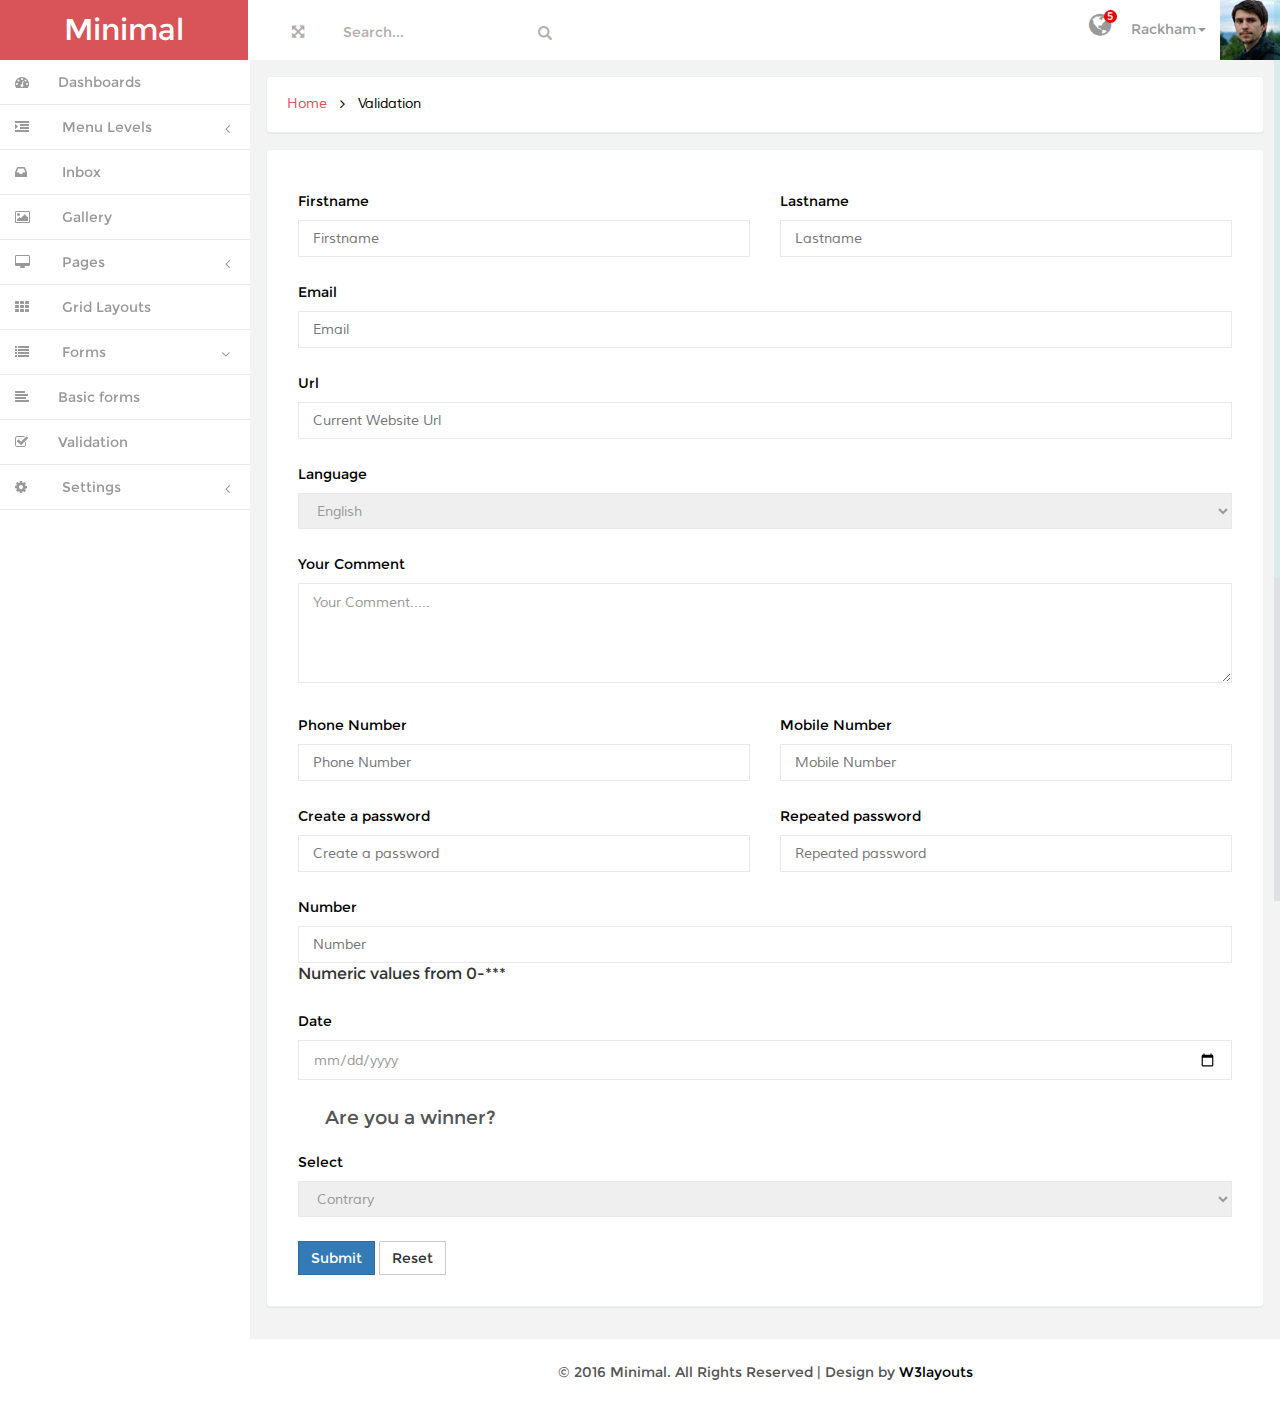
<file: admin/validation.html>
<!DOCTYPE HTML>
<html>
<head>
<title>validation</title>
<meta name="viewport" content="width=device-width, initial-scale=1">
<meta http-equiv="Content-Type" content="text/html; charset=utf-8" />
<meta name="keywords" content="Minimal Responsive web template, Bootstrap Web Templates, Flat Web Templates, Android Compatible web template, 
Smartphone Compatible web template, free webdesigns for Nokia, Samsung, LG, SonyEricsson, Motorola web design" />
<script type="application/x-javascript"> addEventListener("load", function() { setTimeout(hideURLbar, 0); }, false); function hideURLbar(){ window.scrollTo(0,1); } </script>
<link href="css/bootstrap.min.css" rel='stylesheet' type='text/css' />
<!--<link href="css/bootstrap.css" rel='stylesheet' type='text/css' />--> 
<!-- Custom Theme files -->
<link href="css/style.css" rel='stylesheet' type='text/css' />
<link href="css/font-awesome.css" rel="stylesheet"> 
<script src="js/jquery.min.js"> </script>
<script src="js/bootstrap.min.js"> </script>
  
<!-- Mainly scripts -->
<script src="js/jquery.metisMenu.js"></script>
<script src="js/jquery.slimscroll.min.js"></script>
<!-- Custom and plugin javascript -->
<link href="css/custom.css" rel="stylesheet">
<script src="js/custom.js"></script>
<script src="js/screenfull.js"></script>
		<script>
		$(function () {
			$('#supported').text('Supported/allowed: ' + !!screenfull.enabled);

			if (!screenfull.enabled) {
				return false;
			}

			

			$('#toggle').click(function () {
				screenfull.toggle($('#container')[0]);
			});
			

			
		});
		</script>

<!----->

</head>
<body>
<div id="wrapper">
        <!----->
        <nav class="navbar-default navbar-static-top" role="navigation">
             <div class="navbar-header">
                <button type="button" class="navbar-toggle" data-toggle="collapse" data-target=".navbar-collapse">
                    <span class="sr-only">Toggle navigation</span>
                    <span class="icon-bar"></span>
                    <span class="icon-bar"></span>
                    <span class="icon-bar"></span>
                </button>
               <h1> <a class="navbar-brand" href="index.html">Minimal</a></h1>         
			   </div>
			 <div class=" border-bottom">
        	<div class="full-left">
        	  <section class="full-top">
				<button id="toggle"><i class="fa fa-arrows-alt"></i></button>	
			</section>
			<form class=" navbar-left-right">
              <input type="text"  value="Search..." onfocus="this.value = '';" onblur="if (this.value == '') {this.value = 'Search...';}">
              <input type="submit" value="" class="fa fa-search">
            </form>
            <div class="clearfix"> </div>
           </div>
     
       
            <!-- Brand and toggle get grouped for better mobile display -->
		 
		   <!-- Collect the nav links, forms, and other content for toggling -->
		    <div class="drop-men" >
		        <ul class=" nav_1">
		           
		    		<li class="dropdown at-drop">
		              <a href="#" class="dropdown-toggle dropdown-at " data-toggle="dropdown"><i class="fa fa-globe"></i> <span class="number">5</span></a>
		              <ul class="dropdown-menu menu1 " role="menu">
		                <li><a href="#">
		               
		                	<div class="user-new">
		                	<p>New user registered</p>
		                	<span>40 seconds ago</span>
		                	</div>
		                	<div class="user-new-left">
		                
		                	<i class="fa fa-user-plus"></i>
		                	</div>
		                	<div class="clearfix"> </div>
		                	</a></li>
		                <li><a href="#">
		                	<div class="user-new">
		                	<p>Someone special liked this</p>
		                	<span>3 minutes ago</span>
		                	</div>
		                	<div class="user-new-left">
		                
		                	<i class="fa fa-heart"></i>
		                	</div>
		                	<div class="clearfix"> </div>
		                </a></li>
		                <li><a href="#">
		                	<div class="user-new">
		                	<p>John cancelled the event</p>
		                	<span>4 hours ago</span>
		                	</div>
		                	<div class="user-new-left">
		                
		                	<i class="fa fa-times"></i>
		                	</div>
		                	<div class="clearfix"> </div>
		                </a></li>
		                <li><a href="#">
		                	<div class="user-new">
		                	<p>The server is status is stable</p>
		                	<span>yesterday at 08:30am</span>
		                	</div>
		                	<div class="user-new-left">
		                
		                	<i class="fa fa-info"></i>
		                	</div>
		                	<div class="clearfix"> </div>
		                </a></li>
		                <li><a href="#">
		                	<div class="user-new">
		                	<p>New comments waiting approval</p>
		                	<span>Last Week</span>
		                	</div>
		                	<div class="user-new-left">
		                
		                	<i class="fa fa-rss"></i>
		                	</div>
		                	<div class="clearfix"> </div>
		                </a></li>
		                <li><a href="#" class="view">View all messages</a></li>
		              </ul>
		            </li>
					<li class="dropdown">
		              <a href="#" class="dropdown-toggle dropdown-at" data-toggle="dropdown"><span class=" name-caret">Rackham<i class="caret"></i></span><img src="images/wo.jpg"></a>
		              <ul class="dropdown-menu " role="menu">
		                <li><a href="profile.html"><i class="fa fa-user"></i>Edit Profile</a></li>
		                <li><a href="inbox.html"><i class="fa fa-envelope"></i>Inbox</a></li>
		                <li><a href="calendar.html"><i class="fa fa-calendar"></i>Calender</a></li>
		                <li><a href="inbox.html"><i class="fa fa-clipboard"></i>Tasks</a></li>
		              </ul>
		            </li>
		           
		        </ul>
		     </div><!-- /.navbar-collapse -->
			<div class="clearfix">
       
     </div>
	  
		    <div class="navbar-default sidebar" role="navigation">
                <div class="sidebar-nav navbar-collapse">
                <ul class="nav" id="side-menu">
				
                    <li>
                        <a href="index.html" class=" hvr-bounce-to-right"><i class="fa fa-dashboard nav_icon "></i><span class="nav-label">Dashboards</span> </a>
                    </li>
                   
                    <li>
                        <a href="#" class=" hvr-bounce-to-right"><i class="fa fa-indent nav_icon"></i> <span class="nav-label">Menu Levels</span><span class="fa arrow"></span></a>
                        <ul class="nav nav-second-level">
                            <li><a href="graphs.html" class=" hvr-bounce-to-right"> <i class="fa fa-area-chart nav_icon"></i>Graphs</a></li>
                            
                            <li><a href="maps.html" class=" hvr-bounce-to-right"><i class="fa fa-map-marker nav_icon"></i>Maps</a></li>
			
						<li><a href="typography.html" class=" hvr-bounce-to-right"><i class="fa fa-file-text-o nav_icon"></i>Typography</a></li>

					   </ul>
                    </li>
					 <li>
                        <a href="inbox.html" class=" hvr-bounce-to-right"><i class="fa fa-inbox nav_icon"></i> <span class="nav-label">Inbox</span> </a>
                    </li>
                    
                    <li>
                        <a href="gallery.html" class=" hvr-bounce-to-right"><i class="fa fa-picture-o nav_icon"></i> <span class="nav-label">Gallery</span> </a>
                    </li>
                     <li>
                        <a href="#" class=" hvr-bounce-to-right"><i class="fa fa-desktop nav_icon"></i> <span class="nav-label">Pages</span><span class="fa arrow"></span></a>
                        <ul class="nav nav-second-level">
                            <li><a href="404.html" class=" hvr-bounce-to-right"> <i class="fa fa-info-circle nav_icon"></i>Error 404</a></li>
                            <li><a href="faq.html" class=" hvr-bounce-to-right"><i class="fa fa-question-circle nav_icon"></i>FAQ</a></li>
                            <li><a href="blank.html" class=" hvr-bounce-to-right"><i class="fa fa-file-o nav_icon"></i>Blank</a></li>
                       </ul>
                    </li>
                     <li>
                        <a href="layout.html" class=" hvr-bounce-to-right"><i class="fa fa-th nav_icon"></i> <span class="nav-label">Grid Layouts</span> </a>
                    </li>
                   
                    <li>
                        <a href="#" class=" hvr-bounce-to-right"><i class="fa fa-list nav_icon"></i> <span class="nav-label">Forms</span><span class="fa arrow"></span></a>
                        <ul class="nav nav-second-level">
                            <li><a href="forms.html" class=" hvr-bounce-to-right"><i class="fa fa-align-left nav_icon"></i>Basic forms</a></li>
                            <li><a href="validation.html" class=" hvr-bounce-to-right"><i class="fa fa-check-square-o nav_icon"></i>Validation</a></li>
                        </ul>
                    </li>
                   
                    <li>
                        <a href="#" class=" hvr-bounce-to-right"><i class="fa fa-cog nav_icon"></i> <span class="nav-label">Settings</span><span class="fa arrow"></span></a>
                        <ul class="nav nav-second-level">
                            <li><a href="signin.html" class=" hvr-bounce-to-right"><i class="fa fa-sign-in nav_icon"></i>Signin</a></li>
                            <li><a href="signup.html" class=" hvr-bounce-to-right"><i class="fa fa-sign-in nav_icon"></i>Singup</a></li>
                        </ul>
                    </li>
                </ul>
            </div>
			</div>
        </nav>
		 <div id="page-wrapper" class="gray-bg dashbard-1">
       <div class="content-main">
 
 	<!--banner-->	
		   <div class="banner">
		    	<h2>
				<a href="index.html">Home</a>
				<i class="fa fa-angle-right"></i>
				<span>Validation</span>
				</h2>
		    </div>
		<!--//banner-->
 	<!--grid-->
 	<div class="validation-system">
 		
 		<div class="validation-form">
 	<!---->
  	    
        <form>
         	<div class="vali-form">
            <div class="col-md-6 form-group1">
              <label class="control-label">Firstname</label>
              <input type="text" placeholder="Firstname" required="">
            </div>
            <div class="col-md-6 form-group1 form-last">
              <label class="control-label">Lastname</label>
              <input type="text" placeholder="Lastname" required="">
            </div>
            <div class="clearfix"> </div>
            </div>
            
            <div class="col-md-12 form-group1 group-mail">
              <label class="control-label">Email</label>
              <input type="text" placeholder="Email" required="">
            </div>
             <div class="clearfix"> </div>
            <div class="col-md-12 form-group1 group-mail">
              <label class="control-label">Url</label>
              <input type="text" placeholder="Current Website Url" required="">
            </div>
             <div class="clearfix"> </div>
              <div class="col-md-12 form-group2 group-mail">
              <label class="control-label">Language</label>
            <select>
            	<option value="">English</option>
            	<option value="">Japanese</option>
            	<option value="">Russian</option>
            	<option value="">Arabic</option>
            	<option value="">Spanish</option>
            </select>
            </div>
             <div class="clearfix"> </div>
            <div class="col-md-12 form-group1 ">
              <label class="control-label">Your Comment</label>
              <textarea  placeholder="Your Comment..." required="">Your Comment.....</textarea>
            </div>
             <div class="clearfix"> </div>
            <div class="vali-form">
            <div class="col-md-6 form-group1">
              <label class="control-label">Phone Number</label>
              <input type="text" placeholder="Phone Number" required="">
            </div>
            <div class="col-md-6 form-group1 form-last">
              <label class="control-label">Mobile Number</label>
              <input type="text" placeholder="Mobile Number" required="">
            </div>
            <div class="clearfix"> </div>
            </div>
             <div class="vali-form vali-form1">
            <div class="col-md-6 form-group1">
              <label class="control-label">Create a password</label>
              <input type="password" placeholder="Create a password" required="">
            </div>
            <div class="col-md-6 form-group1 form-last">
              <label class="control-label">Repeated password</label>
              <input type="password" placeholder="Repeated password" required="">
            </div>
            <div class="clearfix"> </div>
            </div>
             <div class="col-md-12 form-group1 group-mail">
              <label class="control-label">Number</label>
              <input type="text" placeholder="Number" required="">
               <p class=" hint-block">Numeric values from 0-***</p>
            </div>
             <div class="clearfix"> </div>
           
            <div class="col-md-12 form-group1 group-mail">
              <label class="control-label ">Date</label>
              <input type="date" class="form-control1 ng-invalid ng-invalid-required" ng-model="model.date" required="">
            </div>
             <div class="clearfix"> </div>
            <div class="col-md-12 form-group">
              <div class="checkbox1">
                <label>
                  <input type="checkbox" ng-model="model.winner" required="" class="ng-invalid ng-invalid-required">
                  Are you a winner?
                </label>
              </div>
            </div>
             <div class="clearfix"> </div>
              <div class="col-md-12 form-group2 group-mail">
              <label class="control-label">Select</label>
            <select>
            	<option value="">Contrary</option>
            	<option value="">Contrary1</option>
            	<option value="">Contrary2</option>
            	<option value="">Contrary3</option>
            	<option value="">Contrary4</option>
            </select>
            </div>
             <div class="clearfix"> </div>
          
            <div class="col-md-12 form-group">
              <button type="submit" class="btn btn-primary">Submit</button>
              <button type="reset" class="btn btn-default">Reset</button>
            </div>
          <div class="clearfix"> </div>
        </form>
    
 	<!---->
 </div>

</div>
 	<!--//grid-->
		<!---->
<div class="copy">
            <p> &copy; 2016 Minimal. All Rights Reserved | Design by <a href="http://w3layouts.com/" target="_blank">W3layouts</a> </p>	    </div>
		</div>
		</div>
		<div class="clearfix"> </div>
       </div>
     
<!---->
<!--scrolling js-->
	<script src="js/jquery.nicescroll.js"></script>
	<script src="js/scripts.js"></script>
	<!--//scrolling js-->
</body>
</html>
</file>
<file: pop/fonts/font.css>
/* latin */
@font-face {
    font-family: 'Arizonia';
    font-style: normal;
    font-weight: 400;
    src: local('Arizonia Regular'), local('Arizonia-Regular'), url('file/neIIzCemt4A5qa7mv5WBFqw.woff2') format('woff2');
    unicode-range: U+0000-00FF, U+0131, U+0152-0153, U+02BB-02BC, U+02C6, U+02DA, U+02DC, U+2000-206F, U+2074, U+20AC, U+2122, U+2191, U+2193, U+2212, U+2215, U+FEFF, U+FFFD;
}
/* latin */
@font-face {
    font-family: 'Condiment';
    font-style: normal;
    font-weight: 400;
    src: local('Condiment'), local('Condiment-Regular'), url('file/pONk1hggFNmwvXALyH6irIP5.woff2') format('woff2');
    unicode-range: U+0000-00FF, U+0131, U+0152-0153, U+02BB-02BC, U+02C6, U+02DA, U+02DC, U+2000-206F, U+2074, U+20AC, U+2122, U+2191, U+2193, U+2212, U+2215, U+FEFF, U+FFFD;
}
/* latin */
@font-face {
    font-family: 'Great Vibes';
    font-style: normal;
    font-weight: 400;
    src: local('Great Vibes'), local('GreatVibes-Regular'), url('file/RWmMoKWR9v4ksMfaWd_JN9XFiaQ.woff2') format('woff2');
    unicode-range: U+0000-00FF, U+0131, U+0152-0153, U+02BB-02BC, U+02C6, U+02DA, U+02DC, U+2000-206F, U+2074, U+20AC, U+2122, U+2191, U+2193, U+2212, U+2215, U+FEFF, U+FFFD;
}

/* latin */
@font-face {
    font-family: 'Marck Script';
    font-style: normal;
    font-weight: 400;
    src: local('Marck Script'), local('MarckScript-Regular'), url('file/nwpTtK2oNgBA3Or78gapdwuyyCg_.woff2') format('woff2');
    unicode-range: U+0000-00FF, U+0131, U+0152-0153, U+02BB-02BC, U+02C6, U+02DA, U+02DC, U+2000-206F, U+2074, U+20AC, U+2122, U+2191, U+2193, U+2212, U+2215, U+FEFF, U+FFFD;
}
/* latin */
@font-face {
    font-family: 'Rye';
    font-style: normal;
    font-weight: 400;
    src: local('Rye Regular'), local('Rye-Regular'), url('file/r05XGLJT86YzEZ7t.woff2') format('woff2');
    unicode-range: U+0000-00FF, U+0131, U+0152-0153, U+02BB-02BC, U+02C6, U+02DA, U+02DC, U+2000-206F, U+2074, U+20AC, U+2122, U+2191, U+2193, U+2212, U+2215, U+FEFF, U+FFFD;
}
</file>
<file: pop/popup.css>
body {
    font-family: Arial, sans-serif;
    background-size: cover;
    height: 100vh;
}
.foreground {
    position: fixed;
    top: 0;
    bottom: 0;
    left: 0;
    right: 0;
    background: rgba(0, 0, 0, 0.7);
    transition: opacity 500ms;
    visibility: hidden;
    opacity: 0;
}
.foreground:target {
    visibility: visible;
    opacity: 1;
}

.popup {
    margin: 70px auto;
    padding: 20px;
    background: url("scroll.png") no-repeat;
    object-fit: contain;
    background-size: cover;
    border-radius: 5px;
    width: 30%;
    height: 80%;
    position: relative;
    transition: all 5s ease-in-out;
}

.popup .close {
    position: absolute;
    top: 3px;
    right: -15px;
    transition: all 200ms;
    font-size: 30px;
    font-weight: bold;
    text-decoration: none;
    color: red;
}
.popup .close:hover {
    color: black;
}

.popupcontainer{
    padding-top: 15%;
}
.popup .popupcontent img{
    border-radius: 50%;
    border:thick solid darkred;
    width:110px;
    height:110px;
    text-align:center;
    margin-left: 12%;
}
.popup .popupcontent figcaption{
    color: darkred;
    font-family: 'Rye';
    font-size: 13px;
    margin-left: 15%;
    letter-spacing: 1px;
}
.popup h7{
    padding-left:25%;
    font-size: 30px;
    font-family: 'Condiment';
    color: brown;
    text-align: center;
    font-weight: lighter;
    letter-spacing: 2px;
}
.popup .popupcontent p{
    max-height: 30%;
    overflow: auto;
    font-family: 'Marck Script';
    color: darkred;
    font-size: 20px;
    text-align:center;
    letter-spacing: 0.5px;
    padding-left: 2%;
}
@media screen and (max-width: 700px){
    .popup{
        width: 70%;
    }
}
</file>
<file: admin/css/style.css>
h4, h5, h6,
h1, h2, h3 {margin: 0;}
ul, ol {margin: 0;padding: 0;}
p {margin: 0;}

html, body{
  	font-family:'Montserrat-Regular';
    font-size: 100%;
  	background:#F3F3F4;
  	overflow-x: hidden;
}
@font-face{
	font-family:'Montserrat-Regular';
	src:url(../fonts/Montserrat-Regular.ttf) format('truetype');
}
@font-face{
	font-family: 'Muli-Regular';
	src:url(../fonts/Muli-Regular.ttf) format('truetype');
}
body a{
	transition:0.5s all;
	-webkit-transition:0.5s all;
	-moz-transition:0.5s all;
	-o-transition:0.5s all;
	-ms-transition:0.5s all;
}
div#wrapper {
    background-color: #fff;
}
/*-- header --*/
.navbar .navbar-nav li a {
  padding: 0 10px;
  line-height: 56px;
  position: relative;
}
.nav>li>a:focus, .nav>li>a:hover,.navbar-default .navbar-nav>.open>a, .navbar-default .navbar-nav>.open>a:focus, .navbar-default .navbar-nav>.open>a:hover {
  background:none !important;
}
.navbar .navbar-nav li a i {
  border: 1px solid #fff;
  padding: 8px 0;
  width: 32px;
  text-align: center;
  -webkit-border-radius: 50em;
  -moz-border-radius: 50em;
  border-radius: 50em;
  color: #fff;
  height: 32px;
}
.navbar .navbar-nav li .dropdown-menu {
  margin-top: 3px;
  border: none;
  -webkit-border-radius: 0px;
  -moz-border-radius: 0px;
  border-radius: 0px;
  border: 1px solid #e1e6ef;
  -webkit-box-shadow: 0 2px 4px rgba(0, 0, 0, 0.125);
  -moz-box-shadow: 0 2px 4px rgba(0, 0, 0, 0.125);
  box-shadow: 0 2px 4px rgba(0, 0, 0, 0.125);
  padding: 0;
}
.navbar .navbar-nav li .dropdown-menu:before {
  position: absolute;
  top: -9.5px;
  right: 16px;
  display: inline-block;
  border-right: 8px solid transparent;
  border-bottom: 8px solid #e1e6ef;
  border-left: 8px solid transparent;
  content: '';
}
.navbar .navbar-nav li .dropdown-menu li.dropdown-menu-header, .navbar .navbar-nav li .dropdown-menu li.dropdown-menu-footer {
  background:#f2f4f8;
}
.navbar .navbar-nav li.m_2 a {
  line-height:38px;
}
.navbar .navbar-nav li .dropdown-menu li a i {
  margin: 0 10px 0 -5px;
  border: none;
}
.dropdown-menu>li>a:focus, .dropdown-menu>li>a:hover {
  background-color: #f2f4f8 !important;
}
.navbar .navbar-nav li .dropdown-menu li a .label {
  position: absolute;
  right: 10px;
  top: 11px;
}
.label.label-info {
  background-color:#ef553a;
}
.label {
  padding: 4px 6px;
  border: none;
  text-shadow: none;
}

.but_list, .tab-content{
	margin:1.5em 0 0 0;
}

.navbar .navbar-nav li .dropdown-toggle.avatar img {
  height: 40px;
  -webkit-border-radius: 50em;
  -moz-border-radius: 50em;
  border-radius: 50em;
  border: 1px solid #c0cadd;
  margin-top: -4px;
}
.navbar .navbar-nav li .dropdown-menu li a i {
  margin: 0 10px 0 -5px;
  border: none;
  color:rgb(6, 217, 149);
}
.navbar .navbar-nav li .dropdown-menu li.dropdown-menu-header .progress, .navbar .navbar-nav li .dropdown-menu li.dropdown-menu-footer .progress {
  border: 1px solid #e1e6ef;
  background: white;
  box-shadow: none;
}
.progress.thin {
  height: 10px;
}
.progress {
  -webkit-box-shadow: none;
  -moz-box-shadow: none;
  box-shadow: none;
  background: #f2f4f8;
  -webkit-border-radius: 2px;
  -moz-border-radius: 2px;
  border-radius: 2px;
}
.navbar .navbar-nav li .dropdown-menu li.avatar {
  min-width: 300px;
  height: 56px;
  padding: 0px 15px;
}
.navbar .navbar-nav li .dropdown-menu li {
  padding: 0;
  position: relative;
  min-width:100%;
  border-bottom: 1px solid #e1e6ef;
  line-height: 40px;
  padding: 0 15px;
  font-size: 14px;
  width:300px;
}
.navbar .navbar-nav li .dropdown-menu li.avatar a {
  line-height: 59px;
  height: 59px;
  padding: 9px 15px;
}
.navbar .navbar-nav li .dropdown-menu li a {
  -webkit-border-radius: 0px;
  -moz-border-radius: 0px;
  border-radius: 0px;
  line-height: 40px;
  height: 40px;
  margin: 0 -15px;
  padding: 0 15px;
}
.navbar .navbar-nav li .dropdown-menu li a img {
  height: 40px;
  -webkit-border-radius: 50em;
  -moz-border-radius: 50em;
  border-radius: 50em;
  border: 1px solid #e1e6ef;
  margin: 0px 10px 0 -5px;
  float: left;
}
.navbar .navbar-nav li .dropdown-menu li a div {
  font-size: 14px;
  line-height: 26px;
  font-weight: bold;
  color: #000;
}
.navbar .navbar-nav li .dropdown-menu li a small {
  display: block;
  line-height: 12px;
  font-size: 10px;
  margin-top: -3px;
  font-style: italic;
}
.small, small {
  color: #CFCFCF !important;
  font-weight: 300 !important;
}
.navbar .navbar-nav li .dropdown-menu li.avatar a .label {
  top: 20px;
}
.navbar .navbar-nav li a .badge {
  background: #ff5454;
  border: 2px solid white;
  position: absolute;
  top: 9px;
  right: 3px;
  font-size: 8px;
  line-height: 8px;
  padding: 4px 6px;
  -webkit-border-radius: 50em;
  -moz-border-radius: 50em;
  border-radius: 50em;
  min-width: 0;
}
.navbar-default.sidebar {
  background-color: #fff;
  
}
nav.top1.navbar.navbar-default.navbar-static-top {
  background-color:rgb(6, 217, 149);
}
h1 a.navbar-brand {
	color: #fff !important;
	font-size: 30px;
	font-weight: 500;
    padding: 20px 0px;
    background: #d95459;
    text-align: center;
	width:248px;
	height: 60px;
	
}
.navbar-default .navbar-brand:hover {
    color: #fff;
    background-color: #d95459;
}
.navbar-right {
  margin-right: 10px !important;
}
.navbar-right li{
	display:inline-block;
}
i.nav_icon {
  color: #fff;
  margin-right:6px;
}
.sidebar ul li a{
  color: #999;
  font-size:14px;
}

ul.nav.navbar-nav.navbar-right {
  height: 51px;
}

.navbar-default .navbar-nav>.active>a, .navbar-default .navbar-nav>.active>a:focus, .navbar-default .navbar-nav>.active>a:hover {
  background-color:rgba(231, 231, 231, 0) !important;
}


/*----*/
/* Sweep To Bottom */
/* Bounce To Right */
.hvr-bounce-to-right {
  display: inline-block;
  vertical-align: middle;
  -webkit-transform: translateZ(0);
  transform: translateZ(0);
  box-shadow: 0 0 1px rgba(0, 0, 0, 0);
  -webkit-backface-visibility: hidden;
  backface-visibility: hidden;
  -moz-osx-font-smoothing: grayscale;
  position: relative;
  -webkit-transition-property: color;
  transition-property: color;
  -webkit-transition-duration: 0.5s;
  transition-duration: 0.5s;
}
.hvr-bounce-to-right:before {
  content: "";
  position: absolute;
  z-index: -1;
  top: 0;
  left: 0;
  right: 80%;
  bottom: 0;
  background:#7f8c8d;
  -webkit-transform: scaleX(0);
  transform: scaleX(0);
  -webkit-transform-origin: 0 50%;
  transform-origin: 0 50%;
  -webkit-transition-property: transform;
  transition-property: transform;
  -webkit-transition-duration: 0.5s;
  transition-duration: 0.5s;
  -webkit-transition-timing-function: ease-out;
  transition-timing-function: ease-out;
}
.hvr-bounce-to-right:hover, .hvr-bounce-to-right:focus, .hvr-bounce-to-right:active {

}
.hvr-bounce-to-right:hover:before, .hvr-bounce-to-right:focus:before, .hvr-bounce-to-right:active:before {
  -webkit-transform: scaleX(1);
  transform: scaleX(1);
  -webkit-transition-timing-function: cubic-bezier(0.52, 1.64, 0.37, 0.66);
  transition-timing-function: cubic-bezier(0.52, 1.64, 0.37, 0.66);
}
/*----*/
.nav > li > a {
  color: #999;
  font-weight:500;
  padding: 0px 20px 0px 0px;
  font-size: 0.85em;
   border-bottom: 1px solid #E9E9E9;
}
.hvr-bounce-to-right:hover i.nav_icon , 
.hvr-bounce-to-right:focus i.nav_icon, 
.hvr-bounce-to-right:active i.nav_icon{
	color:#fff;

}
.nav > li > a i {
    margin-right: 14px;
}
i.nav_icon {
    color: #999;
    padding: 15px;
    width: 44px;
    height: 44px;
}
span.fa.arrow {
    margin-top: 17px;
}

/**---*/
@media (min-width: 768px) {
  #page-wrapper {
    position: inherit;
    margin: 0 0 0 240px;
    min-height: 1000px;
  }
}


/*--  drop_emnu --*/
a.dropdown-toggle.dropdown-at {
    border-bottom: none;
}

.content-main {
    background-color: #F3F3F4;
	    padding-top: 1em;
}
.navbar-right-left{
	float: right;
}
.navbar-toolbar{
	
}
.full-top{
	float:left;
}
.navbar-left-right{
	float: left;
	margin-left: 6%;
}
.border-bottom {
    background-color: #fff;
}
.full-left {
    float: left;
    width: 40%;
    margin-left: 3%;
   margin-top: 1.3em;
}
.full-left button{
    background: none;
    border: none;
    outline: none;
        color: #B3AEAE;
    font-size: 0.9em;
}
nav.navbar.navbar-static-top {
    float: right;
}
.navbar-left-right input[type="text"]{
	background: none;
	border: none;
	outline: none;
	color:#B3AEAE;
	font-size: 0.9em;	
}
.navbar-left-right input[type="submit"]{
	background: url(../images/search.png) 0px 2px no-repeat;
	width:16px;
	height:16px;
	border: none;
	outline: none;
	color:#B3AEAE;
	font-size: 0.9em;
	
}
.drop-men {
    float: right;
}
.dropdown-at {
    padding: 0 !important;
    position: relative;
    color: #999;
    font-size: 0.9em;
    text-decoration: none ;
}
.dropdown-at:hover,.dropdown-at:focus {
    text-decoration: none ;
}
.dropdown-at img{
	    margin: 0 0em 0 1em;
}
i.fa.fa-globe {
    font-size: 1.8em;
    color: #999;
}
.dropdown, .dropup {
    display: inline-block;
	padding:0;
}
.at-drop {
   padding:0 1em ;
}
.number{
	position: absolute;
    top: -10px;
    background-color: #EB0000;
    color: #fff;
    border-radius: 100px;
    width: 13px;
    height: 13px;
    font-size: 11px;
    line-height: 1.2em;
    right: -6px;
    text-align: center;
}
.user-new{
	float: left;
}
.user-new p{
	color:#000;
	font-size: 1em;
}
.user-new span{
	color:#B1B0B0;
	font-size: 0.8em;
	font-family: 'Muli-Regular';
}
.user-new-left {
    float: right;
}
.user-new-left i.fa-user-plus,.user-new-left i.fa-heart,.user-new-left i.fa-times
,.user-new-left i.fa-info,.user-new-left i.fa-rss{
   font-size: 12px;
    color: #fff;
    background-color: #3BB2D0;
    border-radius: 4px;
    width: 22px;
    height: 18px;
    text-align: center;
    line-height: 1.5em;
}
.user-new-left i.fa-heart{
	background-color: #1ABC9C;
}
.user-new-left i.fa-times{
	background-color: #8a8acb;
}
.user-new-left i.fa-info{
	background-color:#FBB03B;
}
.user-new-left i.fa-rss{
	background-color: #ED6498;
}
.dropdown-menu {
    min-width: 160px;
	left:-2em;
}
.menu1{
	top:172%;
	left: -11em;
    min-width: 325px;
	padding:0;
}
.dropdown-menu {
    padding: 0px 0;
}
.dropdown-menu li a i{
	color: #B3AEAE;
    font-size: 14px;
    margin-right: 6%;	
}
.dropdown-menu li a {
    padding: 9px 20px;
	color:#999;
}
.dropdown-menu li {
    border-bottom: 1px solid #F7F7F7 ;
}
.dropdown-menu li:last-child {
    border-bottom: none;
}
.nav>li>a:focus, .nav>li>a:hover {
    background: none;
}
.view{
	text-align: center;
}
.dropdown-menu>li>a.view:focus, .dropdown-menu>li>a.view:hover{
	background: none;
	color: #d95459;
}
 .dropdown-menu {
 border: 1px solid #ebeff6;
    border-radius: 4px;
	-webkit-border-radius: 4px;
	-o-border-radius: 4px;
	-moz-border-radius: 4px;
	-ms-border-radius: 4px;
    -webkit-box-shadow: 0 1px 1px rgba(0,0,0,.05);
    box-shadow: 0 1px 1px rgba(0,0,0,.05);
	margin:0;
}
/*----*/
.banner { 
    background: #fff;
    display: block;
    margin: 0em 1em ;
	padding:1em;
	border: 1px solid #ebeff6;
    border-color: #ebeff6;
    border-radius: 4px;
	-webkit-border-radius: 4px;
	-o-border-radius: 4px;
	-moz-border-radius: 4px;
	-ms-border-radius: 4px;
    -webkit-box-shadow: 0 1px 1px rgba(0,0,0,.05);
    box-shadow: 0 1px 1px rgba(0,0,0,.05);
}
.banner  h2{
	font-size:0.9em;
}
.banner  h2 a { 
    color:#D95459;
	text-decoration:none;
	font-family: 'Muli-Regular';
	padding:0.3em ;
}
.banner  h2 span{ 
    color:#000;
	font-family: 'Muli-Regular';
	padding:0.3em ;
}
.banner  h2 i{ 
    color:#000;
	vertical-align:middle;
	padding:0.3em ;
}
/*--content--*/
.content-top-1 {
    background-color: #fff;
   	padding: 1.8em;
   	margin-bottom: 1em; 
    border: 1px solid #ebeff6;
    border-radius: 4px;
	-webkit-border-radius: 4px;
	-o-border-radius: 4px;
	-moz-border-radius: 4px;
	-ms-border-radius: 4px;
    -webkit-box-shadow: 0 1px 1px rgba(0,0,0,.05);
    box-shadow: 0 1px 1px rgba(0,0,0,.05);
}
.content-top-1:last-child {
   	margin-bottom: 0em; 
}
.content-graph {
    background-color: #fff;
    border: 1px solid #ebeff6;
    border-radius: 4px;
    -webkit-border-radius: 4px;
    -o-border-radius: 4px;
    -moz-border-radius: 4px;
    -ms-border-radius: 4px;
    -webkit-box-shadow: 0 1px 1px rgba(0,0,0,.05);
    box-shadow: 0 1px 1px rgba(0,0,0,.05);
}
.content-top-2 {
    padding-left: 0;
	position:relative;
}
.content-color {
    position: absolute;
    top: 3%;
    right: 6%;
    border:1px solid #F3F3F4;
	padding:1em;
	width:150px;
}
.content-ch,.content-ch1 {
	font-size:0.8em;
	color:#999;
}
.content-ch p,.content-ch1 p{
	float:left;
}
.content-ch i{
	width:10px;
	height:10px;
	border:2px solid #999;
	display: inline-block;
	margin-right:5px;
}
.content-ch1 i{
	width:10px;
	height:10px;
	border:2px solid #FBB03B;
	background:#FBB03B;
	display: inline-block;
	margin-right:5px;
}
.content-ch span,.content-ch1 span{
	float:right;
}
.top-content h5 {
    font-size: 1.3em;
    color: #B3AEAE;
	font-family: 'Muli-Regular';
}
.top-content label {
    font-size: 2.3em;
    color: #000;
}
.content-top {
    padding: 1em 0;
}

/*--pie-chart---*/
.pie-title-center {
  display: inline-block;
  position: relative;
  text-align: center;
}

.pie-value {
  display: block;
  position: absolute;
  font-size: 14px;
  height: 40px;
  top: 50%;
  left: 0;
  right: 0;
  margin-top: -20px;
  line-height: 40px;
}
/*----*/

 /*-----*/
.mid-content-top{
	padding-left: 0;
}
.middle-content{
 	background: #fff;
 	padding:2.15em;
    border: 1px solid #ebeff6;
    border-radius: 4px;
	-webkit-border-radius: 4px;
	-o-border-radius: 4px;
	-moz-border-radius: 4px;
	-ms-border-radius: 4px;
    -webkit-box-shadow: 0 1px 1px rgba(0,0,0,.05);
    box-shadow: 0 1px 1px rgba(0,0,0,.05);
}
.middle-content h3{
 	font-size: 1.5em;
 	color:#000;
 	margin-bottom: 1em;
}   

/*----*/
.weather {
    background-color: #fff;
    border: 1px solid #ebeff6;
    border-radius: 4px;
	-webkit-border-radius: 4px;
	-o-border-radius: 4px;
	-moz-border-radius: 4px;
	-ms-border-radius: 4px;
    -webkit-box-shadow: 0 1px 1px rgba(0,0,0,.05);
    box-shadow: 0 1px 1px rgba(0,0,0,.05);
}
.weather-top {
    padding: 1.5em;
}
.weather-top-left {
    float: left;
}
.weather-top-right {
    float: right;
    margin-top: 1.4em;
}
.degree figure{
	float:left;
}
.degree span{
	float:left;
	font-size: 3em;
    color: #000;
    margin-left: 0.5em;
}
.weather-top-left p{
	color: #1ABC9C;
    padding: 0.3em 0.5em 0;
    display: inline-block;
    line-height: 13px;
	font-size: 1em;
}
.weather-top-right p{
	color:#999;
	font-size: 1em;
    font-family: 'Muli-Regular';
}
.weather-top-right p i{
	margin-right: 0.3em;
}
.weather-top-right label{
	color:#000;
	font-size: 0.8em;
	font-weight:400;
}
.weather-head figure{
	padding:0.6em 0;
}
/*----*/
/*----*/
.weather-bottom {
	border-top:1px solid #ddd;

}
.weather-bottom1 {
    float: left;
    width: 25%;
   
}
.weather-head {
    padding: 2em 1em;
    text-align: center;
}
.weather-bottom1:nth-child(3) {
    border-right: none;
}
.weather-head h4{
	color:#7F8C8D;
	font-size: 1em;
}
.weather-head h6{
	color:#7F8C8D;
	font-size: 1.5em;
	font-weight: bold;
	text-align: center;
	margin-bottom: 1em;
}
.weather-head canvas {
    display: block;
    margin: 0 auto;
}
.bottom-head p{
	font-size: 1em;
	line-height: 1.4em;
	font-family: 'Muli-Regular';
}
/*----*/
.post-top{
	padding-right:0;
}
.post{
	background: #fff;
    border: 1px solid #ebeff6;
    border-radius: 4px;
	-webkit-border-radius: 4px;
	-o-border-radius: 4px;
	-moz-border-radius: 4px;
	-ms-border-radius: 4px;
    -webkit-box-shadow: 0 1px 1px rgba(0,0,0,.05);
    box-shadow: 0 1px 1px rgba(0,0,0,.05);
    margin-bottom: 1em;
}
.text-area textarea{
	width: 100%;
    border: none;
    color: #999;
    font-size: 1em;
    outline: none;
    padding: 1em;
	background: none;
}
.post-at{
	background: #FAFAFA;
	border-top: 1px solid #ddd;
	padding: 0.5em;
	border-bottom-left-radius: 4px;
	-webkit-border-bottom-left-radius: 4px;
	-o-border-bottom-left-radius: 4px;
	-ms-border-bottom-left-radius: 4px;
	-moz-border-bottom-left-radius: 4px;
    border-bottom-right-radius: 4px;
	-webkit-border-bottom-right-radius: 4px;
	-o-border-bottom-right-radius: 4px;
	-ms-border-bottom-right-radius: 4px;
	-moz-border-bottom-right-radius: 4px;
}
.icon {
    float: left;
    margin-top: 10px;
}

.post-file {
    position: relative;
    overflow: hidden;
    display: inline-block;
    text-align: center;
    white-space: nowrap;
    vertical-align: middle;
    -ms-touch-action: manipulation;
    touch-action: manipulation;
    cursor: pointer;
    -webkit-user-select: none;
    -moz-user-select: none;
    -ms-user-select: none;
    user-select: none;
	    margin: 0 5px;
}
.post-file input[type=file] {
    position: absolute;
    top: 0;
    right: 0;
    min-width: 100%;
    min-height: 100%;
    text-align: right;
    opacity: 0;
    background: 0 0;
    cursor: inherit;
    display: block;
}

/*---*/
.text-sub{
	float: right;
}
.text-sub input[type="submit"]{
	background-color: #D95459;
    font-size: 1em;
    color: #fff;
    border: none;
    outline: none;
    padding: 0.5em 1.5em;
    border-radius: 4px;
}
.text-sub input[type="submit"]:hover {
    background-color: #FBB03B;
}
.post-bottom-1 {
    float: left;
    width: 48.5%;
    background: #fff;
    border: 1px solid #ebeff6;
    border-radius: 4px;
	-webkit-border-radius: 4px;
	-o-border-radius: 4px;
	-moz-border-radius: 4px;
	-ms-border-radius: 4px;
    -webkit-box-shadow: 0 1px 1px rgba(0,0,0,.05);
    box-shadow: 0 1px 1px rgba(0,0,0,.05);
        margin-right: 3%;
}
.post-bottom-2 {
    float: right;
    width: 48.5%;
    background: #fff;
    border: 1px solid #ebeff6;
    border-radius: 4px;
	-webkit-border-radius: 4px;
	-o-border-radius: 4px;
	-moz-border-radius: 4px;
	-ms-border-radius: 4px;
    -webkit-box-shadow: 0 1px 1px rgba(0,0,0,.05);
    box-shadow: 0 1px 1px rgba(0,0,0,.05);
}
i.fa.fa-facebook {
    background-color: #4962C0;
    color: #fff;
    font-size: 5.5em;
    width: 100%;
    text-align: center;
    height: 173px;
    line-height: 2em;
	border-top-left-radius: 4px;
	-webkit-border-top-left-radius: 4px;
	-o-border-top-left-radius: 4px;
	-ms-border-top-left-radius: 4px;
	-moz-border-top-left-radius: 4px;
    border-top-right-radius: 4px;
	-webkit-border-top-right-radius: 4px;
	-o-border-top-right-radius: 4px;
	-ms-border-top-right-radius: 4px;
	-moz-border-top-right-radius: 4px;
}
i.fa.fa-twitter {
    background-color: #55acee;
    color: #fff;
    font-size: 5.5em;
    width: 100%;
    text-align: center;
    height: 173px;
    line-height: 2em;
	border-top-left-radius: 4px;
	-webkit-border-top-left-radius: 4px;
	-o-border-top-left-radius: 4px;
	-ms-border-top-left-radius: 4px;
	-moz-border-top-left-radius: 4px;
    border-top-right-radius: 4px;
	-webkit-border-top-right-radius: 4px;
	-o-border-top-right-radius: 4px;
	-ms-border-top-right-radius: 4px;
	-moz-border-top-right-radius: 4px;
}
.post-bottom-1 p,.post-bottom-2 p{
	color: #7F8C8D;
    font-size: 1.1em;
    text-align: center;
    padding: 1em;
	font-family: 'Muli-Regular';
}
.post-bottom-1 p label,.post-bottom-2 p label{
	color: #000;
}
.content-bottom {
    padding: 1em 0;
}
/*--gallery--*/
.gallery {
    padding: 1em;
    min-height: 850px;
}
.col-md {
    float: left;
    width: 19%;
    margin-right: 1%;
    margin-bottom: 1%;
}
.text-gallery { 
    background: #fff;
    padding: 1em;
    border: none;
    border-bottom: 1px solid transparent;
    border-color: #ebeff6;
    border-radius: 0px;
    border-bottom-left-radius: 4px;
	-webkit-border-bottom-left-radius: 4px;
	-o-border-bottom-left-radius: 4px;
	-moz-border-bottom-left-radius: 4px;
	-ms-border-bottom-left-radius: 4px;
     border-bottom-right-radius: 4px;
	 -webkit-border-bottom-right-radius: 4px;
	-o-border-bottom-right-radius: 4px;
	-moz-border-bottom-right-radius: 4px;
	-ms-border-bottom-right-radius: 4px;
    -webkit-box-shadow: 0 1px 1px rgba(0,0,0,.05);
    box-shadow: 0 1px 1px rgba(0,0,0,.05);
}

.text-gallery h6{
	font-size:1.1em;
	color:#999;
}
.col-md:nth-child(5),.col-md:nth-child(10) {
    margin-right: 0%;
}
.gallery-img{
	position: relative;
}
.zoom-icon {
	position:absolute;
	top:0px;
	right:0px;
	bottom:0px;
	left:0px;
	display:block !important;
	opacity:1 !important;
	visibility:visible !important;
	background:transparent !important;
	border-radius:0;
	cursor:pointer;
	overflow:hidden;
	-webkit-transition:0.55s;
	-moz-transition:0.55s;
	-o-transition:0.55s;
	transition:0.55s;
}
.zoom-icon:after {
	position:absolute;
	display:block;
	top:50%;
	left:50%;
	top:50%;
	bottom:50%;
	width:0;
	height:0;
	content:"";
	background:url(../images/link.png) 50% 50% no-repeat;
	border-radius:0;
	z-index:0;
	-webkit-transition:0.45s;
	-moz-transition:0.45s;
	-o-transition:0.45s;
	transition:0.45s;
}
.zoom-icon:before {
	position:absolute;
	left:-50%;
	top:48%;
	display:block;
	margin:0;
	height:0%;
	width:200%;
	background:url(../images/dark.png);
	content:"";
	border-radius:0;
	overflow:hidden;
	-webkit-transform:rotate(-55deg);
	-moz-transform:rotate(-55deg);
	-ms-transform:rotate(-55deg);
	-o-transform:rotate(-55deg);
	transform:rotate(-55deg);
	-webkit-transition:0.65s;
	-moz-transition:0.65s;
	-o-transition:0.65s;
	transition:0.65s;
}
 .gallery-img a:hover .zoom-icon {
	-webkit-transition:0.4s;
	-moz-transition:0.4s;
	-o-transition:0.4s;
	transition:0.4s;
}
.gallery-img  a:hover .zoom-icon:before {
	left:-60%;
	top:-35%;
	height:200%;
	width:200%;
	-webkit-transform:rotate(-55deg);
	-moz-transform:rotate(-55deg);
	-ms-transform:rotate(-55deg);
	-o-transform:rotate(-55deg);
	transform:rotate(-55deg);
	-webkit-transition:0.6s;
	-moz-transition:0.6s;
	-o-transition:0.6s;
	transition:0.6s;
}
 .gallery-img a:hover .zoom-icon:after {
	width:44px;
	height:63px;
	margin:-31px 0 0 -22px;
	-webkit-transition:0.45;
	-moz-transition:0.45;
	-o-transition:0.45;
	transition:0.45;
}
.gallery-img a:hover .zoom-icon {
	visibility:visible;
	border-radius:0;
	overflow:hidden;
}
/*--faq--*/
.asked{
	padding: 1em;
    background: #fff;
    margin: 1em;
    border: 1px solid #ebeff6;
    border-radius: 4px;
	-webkit-border-radius: 4px;
	-o-border-radius: 4px;
	-moz-border-radius: 4px;
	-ms-border-radius: 4px;
    -webkit-box-shadow: 0 1px 1px rgba(0,0,0,.05);
    box-shadow: 0 1px 1px rgba(0,0,0,.05);
}
.questions h5{
	color: #000;
	font-size: 1.3em;
	line-height: 1.6em;
}
.questions p{
	font-size: 0.9em;
  	color: #999;
  	padding:1em 0;
  	line-height: 2em;
	font-family: 'Muli-Regular';
}
/*--//faqs--*/
/*--blank--*/
.blank{
	padding: 1em;
    min-height: 650px;
}
.blank-page{
	padding: 1em;
    background: #fff;
    border: 1px solid #ebeff6;
    border-radius: 4px;
	-webkit-border-radius: 4px;
	-o-border-radius: 4px;
	-moz-border-radius: 4px;
	-ms-border-radius: 4px;
    -webkit-box-shadow: 0 1px 1px rgba(0,0,0,.05);
    box-shadow: 0 1px 1px rgba(0,0,0,.05);
}
.blank-page p{
	font-size: 0.9em;
  	color: #999;
  	line-height: 2em;
	font-family: 'Muli-Regular';
}
/*--//blank--*/
/*--grid--*/
.grid-system {
    padding: 1em;

}
.row.show-grid {
    margin: 1em 0;
}
.show-grid [class^=col-] {
    padding-top: 10px;
    padding-bottom: 10px;
    border: 1px solid rgb(234, 234, 234);
     background: #F3F3F4;
}
.grid-hor h2 {
    color: #000;
    font-size: 2em;
}
.grid-hor p{
	font-size: 0.9em;
	color:#999;
	margin: 1em 0;
	line-height: 1.8em;
	font-family: 'Muli-Regular';
}
.grid-hor {
    padding: 1em 0 0.5em;
}
.horz-grid{
	 background: #fff;
    margin-bottom: 1em;
    padding: 1em;
     border: 1px solid #ebeff6;
    border-radius: 4px;
	-webkit-border-radius: 4px;
	-o-border-radius: 4px;
	-moz-border-radius: 4px;
	-ms-border-radius: 4px;
    -webkit-box-shadow: 0 1px 1px rgba(0,0,0,.05);
    box-shadow: 0 1px 1px rgba(0,0,0,.05);
}
.horz-grid:last-child{
    margin-bottom: 0em;
}
.grid-hor h3 {
    font-size: 2em;
}
/*--form--*/
.grid-form {
    padding: 1em;
}
.grid-form1 {
	background: #fff;
    margin-bottom: 1em;
    padding: 1em;
     border: 1px solid #ebeff6;
    border-radius: 4px;
	-webkit-border-radius: 4px;
	-o-border-radius: 4px;
	-moz-border-radius: 4px;
	-ms-border-radius: 4px;
    -webkit-box-shadow: 0 1px 1px rgba(0,0,0,.05);
    box-shadow: 0 1px 1px rgba(0,0,0,.05);
}
.grid-form1:last-child {
	margin-bottom: 0em;
}
.grid-form1 h3{
    color: #000;
    font-size:2em;
    margin-bottom: 1em;
}
.grid-form1 form {
 	margin: 1.5em 0;
}
.form-control {
    box-shadow: none;
    outline: none;
    border-radius: 0px;
    font-family: 'Muli-Regular';
}
.form-control:focus {
    border-color: #ccc;
    box-shadow: none;
}
.btn {
    border-radius: 0px;
    outline: none;
}
.btn-default:active, .btn-default:focus, .btn-default:hover {
    outline: none !important;
}
input.form-control.input-lg ,select.form-control.input-lg{
    margin-bottom: 1em;
}
input.form-control.input-sm,select.form-control.input-sm {
    margin: 1.5em 0;
}
input#disabledTextInput,select#disabledSelect {
    background-color: #FFF;
}
.email-list1{
	 background-color: #fff;
    padding: 1.8em;
    border: 1px solid #ebeff6;
    border-radius: 4px;
	-webkit-border-radius: 4px;
	-o-border-radius: 4px;
	-moz-border-radius: 4px;
	-ms-border-radius: 4px;
    -webkit-box-shadow: 0 1px 1px rgba(0,0,0,.05);
    box-shadow: 0 1px 1px rgba(0,0,0,.05);
}
.form-control1 {
    border: 1px solid #e0e0e0;
    padding: 5px 8px;
    color: #616161;
    width: 100%;
    font-size: 0.85em;
    font-weight: 300;
    height: 40px;
    -webkit-appearance: none;
	outline: none;
	font-family: 'Muli-Regular';
	background: none;
   box-shadow:none !important;
}
.input-lg {
    border-radius: 0px;
}
.panel-footer {
    background: none;
}
.input-icon.right > i, .input-icon.right .icon {
    right: 12px;
    float: right;
}
.input-icon > i, .input-icon .icon {
    position: absolute;
    display: block;
    margin: 10px 8px;
    line-height: 14px;
    color: #999;
}
.input-group {
  position: relative;
  display: table;
  width: 100%;
  border-collapse: separate;
  margin-bottom: 0em;
}
.has-success .input-group-addon {
  border-color:#A4E7A5 !important;
}
.has-feedback label~.form-control-feedback {
  top: 28px !important;
}
.has-success .form-control1 {
    background-color: #f1f8e9;
    border-color: #c5e1a5 !important;
}
.has-feedback label~.form-control-feedback {
    top: 28px !important;
}
.has-error .form-control1 {
    background-color: #fde0dc;
    border-color: #f69988 !important;
}
.checkbox-inline label,.checkbox-inline1 label,.form-group label{
	font-weight:400;
}
/*--validation--*/
.validation-form{
	background: #fff;
    margin-bottom: 1em;
    padding: 1em;
     border: 1px solid #ebeff6;
    border-radius: 4px;
	-webkit-border-radius: 4px;
	-o-border-radius: 4px;
	-moz-border-radius: 4px;
	-ms-border-radius: 4px;
    -webkit-box-shadow: 0 1px 1px rgba(0,0,0,.05);
    box-shadow: 0 1px 1px rgba(0,0,0,.05);
}
.validation-system {
    padding: 1em;
}
.validation-form h2 {
    color: #1abc9c;
    font-size: 1.8em;
    border-bottom: 1px solid rgb(241, 233, 233);
    padding-bottom: 0.3em;
    margin-bottom: 1em;
}
/*----*/
label.control-label {
    font-weight: 100;
    color: #000;
    font-size: 0.9em;
    margin: 0;
}
.form-group1 input[type="text"],.form-group1 textarea,
.form-group1 input[type="password"],.form-group1 input[type="date"]{
	border: 1px solid #E9E9E9;
    font-size: 0.9em;
    width: 100%;
    outline: none;
    padding: 0.5em 1em;
    color: #999;
    margin-top: 0.5em;
    font-family: 'Muli-Regular';
}
.form-group1 textarea{
	min-height: 100px;
}
.form-group2 select{
	width: 100%;
	border: 1px solid #E9E9E9;
    font-size: 0.9em;
    width: 100%;
    outline: none;
    padding: 0.5em 1em;
    color: #999;
    margin-top: 0.5em;
    font-family: 'Muli-Regular';
}
.vali-form {
    padding: 1.5em 0;
}
.group-mail {
    padding-bottom: 1.5em;
}
.vali-form1{
	padding: 0 0 1.5em;
}
/*--signin--*/
.login {
	padding: 8em 0 0;
}
.login-bottom{
	width: 40%;
	margin: 3em auto;
	    background-color: #fff;
    padding: 2em 1em;
     border: 1px solid #ebeff6;
    border-radius: 4px;
    -webkit-box-shadow: 0 1px 1px rgba(0,0,0,.05);
    box-shadow: 0 1px 1px rgba(0,0,0,.05);
}
.login-bottom h2{
	font-size: 1.4em;
	color:#000;
	 padding: 0em 0.9em 1em;
}
.login-mail{
	border: 1px solid #E9E9E9;
	margin-bottom: 2em;
	padding: 0.5em 1em;
}
.login-mail i{
	color: #999;
}
.login-mail input[type="text"],.login-mail input[type="password"]{
	border: none;
	outline:none;
	font-size: 0.9em;
    color: #999;
    width: 89%;
    font-family: 'Muli-Regular';
}
.login-do input[type="submit"]{
	border: none;
    outline: none;
    font-size: 1em;
    padding: 0.5em 1em;
    color: #fff;   
    width: 100%;
    -webkit-appearance: none;
    cursor: pointer;
    background: none;	
}
.login-do a{
	    font-size: 0.9em;
    padding: 0.5em 1em;
    color: #fff;
    display: block;
    text-align: center;	
    text-decoration: none;    
}
.login-do p{
	font-size: 0.9em;
    color: #999;	
    margin: 0.7em 0;
    font-family: 'Muli-Regular';
}
.checkbox1 {
	margin-bottom: 4px;
	padding-left: 27px;
	font-size: 1.2em;
	line-height: 27px;
	cursor: pointer;
	position: relative;
	color:#555;
}
.checkbox1:last-child {
	margin-bottom: 0;
}
.news-letter {
	color: #555;
	font-size: 0.8em;
	margin-bottom: 1em;
	display: block;
	transition: 0.5s all;
	-webkit-transition: 0.5s all;
	-moz-transition: 0.5s all;
	-o-transition: 0.5s all;
	clear: both;
	 font-family: 'Muli-Regular';
}
.checkbox1 i {
	position: absolute;
	bottom: 5px;
	left: 0;
	display: block;
	width:20px;
	height:20px;
	outline: none;
	border: 2px solid #E1DFDF;
}
.checkbox1 input + i:after {
	content: '';
	background: url("../images/tick1.png") no-repeat 1px 2px;
	top: -1px;
	left: -1px;
	width: 15px;
	height: 15px;
	font: normal 12px/16px FontAwesome;
	text-align: center;
}
.checkbox1 input + i:after {
	position: absolute;
	opacity: 0;
	transition: opacity 0.1s;
	-o-transition: opacity 0.1s;
	-ms-transition: opacity 0.1s;
	-moz-transition: opacity 0.1s;
	-webkit-transition: opacity 0.1s;
}
.checkbox1 input {
	position: absolute;
	left: -9999px;
}
.checkbox1 input:checked + i:after {
	opacity: 1;
}
.news-letter:hover {
	color:#00BFF0;
}
.login h1{
	text-align: center;
	font-size: 2.5em;
}
.login h1 a{
	color:#d95459;
	text-decoration: none;
}

/* Shutter In Horizontal */
.hvr-shutter-in-horizontal {
  display: inline-block;
  vertical-align: middle;
  -webkit-transform: translateZ(0);
  transform: translateZ(0);
  box-shadow: 0 0 1px rgba(0, 0, 0, 0);
  -webkit-backface-visibility: hidden;
  backface-visibility: hidden;
  -moz-osx-font-smoothing: grayscale;
  position: relative;
  background: #d95459;
  -webkit-transition-property: color;
  transition-property: color;
  -webkit-transition-duration: 0.3s;
  transition-duration: 0.3s;
   width: 100%;
}
.hvr-shutter-in-horizontal:before {
  content: "";
  position: absolute;
  z-index: -1;
  top: 0;
  bottom: 0;
  left: 0;
  right: 0;
  background: #1abc9c;
  -webkit-transform: scaleX(1);
  transform: scaleX(1);
  -webkit-transform-origin: 50%;
  transform-origin: 50%;
  -webkit-transition-property: transform;
  transition-property: transform;
  -webkit-transition-duration: 0.3s;
  transition-duration: 0.3s;
  -webkit-transition-timing-function: ease-out;
  transition-timing-function: ease-out;
}
.hvr-shutter-in-horizontal:hover, .hvr-shutter-in-horizontal:focus, .hvr-shutter-in-horizontal:active {
  color: white;
}
.hvr-shutter-in-horizontal:hover:before, .hvr-shutter-in-horizontal:focus:before, .hvr-shutter-in-horizontal:active:before {
  -webkit-transform: scaleX(0);
  transform: scaleX(0);
}
.login-sub{
	background: #1abc9c;
}
.login-sub:before {
	background: #d95459; 
}
/*--profile--*/
.profile{
	min-height:800px;
	padding:1em;
}
.profile-bottom{
	width: 55%;
	margin: 0em auto;
	    background-color: #fff;
    padding: 1em 0 ;
     border: 1px solid #ebeff6;
    border-radius: 4px;
	-webkit-border-radius: 4px;
	-o-border-radius: 4px;
	-moz-border-radius: 4px;
	-ms-border-radius: 4px;
    -webkit-box-shadow: 0 1px 1px rgba(0,0,0,.05);
    box-shadow: 0 1px 1px rgba(0,0,0,.05);
}
.profile-bottom h3{
	font-size: 1.4em;
	color:#000;
	 padding: 0em 0.9em 1em;
	border-bottom: 1px solid #F3F3F4;
    margin-bottom: 1em;
}
.profile-bottom h3 i{
	font-size: 16px;
    width: 28px;
    height: 28px;
    background: #F7F7F7;
    border-radius: 100px;
	-webkit-border-radius: 100px;
	-o-border-radius: 100px;
	-moz-border-radius: 100px;
	-ms-border-radius: 100px;
    text-align: center;
    line-height: 1.7em;
    color: #8E8E8E;
    margin-right: 1%;
}
.profile-text h6{
	font-size: 1.5em;
	color:#000;
	padding: 0em 0.4em 0.3em;
}
.profile-text td{
	font-size: 0.9em;
	color:#999;
	padding: 0.3em 1em;
}
.profile-text td a{
	color:#D95459;
}
.profile-bottom-top img {
    border-radius: 100px;
	-webkit-border-radius: 100px;
	-o-border-radius: 100px;
	-moz-border-radius: 100px;
	-ms-border-radius: 100px;
}
.profile-fo h4{
	font-size: 2em;
	color:#000;
	
}
.profile-fo {
	text-align:center;
}
.profile-fo p{
	font-size: 0.9em;
	color:#999;
	margin: 0.5em 0;
}
.profile-fo a{
	text-decoration: none;
    font-size: 0.9em;
    color: #fff;
    padding: 0.5em;
    border-radius: 4px;
	-webkit-border-radius: 4px;
	-o-border-radius: 4px;
	-moz-border-radius: 4px;
	-ms-border-radius: 4px;
    background: #D95459;
    display: block;
    text-align: center;
}
.profile-fo a.pro{
    background: #FBB03B;
}
.profile-fo a.pro1{
    background: #3BB2D0;
}
.profile-fo a:hover{
    background: #1ABC9C;
}
.profile-fo a i{
	margin-right:2%;
}
.profile-btn {
	padding: 1em 1em 0;
	 border-top: 1px solid #F3F3F4;
}
.profile-btn button.btn.bg-red{
     border-radius: 4px;
	 -webkit-border-radius: 4px;
	-o-border-radius: 4px;
	-moz-border-radius: 4px;
	-ms-border-radius: 4px;
	 background:#1abc9c;
	 color:#fff;
	 float: right;
}
.profile-bottom-bottom {
    padding: 2em 0;
}
/*--calendar--*/
.calendar{
	padding:1em;
}
/*--map--*/
.span11{
	background-color: #fff;
    padding: 1em ;
    border: 1px solid #ebeff6;
    border-radius: 4px;
	-webkit-border-radius: 4px;
	-o-border-radius: 4px;
	-moz-border-radius: 4px;
	-ms-border-radius: 4px;
    -webkit-box-shadow: 0 1px 1px rgba(0,0,0,.05);
    box-shadow: 0 1px 1px rgba(0,0,0,.05);
}
.map-grid {
    padding: 1em 0;
}
.map-system {
    margin-bottom: 1em;
}
.map-system:last-child {
    margin-bottom: 0em;
}
.map-1{
	padding-right:8px;
}
.map-2{
	padding-left:8px;
}
/*--typography--*/
.typo-1 {
    padding: 1em;
}
.grid_3 {
    background-color: #fff;
    padding: 1.8em;
    margin-bottom: 1em;
    border: 1px solid #ebeff6;
    border-radius: 4px;
	-webkit-border-radius: 4px;
	-o-border-radius: 4px;
	-moz-border-radius: 4px;
	-ms-border-radius: 4px;
    -webkit-box-shadow: 0 1px 1px rgba(0,0,0,.05);
    box-shadow: 0 1px 1px rgba(0,0,0,.05);
}
 h3.head-top{
   font-size:2em;
   margin-bottom:1em;
}
.grid_3 p {
    color: #999;
    font-size: 0.85em;
    margin-bottom: 1em;
        font-family: 'Muli-Regular';
}
.but_list h1,.but_list h2,.but_list h3,.but_list h4,.but_list h5,.but_list h6{
	margin-bottom: 0.7em;
}
a#myTabDrop1,a#profile-tab,a#home-tab {
    padding: 0.8em;
}
.well {
    font-family: 'Muli-Regular';
}
div#home {
    padding: 1em 0 0;
}
.table td, .table>tbody>tr>td, .table>tbody>tr>th, .table>tfoot>tr>td, .table>tfoot>tr>th, .table>thead>tr>td, .table>thead>tr>th {
    padding: 15px !important;
    font-size: 0.85em;
    color: #999;
    border-top: none !important;
}

/*--inbox--*/
.inbox-right {
    background-color: #fff;
    padding: 1.8em;
    border: 1px solid #ebeff6;
    border-radius: 4px;
	-webkit-border-radius: 4px;
	-o-border-radius: 4px;
	-moz-border-radius: 4px;
	-ms-border-radius: 4px;
    -webkit-box-shadow: 0 1px 1px rgba(0,0,0,.05);
    box-shadow: 0 1px 1px rgba(0,0,0,.05);
}
.table-img img{
	border-radius: 100px;
	-webkit-border-radius: 100px;
	-o-border-radius: 100px;
	-moz-border-radius: 100px;
	-ms-border-radius: 100px;
}
.table-row td{
	font-size: 1em;
	    padding: 15px 8px 15px !important;
     line-height: 1.42857143;
    vertical-align:middle !important; 
    border-top: 1px solid #ddd;
}
td.table-text h6{
	font-size: 1.2em;
	color:#000;
}
td.table-text p{
	font-size:0.9em;
	line-height: 1.5em;
	font-family: 'Muli-Regular';
	color:#999;
}
td i{
	color:#999;
}
td span{
	color:#fff;
	font-size: 0.8em;
	padding: 4px 7px;
	font-family: 'Muli-Regular';
}
td span.fam{
	color:#fff;
	font-size: 0.8em;
	padding: 4px 7px;
	font-family: 'Muli-Regular';
}
td span.fam{
	background:#3BB2D0;
}
td span.ur{
	background: #FFA800;
}
td span.work{
	background: #7F8C8D;
}
td span.mar{
	background: #1ABC9C;
}

.compose h2{
	font-size: 1.2em;
    color: #fff;
    background: #D95459;
    text-align: center;
    padding: 10px;
	border-radius: 4px;
	-webkit-border-radius: 4px;
	-o-border-radius: 4px;
	-moz-border-radius: 4px;
	-ms-border-radius: 4px;
}
.inbox-mail{
	padding: 1em 0;
}
.input-group{
	padding-bottom: 1em;
}

.float-right {
    float: right;
}
.float-left {
    float: left;
}
.mail-toolbar {
    padding-bottom: 2em;
}
.table {
    margin-bottom: 0;
}
.form-control2 {
    border: 1px solid #e0e0e0;
    padding: 5px 8px;
    color: #616161;
    width: 100%;
    font-size: 0.85em;
    font-weight: 300;
    height: 40px;
    -webkit-appearance: none;
	outline: none;
	font-family: 'Muli-Regular';
	background-color: #fff;
    border: 1px solid #ebeff6;
    border-top-left-radius: 4px;
	-webkit-border-top-left-radius: 4px;
	-o-border-top-left-radius: 4px;
	-ms-border-top-left-radius: 4px;
	-moz-border-top-left-radius: 4px;
	border-bottom-left-radius: 4px;
	-webkit-border-bottom-left-radius: 4px;
	-o-border-bottom-left-radius: 4px;
	-ms-border-bottom-left-radius: 4px;
	-moz-border-bottom-left-radius: 4px;
    -webkit-box-shadow: 0 1px 1px rgba(0,0,0,.05);
    box-shadow: 0 1px 1px rgba(0,0,0,.05);
}
.input-group-btn button.btn.btn-success{
	line-height: 24px;
    background-color: #FFA800;
	 border: 1px solid transparent;
     border-color: #FFA800;
    border-top-right-radius: 4px;
	-webkit-border-top-right-radius: 4px;
	-o-border-top-right-radius: 4px;
	-ms-border-top-right-radius: 4px;
	-moz-border-top-right-radius: 4px;
	border-bottom-right-radius: 4px;
	-webkit-border-bottom-right-radius: 4px;
	-o-border-bottom-right-radius: 4px;
	-ms-border-bottom-right-radius: 4px;
	-moz-border-bottom-right-radius: 4px;
    -webkit-box-shadow: 0 1px 1px rgba(0,0,0,.05);
    box-shadow: 0 1px 1px rgba(0,0,0,.05);
}
.nav-sidebar ul li a span{
	color: #fff;
    font-size: 0.8em;
    background: #D95459;
    border-radius: 10px;
    width: 25px;
    height: 18px;
    display: inline-block;
    line-height: 1.7em;
    text-align: center;
    float: right;
}
.content-box {
    background-color: #fff;
    border: 1px solid #ebeff6;
    border-radius: 4px;
	-webkit-border-radius: 4px;
	-o-border-radius: 4px;
	-moz-border-radius: 4px;
	-ms-border-radius: 4px;
    -webkit-box-shadow: 0 1px 1px rgba(0,0,0,.05);
    box-shadow: 0 1px 1px rgba(0,0,0,.05);
}
.content-box ul li{
   list-style:none;
}
.content-box ul li a{
   font-size:1em;
   color:#999;
   padding:0.5em 1em;
   display: block;
}
.content-box ul li span{
   font-size:1.1em;
   color:#fff;
   padding:0.5em 1em;
   background:#1ABC9C;
   display: block;
    border-top-left-radius: 4px;
   -webkit-border-top-left-radius: 4px;
   -o-border-top-left-radius: 4px;
   -ms-border-top-left-radius: 4px;
	-moz-border-top-left-radius: 4px;
   border-top-right-radius: 4px;
   -webkit-border-top-right-radius: 4px;
   -o-border-top-right-radius: 4px;
   -ms-border-top-right-radius: 4px;
	-moz-border-top-right-radius: 4px;
	
}
.content-box ul li a i{
   margin-right:4%;
}
.tabs  li a{
	padding:1em;
}
.tabs  li a:hover{
	background:#1ABC9C !important;
	color:#fff;
}
.tabs  li:first-child a{
	border-top-left-radius: 4px;
   -webkit-border-top-left-radius: 4px;
   -o-border-top-left-radius: 4px;
   -ms-border-top-left-radius: 4px;
	-moz-border-top-left-radius: 4px;
   border-top-right-radius: 4px;
   -webkit-border-top-right-radius: 4px;
   -o-border-top-right-radius: 4px;
   -ms-border-top-right-radius: 4px;
	-moz-border-top-right-radius: 4px;
}
.tabs  li:last-child a{
	border-bottom-left-radius: 4px;
   -webkit-border-bottom-left-radius: 4px;
   -o-border-bottom-left-radius: 4px;
   -ms-border-bottom-left-radius: 4px;
	-moz-border-bottom-left-radius: 4px;
   border-bottom-right-radius: 4px;
   -webkit-border-bottom-right-radius: 4px;
   -o-border-bottom-right-radius: 4px;
   -ms-border-bottom-right-radius: 4px;
	-moz-border-bottom-right-radius: 4px;
}
nav.nav-sidebar {
    margin: 1em 0;
	background: #fff;
	border: 1px solid #ebeff6;
    border-radius: 4px;
	-webkit-border-radius: 4px;
	-o-border-radius: 4px;
	-moz-border-radius: 4px;
	-ms-border-radius: 4px;
    -webkit-box-shadow: 0 1px 1px rgba(0,0,0,.05);
    box-shadow: 0 1px 1px rgba(0,0,0,.05);
}
tr.table-row:hover{
	background:#FAFAFA;
}
.tab-content {
    padding-left: 0px;
}
tr.table-row {
    border-top: 1px solid #F3F3F4;
}
.tab-content-in{
	margin:0;
}
/*--graph--*/
.graph-2 {
    padding-left: 8px;
}
.graph-1 {
    padding-right: 8px;
}
.graph-5 {
    padding-left: 8px;
}
.graph-4 {
    padding: 0 8px;
}
.graph-3 {
    padding-right: 8px;
}
.grid-1{
	background-color: #fff;
    padding: 1.8em;
    border: 1px solid #ebeff6;
    border-radius: 4px;
	-webkit-border-radius: 4px;
	-o-border-radius: 4px;
	-moz-border-radius: 4px;
	-ms-border-radius: 4px;
    -webkit-box-shadow: 0 1px 1px rgba(0,0,0,.05);
    box-shadow: 0 1px 1px rgba(0,0,0,.05);
}
.graph h4{
    font-size: 2em;
    text-align: center;
    margin-bottom: 1em;
}
.grid-graph {
    float: left;
    width: 36%;
    padding-right: 7%;
    padding-top: 10%;
}
.grid-graph1 {
    font-size: 12px;
    border: 1px solid #E6E6E6;
    padding: 10px;
}
#os-Win-lbl {
    border-left: #1ABC9C solid 1em;
    padding-left: .5em;
    font-size: 1em;
    color: #777F8C;    
}
.grid-graph div {
    margin: 3px 0;
}
#os-Other-lbl {
    border-left: #D95459 solid 1em;
    padding-left: .5em;
    font-size: 1em;
    color: #777F8C;
}
#os-Mac-lbl {
    border-left: #3BB2D0 solid 1em;
    padding-left: .5em;
    font-size: 1em;
    color: #777F8C;
}
.grid-graph span {
    float: right;
    padding-left: .5em;
}

.grid-2{
	float: left;
}
.graph-box1 {
    margin: 1em 0;
}
.graph {
    padding: 1em 0;
}
/*--404--*/
.four{
	text-align: center;
	    padding: 3em 0;
}
.four a{
	font-size: 0.9em;
    padding: 0.5em 1em;
    color: #fff;
    display: block;
    text-decoration: none;
    background: #d95459;
    margin: 0 auto;
    width: 10%;
}
.four p{
	font-size: 1em;
    padding: 0.5em 0em 2em;
    display: block;
        font-family: 'Muli-Regular';

}
/*--footer--*/
.copy-right {
    padding-top: 5em;
    text-align: center;
}
.copy{
	background:#fff;
	text-align:center;
	padding:1.5em 0;
}
.copy p, .copy-right p{
	font-size:0.85em;
	color:#555;
}
.copy p a, .copy-right p a{
	color:#000;
}
/*--responsive--*/
@media(max-width:1366px){
.middle-content {
    padding: 2.75em 2.15em;
}
}
@media(max-width:1280px){
.middle-content {
    padding: 3.35em 2.15em;
}
canvas#bar1 ,canvas#line1{
 width: 428px !important;
} 
canvas#polarArea,canvas#radar,canvas#doughnut {
    width: 265px !important;
    height: 265px !important;
}
.login-mail input[type="text"],
 .login-mail input[type="password"] {
    width: 88%;
}
}
@media(max-width:1024px){
.top-content {
    padding: 0;
    width: 40%;
}
.content-top-1 {
    background-color: #fff;
    padding: 1.5em 1em;
}
.top-content label {
    font-size: 1.8em;
}

.bottom-head p {
    font-size: 0.74em;
}
i.fa.fa-twitter {
    height: 160px;
}
i.fa.fa-facebook {
    height: 160px;
}
canvas#bar1, canvas#line1 {
    width: 307px !important;
    height: 273px !important;
}
.grid-graph {
    float: left;
    width: 31%;
    padding-right: 2%;
}
canvas#polarArea, canvas#radar, canvas#doughnut {
    width: 190px !important;
    height: 190px !important;
}
.grid-1 {
    padding: 1.8em 1em;	
}
.but_list h1{
	font-size:2em;
}
/*--table--*/
.table td, .table>tbody>tr>td, .table>tbody>tr>th, 
.table>tfoot>tr>td, .table>tfoot>tr>th, .table>thead>tr>td,
 .table>thead>tr>th {
    padding: 8px !important;
}
/*--gallery--*/
.text-gallery h6 {
    font-size: 1em;
}
/*--404--*/
.four a {
    width: 12%;
}
/*--sign--*/
.login-bottom {
    width: 53%;
}
.profile-bottom {
    width: 80%;
}
}
@media(max-width:930px){
.modal-dialog {
    width: 450px;
}
}
@media(max-width:870px){
.full-left {
    width: 31%;
}
}
@media(max-width:768px){
.content-top-1 {
    padding: 1.5em 2em;
}
.top-content {
    width: 63%;
    float: left;
}
.top-content1 {
    float: left;
}
.mid-content-top {
    padding: 1em;
}
.middle-content {
    padding: 1.35em 2.15em;
}
.post-top {
    padding: 0 1em;
}
.weather {
    margin-top: 1em;
}
.content-bottom {
    padding: 0em 0 1em;
}
.content-graph {
    margin: 1em;
}
.content-top {
    padding: 1em 0 0;
}
canvas#bar1, canvas#line1 {
    width: 444px !important;
    height: 234px !important;
}
.grid-graph {
    width: 55%;
    padding-right: 0%;
}
canvas#polarArea, canvas#radar, canvas#doughnut {
    width: 320px !important;
    height: 320px !important;
}
.grid-1 {
    padding: 1.8em 1em;
}
.graph-1 {
    padding: 0 1em 1em;
}
.graph-2 {
    padding: 0 1em 0em;
}
.graph-3 {
    padding: 0 1em;
}
.graph-4 {
    padding: 1em;
}
.graph-5 {
    padding: 0em 1em;
}
.grid-on{
	padding:1.5em 5em;
}
/*--maps--*/
.map-1 {
    padding: 0em 1em 1em;
}
.map-2 {
    padding: 0 1em;
}
#map, #map1, #map2, #map3 {
    height: 300px !important;
}
#map.large,#map1.large,#map2.large,#map3.large{
  height:300px !important;
}
/*--typo--*/
.modal-dialog {
    width: 430px;
    margin: 30px auto;
}
/*--inbox--*/
.tab-content {
    padding: 0 1em;
}
/*--gallery--*/
.col-md {
    width: 32.6%;
}
.col-md:nth-child(5), .col-md:nth-child(10) {
    margin-right: 1%;
}
.col-md:nth-child(3), .col-md:nth-child(6),.col-md:nth-child(9),.col-md:nth-child(12) {
    margin-right: 0%;
}
/*--404--*/
.four a {
    width: 16%;
}
/*--sign--*/
.login {
    padding: 6em 0 0;
}
/*--forms--*/
.grid-form1 h3 {
    font-size: 1.7em;
}
.col-sm-2 {
    padding: 0;
}
.help-block {
    font-size: 13px;
}
.grid-form1 form {
    margin: 0em 0;
}
.col-md-8 {
    padding: 0;
}
.form-horizontal .control-label {
    padding: 7px 0px 0;
}
.form-group {
    margin-bottom: 8px;
}
.form-inline .form-group {
    margin-bottom: 8px;
}
.form-last{
	padding-top:1em;
}
.grid-hor h3 {
    font-size: 1.7em;
}
.profile-bottom {
    width: 95%;
}
.profile-bottom-img{
	text-align:center;
}
.profile-text {
    padding-top: 1em;
	text-align: center;
}
.profile-fo a {
    width: 50%;
    margin: 0 auto;
}
.profile-text table {
    width: 100%;
}
.profile-fo {
    margin-bottom: 1em;
}
}
@media (max-width:736px){
.navbar-right~.navbar-right {
  display: block;
}
.navbar-right {
  display: none;
}
p.monday {
  font-size: 1em;
}
.grid-date h4 {
  font-size:2.5em;
  padding:20px 0 0px 0;
}
.copy {
  padding: 1em 0;
}
ul.new {
  text-align: center;
}
.grid_box1{
  margin-bottom:5px;
}
.navbar-default .navbar-toggle {
	border-color: #1ABC9C;
    background-color: #1ABC9C !important;
    margin-right: 16px;
    margin-top: 13px;
}
.navbar-default .navbar-toggle .icon-bar {
  background-color: #fff;
}

form.navbar-form.navbar-right {
  margin: 0;
}
.sidebar-nav.navbar-collapse {
  margin: 0;
}
.media_1-right {
  padding:0;
}
.navbar-default {
    background-color: #FFFFFF;
}
.hvr-bounce-to-right:before {
    right: 93%;
}
.navbar-header {
    background-color: #D95459;
}
h1 a.navbar-brand {
    width: 152px;
}
.full-left {
    width: 35%;
}
}
@media(max-width:640px){
.full-left {
    width: 40%;
}
.drop-men {
    margin-right: 17px;
}
canvas#bar1, canvas#line1 {
    width: 568px !important;
}
.grid-on {
    padding: 1.5em 9em;
}
#map, #map1, #map2, #map3 {
    height: 250px !important;
}
#map.large,#map1.large,#map2.large,#map3.large{
  height:250px !important;
}
/*--typo--*/
.table td, .table>tbody>tr>td, .table>tbody>tr>th, .table>tfoot>tr>td, .table>tfoot>tr>th, .table>thead>tr>td, .table>thead>tr>th {
    padding: 8px !important;
}
.btn-group-lg>.btn, .btn-lg {
    padding: 10px 8px;
}
.but_list h1 {
    font-size: 1.6em;
}
.but_list h2 {
    font-size: 1.5em;
}
.but_list h2 {
    font-size: 1.4em;
}
/*--typo--*/
.four a {
    width: 21%;
}
label.hor-form{
	padding: 7px 14px 0 !important;
}
.btn-send{
	margin-bottom:1em;
}
.profile-fo h4 {
    font-size: 1.7em;
}
}
@media (max-width: 600px){
.full-left {
    width: 43%;
}
}
@media(max-width:480px){
.full-left {
    width: 49%;
}

.hvr-bounce-to-right:before {
    right: 91%;
}
canvas#bar1, canvas#line1 {
    width: 413px !important;
}
.grid-on {
    padding: 1.5em 4em;
}
#map, #map1, #map2, #map3 {
    height: 200px !important;
}
#map.large,#map1.large,#map2.large,#map3.large{
  height:200px !important;
}
/*--typo--*/
h3.head-top {
    font-size: 1.8em;
}
.btn{
	margin-bottom:1em;
}
.modal-dialog {
    width: 390px;
}
.grid_3 {
    background-color: #fff;
    padding: 1em;
}
div#home {
    padding: 0em 0 0;
}
.grid_3 p {
    margin-bottom: 0em;
}
.label {
    font-weight: 400;
    line-height: 2.2em;
}
.but_list h1, .but_list h2, .but_list h3 {
    margin-bottom: 0em;
}
 .but_list h4, .but_list h5, .but_list h6 {
    margin-bottom: 1em;
}
.pagination {
    margin: 10px 0;
}
/*--404--*/
.four a {
    width: 25%;
}
.four img{
    width:100%;
}
/*--faq--*/
.questions h5 {
    font-size: 1.1em;
}
/*--sign--*/
.login-bottom {
    width: 80%;
}
.login {
    padding: 4em 0 0;
}
.copy-right {
    padding-top: 4em;
}
/*--form--*/
.form-horizontal .control-label {
    padding: 7px 2px 0;
}
.col-sm-8 {
    padding: 0;
}
.tab-content {
    padding: 0 1em;
}
.hor-form{
	padding: 7px 14px 0 !important;
}
.validation-form {
    padding: 0em;
}
.grid-hor h3 {
    font-size: 1.5em;
}
}
@media(max-width:470px){
.modal-dialog {
    width: 320px;
}
}
@media(max-width:414px){
.full-left {
    width: 45%;
}
.drop-men {
    margin-right: 0;
}
.navbar-left-right input[type="text"] {
    width: 77%;
}
.navbar-left-right {
    width: 79%;
}
.top-content {
    width: 56%;
}
}
@media(max-width:404px){
span.name-caret {
    display: none;
}
.navbar-left-right {
    width: 74%;
}
.navbar-left-right input[type="text"] {
    width: 80%;
}
.drop-men {
    margin-right: 0px;
}
.top-content {
    width: 48%;
}
.content-top-1 {
    padding: 1em;
}
i.fa.fa-facebook ,i.fa.fa-twitter{
    height: 116px;
    font-size: 3.5em;
}
.post-bottom-1 p, .post-bottom-2 p {
    font-size: 0.9em;
}
.weather-top {
    padding: 1em;
}
.degree span {
    float: left;
    font-size: 2em;
}
.weather-top-left p {
    font-size: 0.8em;
}
.weather-head h4 {
    font-size: 0.9em;
}
.weather-head h6 {
    font-size: 1.2em;
}
figure.icons canvas {
    width: 65%;
}
.weather-head {
    padding: 1em 0em;
}
.middle-content {
    padding: 1em;
}
.middle-content h3 {
    font-size: 1.3em;
}
.navbar-default .navbar-toggle {
    margin-right: 12px;
}
.hvr-bounce-to-right:before {
    right: 86%;
}
/*--graph--*/
canvas#bar1, canvas#line1 {
    width: 256px !important;
    height: 200px !important;
}
canvas#pie {
    width: 300px !important;
    height: 187px !important;
}
canvas#polarArea, canvas#radar, canvas#doughnut {
    width: 250px !important;
    height: 250px !important;
}
.grid-on {
    padding: 1.5em 1em;
}
.grid-graph {
    width: 80%;
	padding-top: 0%;
}
.graph h4 {
    font-size: 1.5em;
    margin-bottom: 0.5em;
}
.grid-1 {
    padding: 1em;
}
.table h1 {
    font-size: 1.7em;
}
.table h2 {
    font-size: 1.5em;
}
.table h3 {
    font-size: 1.3em;
}
.table h4 {
    font-size: 1.2em;
}
.table h5 {
    font-size: 1.1em;
}
.table td, .table>tbody>tr>td, .table>tbody>tr>th, .table>tfoot>tr>td, .table>tfoot>tr>th, .table>thead>tr>td, .table>thead>tr>th {
    font-size: 0.7em;
    padding: 4px !important;
}
.but_list h1 {
    font-size: 1.4em;
}
.btn-group-lg>.btn, .btn-lg {
    padding: 8px 8px;
    font-size: 12px;
}
.but_list h2 {
    font-size: 1.2em;
}
.but_list h3 {
    font-size: 1.1em;
}
.but_list h4 {
    font-size: 1em;
}
.label {
    line-height: 2.4em;
}
.but_list h4, .but_list h5, .but_list h6 {
    margin-bottom: 0em;
}
h3.head-top {
    font-size: 1.5em;
    margin-bottom: 0.8em;
}
.alert {
    font-size: 0.9em;
}
.pagination-lg>li>a, .pagination-lg>li>span {
    padding: 4px 12px;
}
.modal-title {
    font-size: 1.2em;
}
.modal-dialog {
    width: 256px;
}
/*--inbox--*/
.inbox-right {
    padding: 1em;
}
.table-img img {
    width: 40px;
}
.mail-toolbar {
    padding-bottom: 1em;
}
/*--inbox--*/
.col-md {
    width: 48.6%;
}
.col-md:nth-child(3), .col-md:nth-child(6),
.col-md:nth-child(9),.col-md:nth-child(12) {
    margin-right: 1%;
}
.col-md:nth-child(2),.col-md:nth-child(4), .col-md:nth-child(6),
.col-md:nth-child(8),.col-md:nth-child(10),.col-md:nth-child(12) {
    margin-right: 0%;
}
/*--404--*/
.four a {
    width: 40%;
}
.four {
    padding: 2em 0 0;
}
/*--faq--*/
.questions p {
    padding: 0.5em 0;
}
/*--sign--*/
.login-bottom {
    width: 94%;
    margin: 1.5em auto;
	padding:1em 0;
}
.login {
    padding: 2em 0 0;
}
.login h1 {
    font-size: 2em;
}
.copy-right {
    padding-top: 1em;
}
/*--form--*/
.grid-form1 h3 {
    font-size: 1.5em;
    margin-bottom: 0.5em;
}
.grid-hor h3 {
    font-size: 1.3em;
}
.grid-hor {
    padding:0em;
}
.dropdown-menu {
    left: -7em;
}
.menu1 {
    left: -12.5em;
    min-width: 301px;
}
.copy p, .copy-right p {
    font-size: 0.8em;
}
.tab-content {
    padding: 0 1em;
	margin: 0.5em 0 0 0;
}
.col-md-6.page_1 {
    padding: 0;
}
ul.dropdown-menu.dropdown-menu-right {
    left: -1em;
    top: 2.5em;
}
.tab-content-in{
	padding:0 1em;
}
.input-group-in{
	padding-bottom: 0em;
}
.content-box ul li a {
    font-size: 0.9em;
}
.tabs li a {
    padding: 0.7em 1em;
}
.show-grid [class^=col-] {
    font-size: 12px;
}
.login-do input[type="submit"] {
    font-size: 0.9em;
}
.profile-bottom {
    width: 100%;
}
.content-color {
    right: 9%;
    padding: 0.5em;
}
.profile-text td {
    font-size: 0.8em;
}
.top-content label {
    font-size: 1.6em;
}
}
</file>
<file: admin/css/custom.css>
#wrapper {
    width: 100%;
}
#page-wrapper {
    /*--padding: 0 15px;--*/
    min-height: 568px;
    
}

@media(min-width:768px) {
    #page-wrapper {
        position: inherit;
        margin: 0 0 0 250px;
    }
}

.navbar-top-links {
    margin-right: 0;
}

.navbar-top-links li {
    display: inline-block;
}

.navbar-top-links li:last-child {
    margin-right: 15px;
}

.navbar-top-links li a {
    padding: 15px;
  
}

.navbar-top-links .dropdown-menu li {
    display: block;
}

.navbar-top-links .dropdown-menu li:last-child {
    margin-right: 0;
}

.navbar-top-links .dropdown-menu li a {
    padding: 3px 20px;
    min-height: 0;
}

.navbar-top-links .dropdown-menu li a div {
    white-space: normal;
}

.navbar-top-links .dropdown-messages,
.navbar-top-links .dropdown-tasks,
.navbar-top-links .dropdown-alerts {
    width: 310px;
    min-width: 0;
}
.navbar-top-links .dropdown-messages {
    margin-left: 5px;
}
.navbar-top-links .dropdown-tasks {
    margin-left: -59px;
}

.navbar-top-links .dropdown-alerts {
    margin-left: -123px;
}

.navbar-top-links .dropdown-user {
    right: 0;
    left: auto;
}

.sidebar .sidebar-nav.navbar-collapse {
    padding-right: 0;
    padding-left: 0;
}

.sidebar .sidebar-search {
    padding: 15px;
}
.sidebar .arrow {
    float: right;
}

.sidebar .fa.arrow:before {
    content: "\f104";
}

.sidebar .active>a>.fa.arrow:before {
    content: "\f107";
}

.sidebar .nav-second-level li,
.sidebar .nav-third-level li {
    border-bottom: 0!important;
}


.sidebar .nav-third-level li a {
    padding-left: 52px;
}

@media(min-width:768px) {
    .sidebar {
        z-index: 1;
        position: absolute;
        width: 250px;
        
    }

    .navbar-top-links .dropdown-messages,
    .navbar-top-links .dropdown-tasks,
    .navbar-top-links .dropdown-alerts {
        margin-left: auto;
    }
}
</file>
<file: admin/css/swipebox.css>
.swipebox-overflow-hidden {
  overflow: hidden!important;
}

#swipebox-overlay img {
  border: none!important;
}

#swipebox-overlay {
  width: 100%;
  height: 100%;
  position: fixed;
  top: 0;
  left: 0;
  opacity: 0;
  z-index: 9999;
  overflow: hidden;
  display: none;
  -webkit-user-select: none;
  -moz-user-select: none;
  user-select: none;
}

#swipebox-slider {
  height: 100%;
  left: 0;
  top: 0;
  width: 100%;
  white-space: nowrap;
  position: absolute;
}

#swipebox-slider .slide {
  background: url(../images/loader.gif) no-repeat center center;
  height: 100%;
  line-height: 1px;
  text-align: center;
  width: 100%;
  display: inline-block;
}

#swipebox-slider .slide:before {
  content: "";
  display: inline-block;
  height: 50%;
  width: 1px;
  margin-right: -1px;
}

#swipebox-slider .slide img {
  display: inline-block;
  max-height: 100%;
  max-width: 100%;
  width: auto;
  height: auto;
  vertical-align: middle;
}

#swipebox-action, #swipebox-caption {
  position: absolute;
  left: 0;
  z-index: 999;
  height: 50px;
  width: 100%;
}

#swipebox-action {
  bottom: -50px;
}
#swipebox-action.visible-bars {
  bottom: 0;
}

#swipebox-action.force-visible-bars {
  bottom: 0!important;
}

#swipebox-caption {
  top: -50px;
  text-align: center;
}
#swipebox-caption.visible-bars {
  top: 0;
}

#swipebox-caption.force-visible-bars {
  top: 0!important;
}

#swipebox-action #swipebox-prev, #swipebox-action #swipebox-next,
#swipebox-action #swipebox-close {
  background-image: url(../images/icons.png);
  background-repeat: no-repeat;
  border: none!important;
  text-decoration: none!important;
  cursor: pointer;
  position: absolute;
  width: 50px;
  height: 50px;
  top: 0;
}

#swipebox-action #swipebox-close {
  background-position: 15px 12px;
  left: 40px;
}

#swipebox-action #swipebox-prev {
  background-position: -32px 13px;
  right: 100px;
}

#swipebox-action #swipebox-next {
  background-position: -78px 13px;
  right: 40px;
}

#swipebox-action #swipebox-prev.disabled,
#swipebox-action #swipebox-next.disabled {
  filter: progid:DXImageTransform.Microsoft.Alpha(Opacity=30);
  opacity: 0.3;
}

#swipebox-slider.rightSpring {
  -moz-animation: rightSpring 0.3s;
  -webkit-animation: rightSpring 0.3s;
}

#swipebox-slider.leftSpring {
  -moz-animation: leftSpring 0.3s;
  -webkit-animation: leftSpring 0.3s;
}

@-moz-keyframes rightSpring {
  0% {
    margin-left: 0px;
  }

  50% {
    margin-left: -30px;
  }

  100% {
    margin-left: 0px;
  }
}

@-moz-keyframes leftSpring {
  0% {
    margin-left: 0px;
  }

  50% {
    margin-left: 30px;
  }

  100% {
    margin-left: 0px;
  }
}

@-webkit-keyframes rightSpring {
  0% {
    margin-left: 0px;
  }

  50% {
    margin-left: -30px;
  }

  100% {
    margin-left: 0px;
  }
}

@-webkit-keyframes leftSpring {
  0% {
    margin-left: 0px;
  }

  50% {
    margin-left: 30px;
  }

  100% {
    margin-left: 0px;
  }
}

/* Skin 
--------------------------*/
#swipebox-overlay {
  background: #000;
}

#swipebox-action, #swipebox-caption {
  text-shadow: 1px 1px 1px black;
  background-color: #0d0d0d;
  background-image: -webkit-gradient(linear, 50% 0%, 50% 100%, color-stop(0%, #0d0d0d), color-stop(100%, #000000));
  background-image: -webkit-linear-gradient(#0d0d0d, #000000);
  background-image: -moz-linear-gradient(#0d0d0d, #000000);
  background-image: -o-linear-gradient(#0d0d0d, #000000);
  background-image: linear-gradient(#0d0d0d, #000000);
  -webkit-box-shadow: 0 1px 1px 1px #212121, inset 0 1px 1px 1px black;
  -moz-box-shadow: 0 1px 1px 1px #212121, inset 0 1px 1px 1px black;
  box-shadow: 0 1px 1px 1px #212121, inset 0 1px 1px 1px black;
  filter: progid:DXImageTransform.Microsoft.Alpha(Opacity=95);
  opacity: 0.95;
}

#swipebox-action {
  -webkit-box-shadow: 0 -1px -1px 1px #212121, inset 0 -1px -1px 1px black;
  -moz-box-shadow: 0 -1px -1px 1px #212121, inset 0 -1px -1px 1px black;
  box-shadow: 0 -1px -1px 1px #212121, inset 0 -1px -1px 1px black;
}

#swipebox-caption {
  color: white!important;
  font-size: 15px;
  line-height: 43px;
  font-family: Helvetica, Arial, sans-serif;
}
</file>
<file: admin/css/examples.css>
#map,#map1,#map2,#map3{
  display: block;
  height: 350px;
  margin: 0 auto;
}
#map.large,#map1.large,#map2.large,#map3.large{
  height:500px;
}

.overlay{
  display:block;
  text-align:center;
  color:#fff;
  font-size:60px;
  line-height:80px;
  opacity:0.8;
  background:#4477aa;
  border:solid 3px #336699;
  border-radius:4px;
  box-shadow:2px 2px 10px #333;
  text-shadow:1px 1px 1px #666;
  padding:0 4px;
}

.overlay_arrow{
  left:50%;
  margin-left:-16px;
  width:0;
  height:0;
  position:absolute;
}
.overlay_arrow.above{
  bottom:-15px;
  border-left:16px solid transparent;
  border-right:16px solid transparent;
  border-top:16px solid #336699;
}
.overlay_arrow.below{
  top:-15px;
  border-left:16px solid transparent;
  border-right:16px solid transparent;
  border-bottom:16px solid #336699;
}
/*--responsive--*/
</file>
